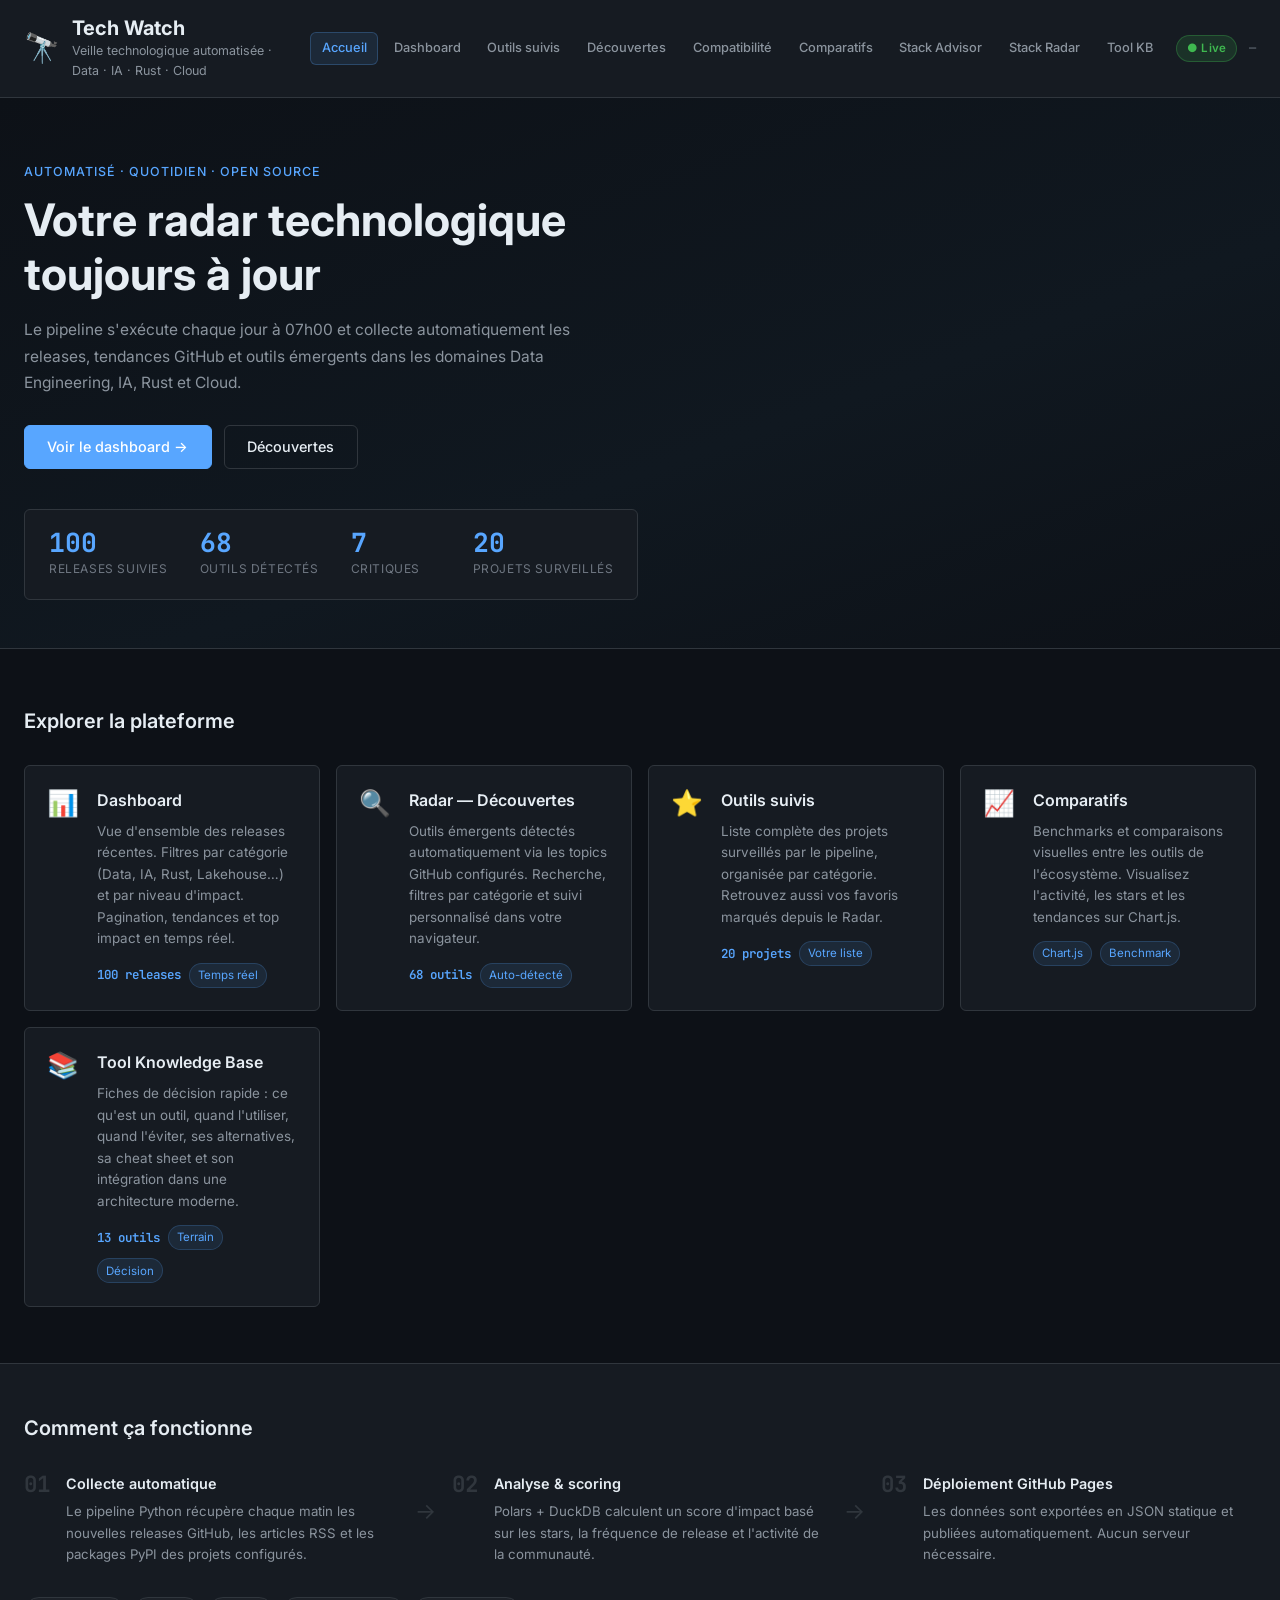
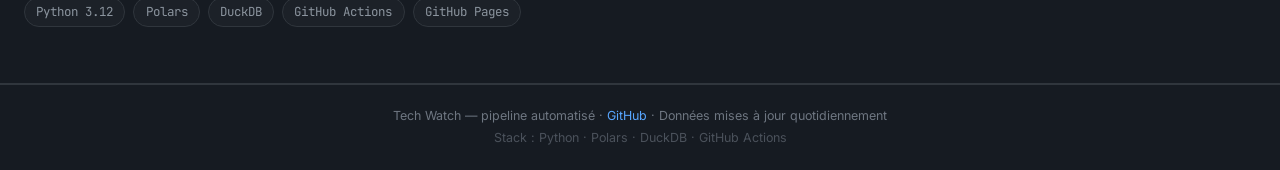
<file: web/index.html>
﻿<!DOCTYPE html>
<html lang="fr">
<head>
  <meta charset="UTF-8" />
  <meta name="viewport" content="width=device-width, initial-scale=1.0" />
  <link rel="icon" type="image/png" href="ico/01.png">
  <title>Tech Watch — Veille Technologique</title>
  <link rel="stylesheet" href="styles.css" />
  <link rel="preconnect" href="https://fonts.googleapis.com" />
  <link href="https://fonts.googleapis.com/css2?family=Inter:wght@300;400;500;600;700&family=JetBrains+Mono:wght@400;500&display=swap" rel="stylesheet" />
</head>
<body class="home-page">

  <!-- ─── HEADER ──────────────────────────────────────────────── -->
  <header class="site-header">
    <div class="container">
      <div class="header-brand">
        <span class="header-icon">🔭</span>
        <div>
          <h1 class="header-title">Tech Watch</h1>
          <p class="header-subtitle">Veille technologique automatisée · Data · IA · Rust · Cloud</p>
        </div>
      </div>
      <div class="header-meta">
        <nav class="header-nav">
          <a href="index.html" class="nav-link nav-link-active">Accueil</a>
          <a href="dashboard.html" class="nav-link">Dashboard</a>
          <a href="outils.html" class="nav-link">Outils suivis</a>
          <a href="radar.html" class="nav-link">Découvertes</a>
          <a href="compat.html"  class="nav-link">Compatibilité</a>
          <a href="compare.html" class="nav-link">Comparatifs</a>
          <a href="stack-advisor.html" class="nav-link">Stack Advisor</a>
          <a href="stack-advisor-radar.html" class="nav-link">Stack Radar</a>
          <a href="tools.html" class="nav-link">Tool KB</a>
        </nav>
        <span class="badge badge-live">● Live</span>
        <span id="home-updated" class="header-updated">—</span>
      </div>
    </div>
  </header>

  <!-- ─── HERO ─────────────────────────────────────────────────── -->
  <section class="home-hero">
    <div class="container">
      <div class="home-hero-content">
        <p class="home-hero-eyebrow">Automatisé · Quotidien · Open Source</p>
        <h2 class="home-hero-title">Votre radar technologique<br>toujours à jour</h2>
        <p class="home-hero-desc">
          Le pipeline s'exécute chaque jour à 07h00 et collecte automatiquement les releases,
          tendances GitHub et outils émergents dans les domaines Data Engineering, IA, Rust et Cloud.
        </p>
        <div class="home-hero-actions">
          <a href="dashboard.html" class="home-btn home-btn-primary">Voir le dashboard →</a>
          <a href="radar.html" class="home-btn home-btn-secondary">Découvertes</a>
        </div>
      </div>
      <div class="home-hero-stats" id="hero-stats">
        <div class="home-hero-stat">
          <strong id="hs-releases">—</strong>
          <span>Releases suivies</span>
        </div>
        <div class="home-hero-stat">
          <strong id="hs-discoveries">—</strong>
          <span>Outils détectés</span>
        </div>
        <div class="home-hero-stat">
          <strong id="hs-critical">—</strong>
          <span>Critiques</span>
        </div>
        <div class="home-hero-stat">
          <strong id="hs-projects">—</strong>
          <span>Projets surveillés</span>
        </div>
      </div>
    </div>
  </section>

  <!-- ─── PAGES GRID ───────────────────────────────────────────── -->
  <section class="home-pages">
    <div class="container">
      <h2 class="home-section-title">Explorer la plateforme</h2>
      <div class="home-pages-grid">

        <a href="dashboard.html" class="home-page-card">
          <span class="home-page-icon">📊</span>
          <div class="home-page-body">
            <h3 class="home-page-title">Dashboard</h3>
            <p class="home-page-desc">
              Vue d'ensemble des releases récentes. Filtres par catégorie (Data, IA, Rust, Lakehouse…)
              et par niveau d'impact. Pagination, tendances et top impact en temps réel.
            </p>
            <div class="home-page-meta">
              <span class="home-page-stat" id="ps-releases">— releases</span>
              <span class="home-page-tag">Temps réel</span>
            </div>
          </div>
        </a>

        <a href="radar.html" class="home-page-card">
          <span class="home-page-icon">🔍</span>
          <div class="home-page-body">
            <h3 class="home-page-title">Radar — Découvertes</h3>
            <p class="home-page-desc">
              Outils émergents détectés automatiquement via les topics GitHub configurés.
              Recherche, filtres par catégorie et suivi personnalisé dans votre navigateur.
            </p>
            <div class="home-page-meta">
              <span class="home-page-stat" id="ps-discoveries">— outils</span>
              <span class="home-page-tag">Auto-détecté</span>
            </div>
          </div>
        </a>

        <a href="outils.html" class="home-page-card">
          <span class="home-page-icon">⭐</span>
          <div class="home-page-body">
            <h3 class="home-page-title">Outils suivis</h3>
            <p class="home-page-desc">
              Liste complète des projets surveillés par le pipeline, organisée par catégorie.
              Retrouvez aussi vos favoris marqués depuis le Radar.
            </p>
            <div class="home-page-meta">
              <span class="home-page-stat" id="ps-tracked">— projets</span>
              <span class="home-page-tag">Votre liste</span>
            </div>
          </div>
        </a>

        <a href="compare.html" class="home-page-card">
          <span class="home-page-icon">📈</span>
          <div class="home-page-body">
            <h3 class="home-page-title">Comparatifs</h3>
            <p class="home-page-desc">
              Benchmarks et comparaisons visuelles entre les outils de l'écosystème.
              Visualisez l'activité, les stars et les tendances sur Chart.js.
            </p>
            <div class="home-page-meta">
              <span class="home-page-tag">Chart.js</span>
              <span class="home-page-tag">Benchmark</span>
            </div>
          </div>
        </a>

        <a href="tools.html" class="home-page-card">
          <span class="home-page-icon">📚</span>
          <div class="home-page-body">
            <h3 class="home-page-title">Tool Knowledge Base</h3>
            <p class="home-page-desc">
              Fiches de décision rapide : ce qu'est un outil, quand l'utiliser, quand l'éviter,
              ses alternatives, sa cheat sheet et son intégration dans une architecture moderne.
            </p>
            <div class="home-page-meta">
              <span class="home-page-stat" id="ps-tools">— outils</span>
              <span class="home-page-tag">Terrain</span>
              <span class="home-page-tag">Décision</span>
            </div>
          </div>
        </a>

      </div>
    </div>
  </section>

  <!-- ─── PIPELINE INFO ────────────────────────────────────────── -->
  <section class="home-pipeline">
    <div class="container">
      <h2 class="home-section-title">Comment ça fonctionne</h2>
      <div class="home-pipeline-steps">
        <div class="home-pipeline-step">
          <span class="home-pipeline-num">01</span>
          <div>
            <h4>Collecte automatique</h4>
            <p>Le pipeline Python récupère chaque matin les nouvelles releases GitHub, les articles RSS et les packages PyPI des projets configurés.</p>
          </div>
        </div>
        <div class="home-pipeline-arrow">→</div>
        <div class="home-pipeline-step">
          <span class="home-pipeline-num">02</span>
          <div>
            <h4>Analyse &amp; scoring</h4>
            <p>Polars + DuckDB calculent un score d'impact basé sur les stars, la fréquence de release et l'activité de la communauté.</p>
          </div>
        </div>
        <div class="home-pipeline-arrow">→</div>
        <div class="home-pipeline-step">
          <span class="home-pipeline-num">03</span>
          <div>
            <h4>Déploiement GitHub Pages</h4>
            <p>Les données sont exportées en JSON statique et publiées automatiquement. Aucun serveur nécessaire.</p>
          </div>
        </div>
      </div>
      <div class="home-pipeline-stack">
        <span class="home-stack-badge">Python 3.12</span>
        <span class="home-stack-badge">Polars</span>
        <span class="home-stack-badge">DuckDB</span>
        <span class="home-stack-badge">GitHub Actions</span>
        <span class="home-stack-badge">GitHub Pages</span>
      </div>
    </div>
  </section>

  <!-- ─── FOOTER ───────────────────────────────────────────────── -->
  <footer class="site-footer">
    <div class="container">
      <p>
        Tech Watch — pipeline automatisé ·
        <a href="https://github.com" target="_blank" rel="noopener">GitHub</a> ·
        Données mises à jour quotidiennement
      </p>
      <p class="footer-stack">Stack : Python · Polars · DuckDB · GitHub Actions</p>
    </div>
  </footer>

  <script src="tools-data.js"></script>
  <script>
    (async () => {
      try {
        const r = await fetch(`./data.json?t=${Date.now()}`);
        if (!r.ok) return;
        const d = await r.json();
        const releases    = d.releases    || [];
        const discoveries = d.discoveries || [];
        const critical    = releases.filter(x => x.impact_level === 'critical').length;
        const projects    = new Set(releases.map(x => x.name)).size;

        document.getElementById('hs-releases').textContent    = releases.length;
        document.getElementById('hs-discoveries').textContent = discoveries.length;
        document.getElementById('hs-critical').textContent    = critical;
        document.getElementById('hs-projects').textContent    = projects;

        document.getElementById('ps-releases').textContent    = `${releases.length} releases`;
        document.getElementById('ps-discoveries').textContent = `${discoveries.length} outils`;
        document.getElementById('ps-tracked').textContent     = `${projects} projets`;
        if (typeof TOOLS_KB !== 'undefined')
          document.getElementById('ps-tools').textContent     = `${TOOLS_KB.length} outils`;

        if (d.generated_at) {
          const dt = new Date(d.generated_at);
          document.getElementById('home-updated').textContent =
            `Mis à jour ${dt.toLocaleDateString('fr-FR', {day:'2-digit',month:'short'})} ${dt.toLocaleTimeString('fr-FR', {hour:'2-digit',minute:'2-digit'})}`;
        }
      } catch (e) {
        console.warn('home: data.json unavailable', e);
      }
    })();
  </script>
</body>
</html>
</file>
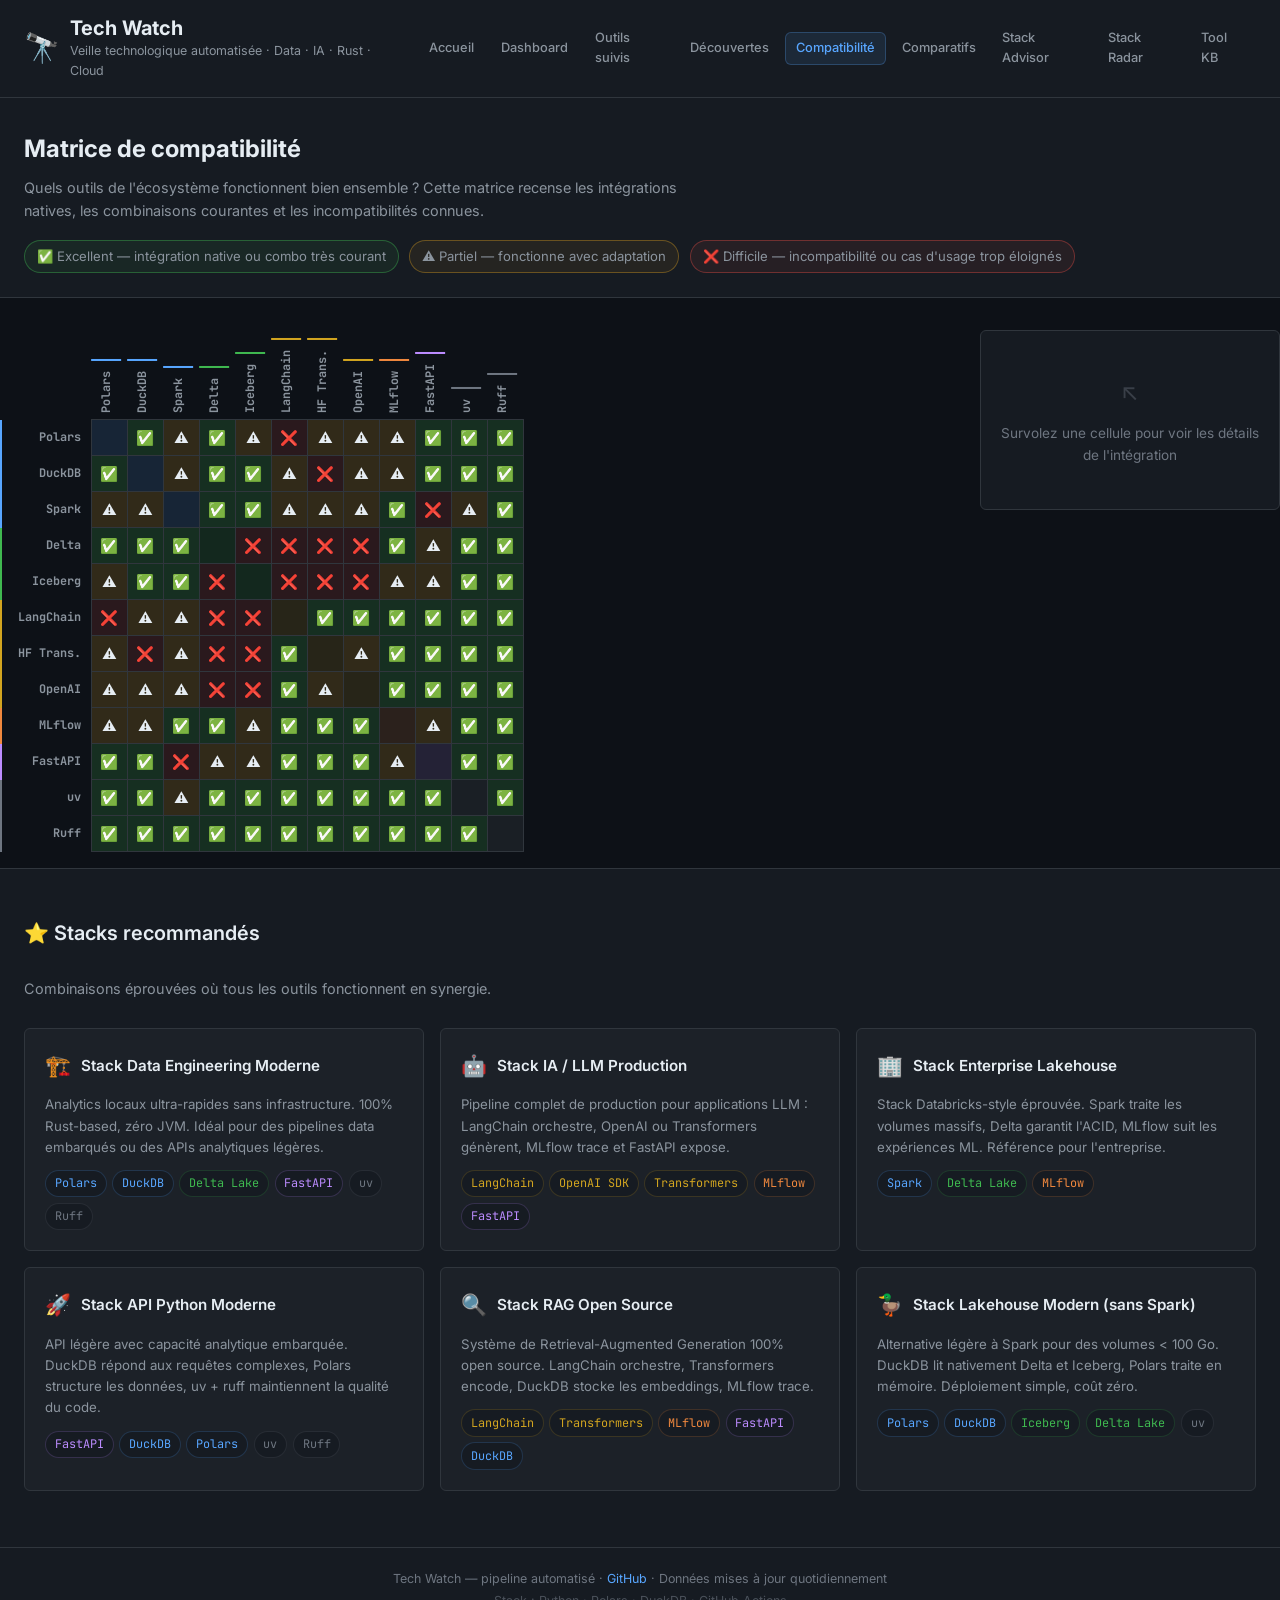
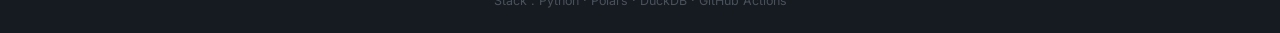
<file: web/compat.html>
<!DOCTYPE html>
<html lang="fr">
<head>
  <meta charset="UTF-8" />
  <meta name="viewport" content="width=device-width, initial-scale=1.0" />
  <link rel="icon" type="image/png" href="ico/01.png">
  <title>Compatibilité — Tech Watch</title>
  <link rel="stylesheet" href="styles.css" />
  <link rel="preconnect" href="https://fonts.googleapis.com" />
  <link href="https://fonts.googleapis.com/css2?family=Inter:wght@300;400;500;600;700&family=JetBrains+Mono:wght@400;500&display=swap" rel="stylesheet" />
</head>
<body>

  <!-- ─── HEADER ──────────────────────────────────────────────── -->
  <header class="site-header">
    <div class="container">
      <div class="header-brand">
        <a href="index.html" style="display:flex;align-items:center;gap:.6rem;text-decoration:none;color:inherit">
          <span class="header-icon">🔭</span>
          <div>
            <h1 class="header-title">Tech Watch</h1>
            <p class="header-subtitle">Veille technologique automatisée · Data · IA · Rust · Cloud</p>
          </div>
        </a>
      </div>
      <nav class="header-nav">
        <a href="index.html"     class="nav-link">Accueil</a>
        <a href="dashboard.html" class="nav-link">Dashboard</a>
        <a href="outils.html"    class="nav-link">Outils suivis</a>
        <a href="radar.html"     class="nav-link">Découvertes</a>
        <a href="compat.html"    class="nav-link nav-link-active">Compatibilité</a>
        <a href="compare.html"   class="nav-link">Comparatifs</a>
        <a href="stack-advisor.html" class="nav-link">Stack Advisor</a>
        <a href="stack-advisor-radar.html" class="nav-link">Stack Radar</a>
        <a href="tools.html" class="nav-link">Tool KB</a>
      </nav>
    </div>
  </header>

  <!-- ─── HERO ─────────────────────────────────────────────────── -->
  <section class="tools-intro">
    <div class="container">
      <h2 class="tools-intro-title">Matrice de compatibilité</h2>
      <p class="tools-intro-sub">
        Quels outils de l'écosystème fonctionnent bien ensemble ? Cette matrice recense
        les intégrations natives, les combinaisons courantes et les incompatibilités connues.
      </p>
      <div class="compat-legend">
        <span class="legend-item legend-great">✅ Excellent — intégration native ou combo très courant</span>
        <span class="legend-item legend-ok">⚠️ Partiel — fonctionne avec adaptation</span>
        <span class="legend-item legend-poor">❌ Difficile — incompatibilité ou cas d'usage trop éloignés</span>
      </div>
    </div>
  </section>

  <!-- ─── MATRIX ───────────────────────────────────────────────── -->
  <section class="container compat-section">
    <div class="compat-layout">

      <!-- Matrix -->
      <div class="compat-matrix-wrap">
        <table id="compat-table" class="compat-table" aria-label="Matrice de compatibilité des outils"></table>
      </div>

      <!-- Detail panel -->
      <div class="compat-detail" id="compat-detail">
        <div class="compat-detail-placeholder" id="detail-placeholder">
          <span>↖</span>
          <p>Survolez une cellule pour voir les détails de l'intégration</p>
        </div>
        <div class="compat-detail-content hidden" id="detail-content">
          <div class="detail-pair" id="detail-pair"></div>
          <div class="detail-badge-wrap" id="detail-badge"></div>
          <p class="detail-note" id="detail-note"></p>
          <div class="detail-tags" id="detail-tags"></div>
        </div>
      </div>

    </div>
  </section>

  <!-- ─── STACKS RECOMMANDÉS ──────────────────────────────────── -->
  <section class="compat-stacks-section">
    <div class="container">
      <h2 class="home-section-title">⭐ Stacks recommandés</h2>
      <p class="tools-intro-sub" style="margin-bottom:1.75rem">
        Combinaisons éprouvées où tous les outils fonctionnent en synergie.
      </p>
      <div class="stacks-grid" id="stacks-grid"></div>
    </div>
  </section>

  <!-- ─── FOOTER ───────────────────────────────────────────────── -->
  <footer class="site-footer">
    <div class="container">
      <p>
        Tech Watch — pipeline automatisé ·
        <a href="https://github.com" target="_blank" rel="noopener">GitHub</a> ·
        Données mises à jour quotidiennement
      </p>
      <p class="footer-stack">Stack : Python · Polars · DuckDB · GitHub Actions</p>
    </div>
  </footer>

  <script>
  // ── Données ──────────────────────────────────────────────────────
  const TOOLS = [
    { id: 'polars',       name: 'Polars',       cat: 'data',    catLabel: 'Data',    short: 'Polars'  },
    { id: 'duckdb',       name: 'DuckDB',       cat: 'data',    catLabel: 'Data',    short: 'DuckDB'  },
    { id: 'spark',        name: 'Spark',        cat: 'data',    catLabel: 'Data',    short: 'Spark'   },
    { id: 'delta',        name: 'Delta Lake',   cat: 'lake',    catLabel: 'Lakehouse', short: 'Delta' },
    { id: 'iceberg',      name: 'Iceberg',      cat: 'lake',    catLabel: 'Lakehouse', short: 'Iceberg'},
    { id: 'langchain',    name: 'LangChain',    cat: 'ai',      catLabel: 'AI',      short: 'LangChain'},
    { id: 'transformers', name: 'Transformers', cat: 'ai',      catLabel: 'AI',      short: 'HF Trans.'},
    { id: 'openai',       name: 'OpenAI SDK',   cat: 'ai',      catLabel: 'AI',      short: 'OpenAI'  },
    { id: 'mlflow',       name: 'MLflow',       cat: 'mlops',   catLabel: 'MLOps',   short: 'MLflow'  },
    { id: 'fastapi',      name: 'FastAPI',      cat: 'backend', catLabel: 'Backend', short: 'FastAPI' },
    { id: 'uv',           name: 'uv',           cat: 'tooling', catLabel: 'Tooling', short: 'uv'      },
    { id: 'ruff',         name: 'Ruff',         cat: 'tooling', catLabel: 'Tooling', short: 'Ruff'    },
  ];

  // Niveaux : great | ok | poor
  const COMPAT = {
    'polars:duckdb':         { level: 'great', note: 'Intégration native via Apache Arrow. DuckDB peut requêter un DataFrame Polars directement avec duckdb.sql(). Combinaison idéale pour analytics locaux.', tags: ['Arrow', 'natif'] },
    'polars:spark':          { level: 'ok',    note: 'Échange possible via Parquet ou Arrow Flight. APIs très différentes ; convertir un Polars DF en Spark DF demande un passage par fichier ou PyArrow.', tags: ['Parquet', 'conversion'] },
    'polars:delta':          { level: 'great', note: 'La librairie deltalake (delta-rs) expose une API Polars native : write_deltalake() et DeltaTable.to_pyarrow() → Polars. Très performant.', tags: ['delta-rs', 'natif'] },
    'polars:iceberg':        { level: 'ok',    note: 'PyIceberg ≥ 0.7 lit et écrit via PyArrow, compatible avec Polars. Pas de binding natif mais le flux fonctionne bien.', tags: ['PyArrow', 'pyiceberg'] },
    'polars:langchain':      { level: 'poor',  note: 'LangChain est conçu autour de Pandas pour ses Document loaders. Il faut convertir .to_pandas() avant chaque interaction. Pas recommandé en production lourde.', tags: ['Pandas requis'] },
    'polars:transformers':   { level: 'ok',    note: "Pas de binding direct, mais datasets HuggingFace supportent Arrow. On peut passer par polars → arrow → Dataset HF.", tags: ['PyArrow', 'HF Datasets'] },
    'polars:openai':         { level: 'ok',    note: 'Polars prépare les données textuelles (.to_series()), OpenAI les consomme via API. Pipeline découplé qui fonctionne bien.', tags: ['pipeline'] },
    'polars:mlflow':         { level: 'ok',    note: 'MLflow attend du Pandas pour mlflow.log_table(). Conversion légère depuis Polars. Pas bloquant.', tags: ['conversion Pandas'] },
    'polars:fastapi':        { level: 'great', note: 'Polars DataFrame → JSON via .to_dicts() dans les endpoints FastAPI. Pattern très courant et très propre.', tags: ['to_dicts()', 'REST'] },
    'polars:uv':             { level: 'great', note: 'uv installe Polars en quelques secondes (binaire Rust pré-compilé). Pas de dépendance runtime partagée mais stack très cohérente.', tags: ['Rust', 'rapide'] },
    'polars:ruff':           { level: 'great', note: 'Ruff lint et formate le code Python utilisant Polars. Aucun conflit, config partagée recommandée.', tags: ['lint', 'format'] },

    'duckdb:spark':          { level: 'ok',    note: 'Parquet ou Arrow Flight comme pont. DuckDB et Spark ciblent des échelles différentes (local vs cluster). On choisit l\'un ou l\'autre selon le volume.', tags: ['Parquet', 'échelles différentes'] },
    'duckdb:delta':          { level: 'great', note: 'Extension delta disponible dans DuckDB. LOAD delta; puis lecture directe de tables Delta via delta_scan(). Combo très puissant.', tags: ['extension delta', 'natif'] },
    'duckdb:iceberg':        { level: 'great', note: 'Support Iceberg natif dans DuckDB 0.10+. LOAD iceberg; puis iceberg_scan(). Lecture de métadonnées et données Iceberg sans Spark.', tags: ['natif', 'DuckDB 0.10+'] },
    'duckdb:langchain':      { level: 'ok',    note: 'LangChain a un SQLDatabaseChain qui supporte DuckDB. Permet de faire du text-to-SQL sur des données DuckDB.', tags: ['SQLChain', 'text-to-SQL'] },
    'duckdb:transformers':   { level: 'poor',  note: 'Flux très séparé : DuckDB extrait les features, Transformers modélise. Pas d\'intégration directe mais aucun conflit non plus.', tags: ['flux séparés'] },
    'duckdb:openai':         { level: 'ok',    note: 'Pattern : DuckDB prépare les données textuelles, OpenAI les enrichit. Fonctionne bien en pipeline ETL enrichi par LLM.', tags: ['pipeline LLM'] },
    'duckdb:mlflow':         { level: 'ok',    note: 'MLflow peut logger des DataFrames Pandas extraits de DuckDB. Pas de flavor DuckDB natif mais rien ne bloque.', tags: ['log Pandas'] },
    'duckdb:fastapi':        { level: 'great', note: 'DuckDB comme base analytique embarquée pour des endpoints FastAPI. Zéro infrastructure, performances excellentes pour des workloads read-heavy.', tags: ['embarqué', 'analytics'] },
    'duckdb:uv':             { level: 'great', note: 'uv installe duckdb (binaire Rust). Stack cohérente et très rapide à bootstrapper.', tags: ['Rust', 'rapide'] },
    'duckdb:ruff':           { level: 'great', note: 'Ruff lint le code Python DuckDB. Aucun conflit.', tags: ['lint'] },

    'spark:delta':           { level: 'great', note: 'Intégration de référence. Delta Lake a été créé par Databricks pour fonctionner avec Spark. Toutes les opérations ACID, time travel et schema evolution sont disponibles nativement.', tags: ['Databricks', 'ACID', 'natif'] },
    'spark:iceberg':         { level: 'great', note: 'Connecteur Spark-Iceberg officiel (org.apache.iceberg:iceberg-spark). Supporte toutes les opérations DML, merge-on-read, copy-on-write.', tags: ['officiel', 'DML'] },
    'spark:langchain':       { level: 'ok',    note: 'LangChain peut exécuter du SparkSQL via SQLDatabaseChain. Possible mais lourd à mettre en place — Spark doit être démarré en amont.', tags: ['SparkSQL', 'setup complexe'] },
    'spark:transformers':    { level: 'ok',    note: 'spark-nlp (John Snow Labs) est distinct de HF Transformers. Pour HF sur Spark, on peut utiliser petastorm ou simplement distribuer l\'inférence avec pandas_udf.', tags: ['pandas_udf', 'petastorm'] },
    'spark:openai':          { level: 'ok',    note: 'Intégration possible via pandas_udf qui appelle l\'API OpenAI depuis des workers Spark. Coûteux en latence mais fonctionne.', tags: ['pandas_udf', 'latence'] },
    'spark:mlflow':          { level: 'great', note: 'MLflow a une intégration Spark officielle. Logging automatique des métriques PySpark, saving de modèles MLlib, tracking des expériences.', tags: ['officiel', 'autolog'] },
    'spark:fastapi':         { level: 'poor',  note: 'Spark nécessite un cluster JVM. Le démarrer depuis un worker FastAPI est lourd et peu pratique. Pour ce cas, préférez DuckDB ou Polars.', tags: ['JVM', 'déconseillé'] },
    'spark:uv':              { level: 'ok',    note: 'uv peut gérer les dépendances Python du job PySpark. La JVM reste gérée séparément (JAVA_HOME). Cohabitation possible.', tags: ['JVM séparée'] },
    'spark:ruff':            { level: 'great', note: 'Ruff lint le code PySpark. Aucun conflit.', tags: ['lint'] },

    'delta:iceberg':         { level: 'poor',  note: 'Formats ouverts concurrents avec des specs différentes. Databricks UniForm permet d\'exposer une table Delta avec des métadonnées Iceberg. Autrement, migration via spark ou outils externes.', tags: ['UniForm', 'concurrent'] },
    'delta:langchain':       { level: 'poor',  note: 'Pas de connecteur LangChain pour Delta Lake. On peut accéder via SparkSQL ou DuckDB en intermédiaire.', tags: ['via intermédiaire'] },
    'delta:transformers':    { level: 'poor',  note: 'Delta est un format de stockage, Transformers un framework ML. Flux très séparés. Delta stocke les datasets d\'entraînement, Transformers les lit via Parquet.', tags: ['flux séparés'] },
    'delta:openai':          { level: 'poor',  note: 'Pas d\'intégration directe. Delta stocke les données textuelles, OpenAI les consomme. Pipeline manuel nécessaire.', tags: ['flux séparés'] },
    'delta:mlflow':          { level: 'great', note: 'MLflow peut utiliser Delta comme format de stockage pour les datasets. Unity Catalog (Databricks) gère Delta + MLflow nativement.', tags: ['Unity Catalog', 'Databricks'] },
    'delta:fastapi':         { level: 'ok',    note: 'FastAPI peut lire des tables Delta via delta-rs sans Spark. Temps de lecture acceptable pour des petites tables. Pour du volumétrique, préférez DuckDB en intermédiaire.', tags: ['delta-rs', 'petites tables'] },
    'delta:uv':              { level: 'great', note: 'uv installe deltalake (delta-rs, Rust). Stack Python Rust-based cohérente.', tags: ['delta-rs', 'Rust'] },
    'delta:ruff':            { level: 'great', note: 'Ruff lint. Aucun conflit.', tags: ['lint'] },

    'iceberg:langchain':     { level: 'poor',  note: 'Pas de connecteur LangChain pour Iceberg. Accès indirect via SQL (Spark, DuckDB, Trino).', tags: ['indirect'] },
    'iceberg:transformers':  { level: 'poor',  note: 'Flux séparés. Iceberg stocke, Transformers modélise. Aucune intégration directe.', tags: ['flux séparés'] },
    'iceberg:openai':        { level: 'poor',  note: 'Pas d\'intégration directe. Pipeline manuel : Iceberg → extraction → OpenAI.', tags: ['pipeline manuel'] },
    'iceberg:mlflow':        { level: 'ok',    note: 'MLflow peut logger des datasets Iceberg comme artifacts. Pas de flavor natif mais fonctionne via PyArrow.', tags: ['artifacts'] },
    'iceberg:fastapi':       { level: 'ok',    note: 'Possible via PyIceberg mais pas la combinaison la plus courante. DuckDB en intermédiaire est plus simple.', tags: ['via DuckDB'] },
    'iceberg:uv':            { level: 'great', note: 'uv installe pyiceberg. Stack cohérente.', tags: ['Rust', 'rapide'] },
    'iceberg:ruff':          { level: 'great', note: 'Ruff lint. Aucun conflit.', tags: ['lint'] },

    'langchain:transformers': { level: 'great', note: 'LangChain a une intégration HuggingFacePipeline native. Combo très populaire pour des applications RAG open-source. Les modèles HF s\'utilisent directement comme LLM dans les chains.', tags: ['HuggingFacePipeline', 'RAG', 'natif'] },
    'langchain:openai':      { level: 'great', note: 'OpenAI est le LLM de référence pour LangChain. Intégration first-class via langchain-openai. La quasi-totalité des exemples LangChain utilisent OpenAI.', tags: ['first-class', 'langchain-openai'] },
    'langchain:mlflow':      { level: 'great', note: 'MLflow trace automatiquement les runs LangChain via mlflow.langchain.autolog(). Logging des prompts, réponses, latence et coûts tokens.', tags: ['autolog', 'tracing'] },
    'langchain:fastapi':     { level: 'great', note: 'LangServe = LangChain + FastAPI. Librairie officielle pour exposer des chains LangChain comme API REST. Le combo de production recommandé.', tags: ['LangServe', 'officiel'] },
    'langchain:uv':          { level: 'great', note: 'uv installe langchain et ses dépendances rapidement. Pas de conflit.', tags: ['rapide'] },
    'langchain:ruff':        { level: 'great', note: 'Ruff lint le code LangChain. Aucun conflit.', tags: ['lint'] },

    'transformers:openai':   { level: 'ok',    note: 'HF Transformers (open-source) et OpenAI (propriétaire) ciblent le même but par des voies différentes. On peut les mixer dans une app mais ce n\'est pas une intégration directe.', tags: ['alternatives', 'coexistence'] },
    'transformers:mlflow':   { level: 'great', note: 'MLflow a un flavor HuggingFace officiel : mlflow.transformers.log_model() et load_model(). Gestion complète du cycle de vie des modèles HF.', tags: ['flavor officiel', 'lifecycle'] },
    'transformers:fastapi':  { level: 'great', note: 'Pattern de référence : modèle HF chargé au démarrage FastAPI, exposé via un endpoint /predict. Très répandu pour le serving de modèles NLP.', tags: ['serving', 'pattern courant'] },
    'transformers:uv':       { level: 'great', note: 'uv installe transformers et ses dépendances (torch, etc.). Plus rapide que pip pour les dépendances lourdes ML.', tags: ['rapide', 'ML heavy deps'] },
    'transformers:ruff':     { level: 'great', note: 'Ruff lint. Aucun conflit.', tags: ['lint'] },

    'openai:mlflow':         { level: 'great', note: 'MLflow a un flavor OpenAI officiel : log des appels, traçage des coûts, versioning de prompts. Essentiel pour contrôler les dépenses en production.', tags: ['flavor officiel', 'coûts', 'prompts'] },
    'openai:fastapi':        { level: 'great', note: 'Pattern classique et très répandu : wrapper FastAPI autour de l\'API OpenAI pour ajouter auth, rate limiting, cache, monitoring.', tags: ['wrapper', 'auth', 'cache'] },
    'openai:uv':             { level: 'great', note: 'uv installe openai très rapidement. Stack cohérente.', tags: ['rapide'] },
    'openai:ruff':           { level: 'great', note: 'Ruff lint. Aucun conflit.', tags: ['lint'] },

    'mlflow:fastapi':        { level: 'ok',    note: 'MLflow a son propre serveur mlflow serve. FastAPI est utile pour wrapping custom avec logique métier supplémentaire. Les deux peuvent coexister.', tags: ['mlflow serve', 'custom'] },
    'mlflow:uv':             { level: 'great', note: 'uv installe mlflow. Stack cohérente.', tags: ['rapide'] },
    'mlflow:ruff':           { level: 'great', note: 'Ruff lint. Aucun conflit.', tags: ['lint'] },

    'fastapi:uv':            { level: 'great', note: 'uv gère le venv et les dépendances du projet FastAPI. Combo de référence pour un nouveau projet Python backend moderne.', tags: ['venv', 'moderne'] },
    'fastapi:ruff':          { level: 'great', note: 'Ruff lint et formate le code FastAPI. Recommandé par l\'équipe FastAPI. Config pyproject.toml partagée.', tags: ['recommandé', 'pyproject'] },

    'uv:ruff':               { level: 'great', note: 'Tous les deux développés par Astral, en Rust. uv gère les dépendances et venvs, ruff lint et formate. Le combo parfait pour un projet Python moderne.', tags: ['Astral', 'Rust', 'combo parfait'] },
  };

  const STACKS = [
    {
      name: 'Stack Data Engineering Moderne',
      icon: '🏗️',
      tools: ['polars', 'duckdb', 'delta', 'fastapi', 'uv', 'ruff'],
      desc: 'Analytics locaux ultra-rapides sans infrastructure. 100% Rust-based, zéro JVM. Idéal pour des pipelines data embarqués ou des APIs analytiques légères.',
      level: 'great',
    },
    {
      name: 'Stack IA / LLM Production',
      icon: '🤖',
      tools: ['langchain', 'openai', 'transformers', 'mlflow', 'fastapi'],
      desc: 'Pipeline complet de production pour applications LLM : LangChain orchestre, OpenAI ou Transformers génèrent, MLflow trace et FastAPI expose.',
      level: 'great',
    },
    {
      name: 'Stack Enterprise Lakehouse',
      icon: '🏢',
      tools: ['spark', 'delta', 'mlflow'],
      desc: 'Stack Databricks-style éprouvée. Spark traite les volumes massifs, Delta garantit l\'ACID, MLflow suit les expériences ML. Référence pour l\'entreprise.',
      level: 'great',
    },
    {
      name: 'Stack API Python Moderne',
      icon: '🚀',
      tools: ['fastapi', 'duckdb', 'polars', 'uv', 'ruff'],
      desc: 'API légère avec capacité analytique embarquée. DuckDB répond aux requêtes complexes, Polars structure les données, uv + ruff maintiennent la qualité du code.',
      level: 'great',
    },
    {
      name: 'Stack RAG Open Source',
      icon: '🔍',
      tools: ['langchain', 'transformers', 'mlflow', 'fastapi', 'duckdb'],
      desc: 'Système de Retrieval-Augmented Generation 100% open source. LangChain orchestre, Transformers encode, DuckDB stocke les embeddings, MLflow trace.',
      level: 'great',
    },
    {
      name: 'Stack Lakehouse Modern (sans Spark)',
      icon: '🦆',
      tools: ['polars', 'duckdb', 'iceberg', 'delta', 'uv'],
      desc: 'Alternative légère à Spark pour des volumes < 100 Go. DuckDB lit nativement Delta et Iceberg, Polars traite en mémoire. Déploiement simple, coût zéro.',
      level: 'great',
    },
  ];

  // ── Utilitaires ──────────────────────────────────────────────────
  const toolById = Object.fromEntries(TOOLS.map(t => [t.id, t]));

  function getCompat(a, b) {
    return COMPAT[`${a}:${b}`] || COMPAT[`${b}:${a}`] || null;
  }

  const CAT_COLORS = {
    data:    '#58a6ff',
    lake:    '#3fb950',
    ai:      '#d2a520',
    mlops:   '#f0883e',
    backend: '#bc8cff',
    tooling: '#6e7681',
  };

  // ── Rendu de la matrice ──────────────────────────────────────────
  function renderMatrix() {
    const table = document.getElementById('compat-table');

    // Ligne de header (colonnes) avec texte rotaté
    let html = '<thead><tr><th class="mat-corner"></th>';
    for (const t of TOOLS) {
      html += `<th class="mat-col-head">
        <div class="mat-col-label" title="${t.name}" style="border-bottom-color:${CAT_COLORS[t.cat]}">
          ${t.short}
        </div>
      </th>`;
    }
    html += '</tr></thead><tbody>';

    for (const t1 of TOOLS) {
      const color1 = CAT_COLORS[t1.cat];
      html += `<tr>
        <th class="mat-row-head" title="${t1.name}" style="border-left-color:${color1}">
          <span>${t1.short}</span>
        </th>`;
      for (const t2 of TOOLS) {
        if (t1.id === t2.id) {
          html += `<td class="mat-self" style="background:${color1}22"></td>`;
        } else {
          const c = getCompat(t1.id, t2.id);
          if (!c) {
            html += `<td class="mat-cell mat-unknown" data-a="${t1.id}" data-b="${t2.id}">·</td>`;
          } else {
            const icon = c.level === 'great' ? '✅' : c.level === 'ok' ? '⚠️' : '❌';
            html += `<td class="mat-cell mat-${c.level}" data-a="${t1.id}" data-b="${t2.id}" tabindex="0">${icon}</td>`;
          }
        }
      }
      html += '</tr>';
    }
    html += '</tbody>';
    table.innerHTML = html;

    // Events hover
    table.querySelectorAll('.mat-cell[data-a]').forEach(cell => {
      cell.addEventListener('mouseenter', () => showDetail(cell.dataset.a, cell.dataset.b));
    });
    table.addEventListener('mouseleave', () => hideDetail());
  }

  function showDetail(aId, bId) {
    const a = toolById[aId];
    const b = toolById[bId];
    const c = getCompat(aId, bId);
    if (!c) return;

    const levelLabel = c.level === 'great' ? '✅ Excellent'
                     : c.level === 'ok'    ? '⚠️ Partiel'
                     :                       '❌ Difficile';
    const levelClass = `detail-level-${c.level}`;

    document.getElementById('detail-pair').innerHTML =
      `<span style="color:${CAT_COLORS[a.cat]}">${a.name}</span>
       <span class="detail-plus">+</span>
       <span style="color:${CAT_COLORS[b.cat]}">${b.name}</span>`;

    document.getElementById('detail-badge').innerHTML =
      `<span class="detail-level ${levelClass}">${levelLabel}</span>`;

    document.getElementById('detail-note').textContent = c.note;

    const tags = (c.tags || []).map(t => `<span class="detail-tag">${t}</span>`).join('');
    document.getElementById('detail-tags').innerHTML = tags;

    document.getElementById('detail-placeholder').classList.add('hidden');
    document.getElementById('detail-content').classList.remove('hidden');
  }

  function hideDetail() {
    document.getElementById('detail-placeholder').classList.remove('hidden');
    document.getElementById('detail-content').classList.add('hidden');
  }

  // ── Rendu des stacks ─────────────────────────────────────────────
  function renderStacks() {
    const grid = document.getElementById('stacks-grid');
    grid.innerHTML = STACKS.map(s => {
      const badges = s.tools.map(id => {
        const t = toolById[id];
        return `<span class="stack-tool-badge" style="border-color:${CAT_COLORS[t.cat]}30;color:${CAT_COLORS[t.cat]}">${t.name}</span>`;
      }).join('');
      return `<div class="stack-card">
        <div class="stack-card-header">
          <span class="stack-icon">${s.icon}</span>
          <h3 class="stack-name">${s.name}</h3>
        </div>
        <p class="stack-desc">${s.desc}</p>
        <div class="stack-tools">${badges}</div>
      </div>`;
    }).join('');
  }

  // ── Init ─────────────────────────────────────────────────────────
  renderMatrix();
  renderStacks();
  </script>
</body>
</html>
</file>
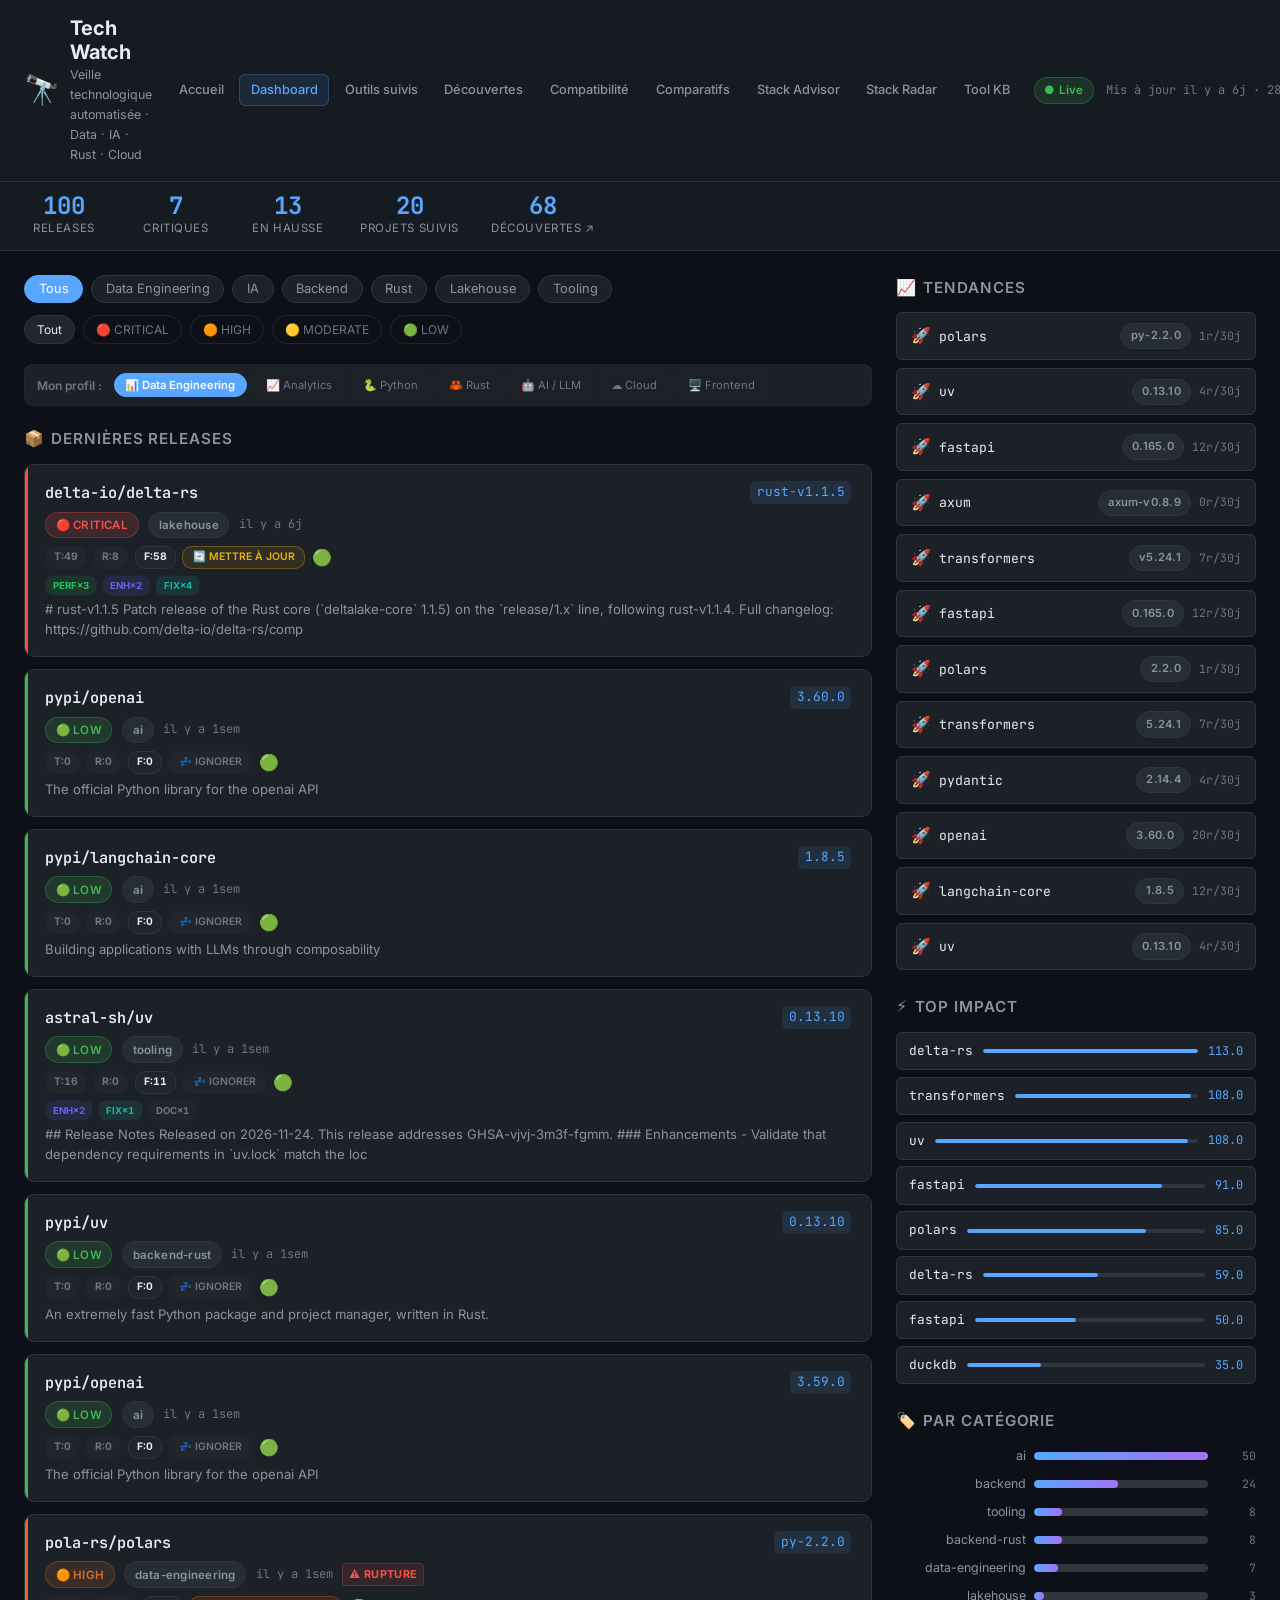
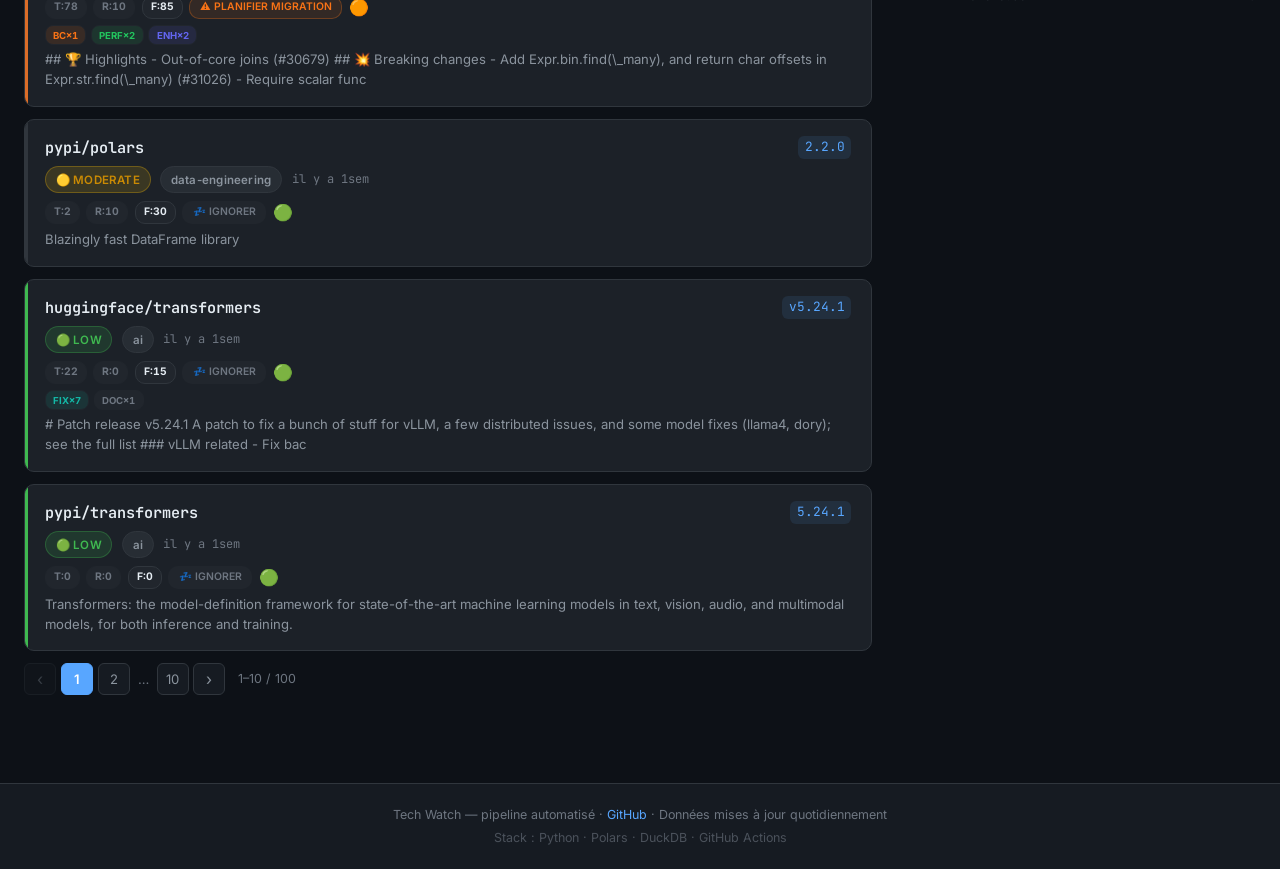
<file: web/dashboard.html>
<!DOCTYPE html>
<html lang="fr">
<head>
  <meta charset="UTF-8" />
  <meta name="viewport" content="width=device-width, initial-scale=1.0" />
  <link rel="icon" type="image/png" href="ico/01.png">
  <title>Dashboard — Tech Watch</title>
  <link rel="stylesheet" href="styles.css" />
  <link rel="preconnect" href="https://fonts.googleapis.com" />
  <link href="https://fonts.googleapis.com/css2?family=Inter:wght@300;400;500;600;700&family=JetBrains+Mono:wght@400;500&display=swap" rel="stylesheet" />
</head>
<body>

  <!-- ─── HEADER ──────────────────────────────────────────────── -->
  <header class="site-header">
    <div class="container">
      <div class="header-brand">
        <a href="index.html" style="display:flex;align-items:center;gap:.6rem;text-decoration:none;color:inherit">
          <span class="header-icon">🔭</span>
          <div>
            <h1 class="header-title">Tech Watch</h1>
            <p class="header-subtitle">Veille technologique automatisée · Data · IA · Rust · Cloud</p>
          </div>
        </a>
      </div>
      <div class="header-meta">
        <nav class="header-nav">
          <a href="index.html" class="nav-link">Accueil</a>
          <a href="dashboard.html" class="nav-link nav-link-active">Dashboard</a>
          <a href="outils.html" class="nav-link">Outils suivis</a>
          <a href="radar.html" class="nav-link">Découvertes</a>
          <a href="compat.html"  class="nav-link">Compatibilité</a>
          <a href="compare.html" class="nav-link">Comparatifs</a>
          <a href="stack-advisor.html" class="nav-link">Stack Advisor</a>
          <a href="stack-advisor-radar.html" class="nav-link">Stack Radar</a>
          <a href="tools.html" class="nav-link">Tool KB</a>
        </nav>
        <span class="badge badge-live">● Live</span>
        <span id="last-updated" class="header-updated">Chargement...</span>
      </div>
    </div>
  </header>

  <!-- ─── STATS BAR ────────────────────────────────────────────── -->
  <section class="stats-bar">
    <div class="container stats-grid">
      <div class="stat-card">
        <span class="stat-value" id="stat-releases">—</span>
        <span class="stat-label">Releases</span>
      </div>
      <div class="stat-card">
        <span class="stat-value" id="stat-critical">—</span>
        <span class="stat-label">Critiques</span>
      </div>
      <div class="stat-card">
        <span class="stat-value" id="stat-rising">—</span>
        <span class="stat-label">En hausse</span>
      </div>
      <div class="stat-card">
        <span class="stat-value" id="stat-projects">—</span>
        <span class="stat-label">Projets suivis</span>
      </div>
      <div class="stat-card" style="cursor:pointer" onclick="location.href='radar.html'">
        <span class="stat-value" id="stat-discoveries">—</span>
        <span class="stat-label">Découvertes ↗</span>
      </div>
    </div>
  </section>

  <!-- ─── MAIN ─────────────────────────────────────────────────── -->
  <main class="container main-grid">

    <!-- ─── COL GAUCHE ─── -->
    <div class="col-main">

      <!-- FILTRES -->
      <div class="filter-bar">
        <button class="filter-btn active" data-filter="all">Tous</button>
        <button class="filter-btn" data-filter="data-engineering">Data Engineering</button>
        <button class="filter-btn" data-filter="ai">IA</button>
        <button class="filter-btn" data-filter="backend">Backend</button>
        <button class="filter-btn" data-filter="backend-rust">Rust</button>
        <button class="filter-btn" data-filter="lakehouse">Lakehouse</button>
        <button class="filter-btn" data-filter="tooling">Tooling</button>
      </div>

      <!-- IMPACT FILTER -->
      <div class="impact-bar">
        <span class="impact-filter active" data-impact="all">Tout</span>
        <span class="impact-filter" data-impact="critical">🔴 CRITICAL</span>
        <span class="impact-filter" data-impact="high">🟠 HIGH</span>
        <span class="impact-filter" data-impact="moderate">🟡 MODERATE</span>
        <span class="impact-filter" data-impact="low">🟢 LOW</span>
      </div>

      <!-- PROFILE SELECTOR -->
      <div class="profile-bar" id="profile-bar">
        <span class="profile-label">Mon profil :</span>
        <button class="profile-btn active" data-profile="data_engineering">📊 Data Engineering</button>
        <button class="profile-btn" data-profile="analytics_engineering">📈 Analytics</button>
        <button class="profile-btn" data-profile="python">🐍 Python</button>
        <button class="profile-btn" data-profile="rust">🦀 Rust</button>
        <button class="profile-btn" data-profile="ai_llm">🤖 AI / LLM</button>
        <button class="profile-btn" data-profile="cloud">☁️ Cloud</button>
        <button class="profile-btn" data-profile="frontend">🖥️ Frontend</button>
      </div>

      <!-- RELEASES LIST -->
      <section class="section">
        <h2 class="section-title">
          <span class="section-icon">📦</span>
          Dernières Releases
        </h2>
        <div id="releases-list" class="releases-list">
          <div class="skeleton-list">
            <div class="skeleton-card"></div>
            <div class="skeleton-card"></div>
            <div class="skeleton-card"></div>
          </div>
        </div>
        <div id="releases-pagination"></div>
      </section>

    </div>

    <!-- ─── COL DROITE ─── -->
    <div class="col-side">

      <!-- TENDANCES -->
      <section class="section">
        <h2 class="section-title">
          <span class="section-icon">📈</span>
          Tendances
        </h2>
        <div id="trends-list" class="trends-list">
          <div class="loading">Chargement...</div>
        </div>
      </section>

      <!-- TOP IMPACT -->
      <section class="section">
        <h2 class="section-title">
          <span class="section-icon">⚡</span>
          Top Impact
        </h2>
        <div id="top-impact" class="top-impact-list">
          <div class="loading">Chargement...</div>
        </div>
      </section>

      <!-- CATÉGORIES -->
      <section class="section">
        <h2 class="section-title">
          <span class="section-icon">🏷️</span>
          Par Catégorie
        </h2>
        <div id="category-chart" class="category-chart">
          <div class="loading">Chargement...</div>
        </div>
      </section>

    </div>
  </main>

  <!-- ─── MODAL DÉTAIL ─────────────────────────────────────────── -->
  <div id="modal-overlay" class="modal-overlay hidden" role="dialog" aria-modal="true">
    <div class="modal">
      <button class="modal-close" id="modal-close" aria-label="Fermer">✕</button>
      <div id="modal-content"></div>
    </div>
  </div>

  <!-- ─── FOOTER ───────────────────────────────────────────────── -->
  <footer class="site-footer">
    <div class="container">
      <p>
        Tech Watch — pipeline automatisé ·
        <a href="https://github.com" target="_blank" rel="noopener">GitHub</a> ·
        Données mises à jour quotidiennement
      </p>
      <p class="footer-stack">Stack : Python · Polars · DuckDB · GitHub Actions</p>
    </div>
  </footer>

  <script src="app.js"></script>
</body>
</html>
</file>
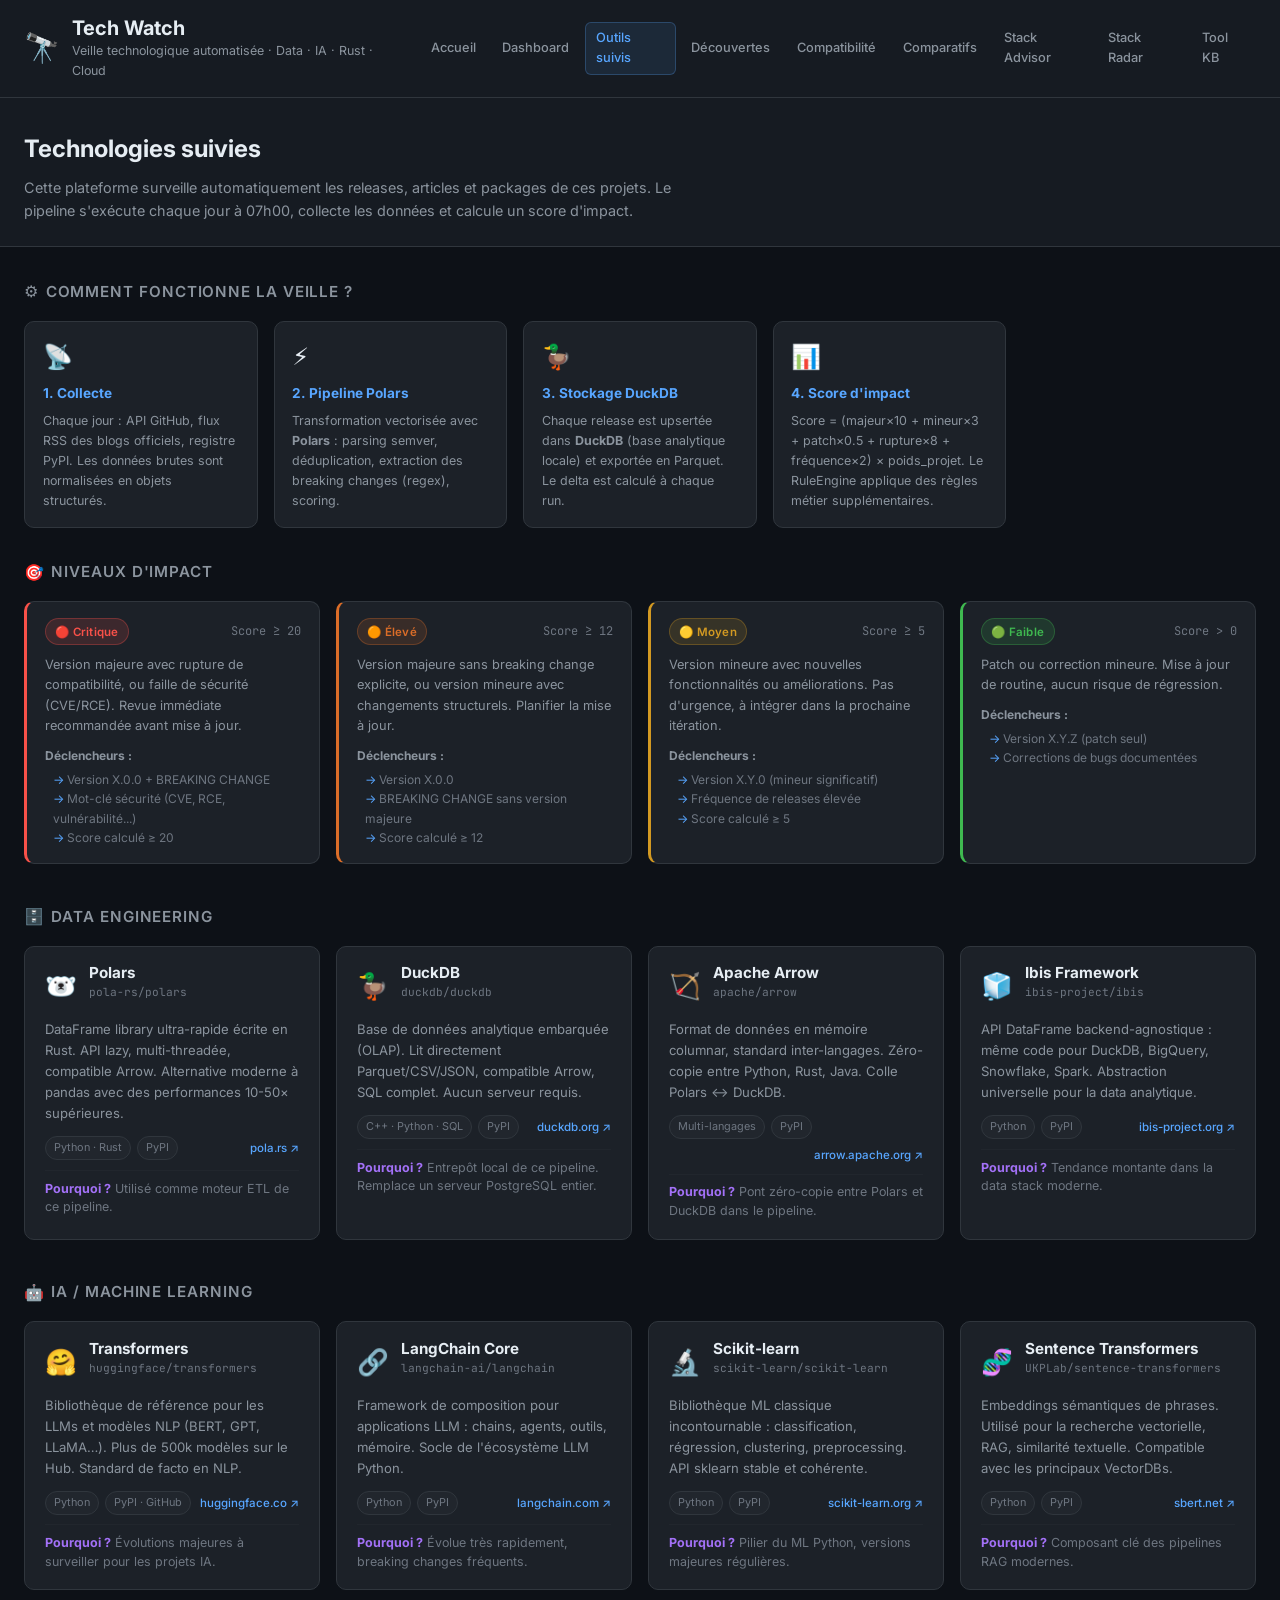
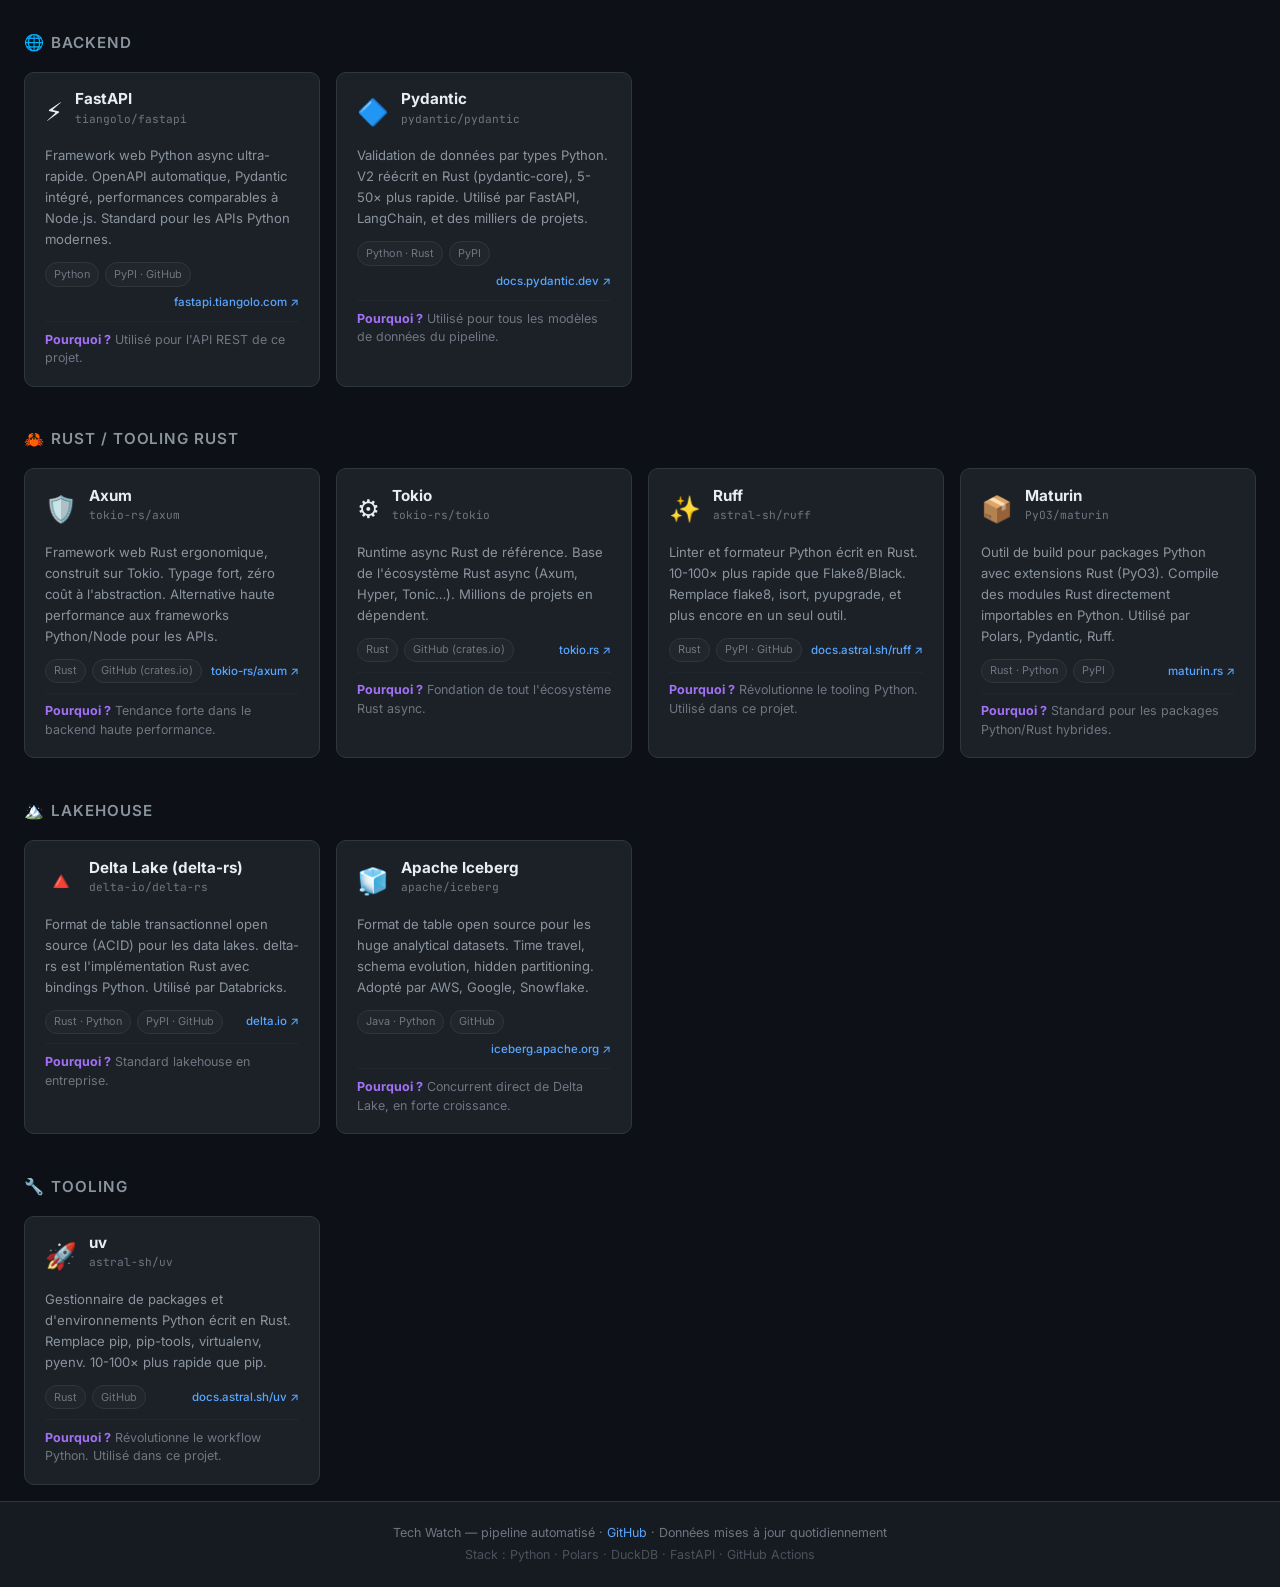
<file: web/outils.html>
<!DOCTYPE html>
<html lang="fr">
<head>
  <meta charset="UTF-8" />
  <meta name="viewport" content="width=device-width, initial-scale=1.0" />
  <link rel="icon" type="image/png" href="ico/01.png">
  <title>Outils suivis — Tech Watch</title>
  <link rel="stylesheet" href="styles.css" />
  <link rel="preconnect" href="https://fonts.googleapis.com" />
  <link href="https://fonts.googleapis.com/css2?family=Inter:wght@300;400;500;600;700&family=JetBrains+Mono:wght@400;500&display=swap" rel="stylesheet" />
</head>
<body>

  <!-- ─── HEADER ──────────────────────────────────────────────── -->
  <header class="site-header">
    <div class="container">
      <div class="header-brand">
        <span class="header-icon">🔭</span>
        <div>
          <h1 class="header-title">Tech Watch</h1>
          <p class="header-subtitle">Veille technologique automatisée · Data · IA · Rust · Cloud</p>
        </div>
      </div>
      <nav class="header-nav">
        <a href="index.html" class="nav-link">Accueil</a>
        <a href="dashboard.html" class="nav-link">Dashboard</a>
        <a href="outils.html" class="nav-link nav-link-active">Outils suivis</a>
        <a href="radar.html" class="nav-link">Découvertes</a>
        <a href="compat.html"  class="nav-link">Compatibilité</a>
        <a href="compare.html" class="nav-link">Comparatifs</a>
        <a href="stack-advisor.html" class="nav-link">Stack Advisor</a>
        <a href="stack-advisor-radar.html" class="nav-link">Stack Radar</a>
        <a href="tools.html" class="nav-link">Tool KB</a>
      </nav>
    </div>
  </header>

  <!-- ─── INTRO ────────────────────────────────────────────────── -->
  <section class="tools-intro">
    <div class="container">
      <h2 class="tools-intro-title">Technologies suivies</h2>
      <p class="tools-intro-sub">
        Cette plateforme surveille automatiquement les releases, articles et packages de ces projets.
        Le pipeline s'exécute chaque jour à 07h00, collecte les données et calcule un score d'impact.
      </p>
    </div>
  </section>

  <!-- ─── MES DÉCOUVERTES SUIVIES (localStorage) ───────────────── -->
  <section class="container" id="my-tracked-section" style="display:none">
    <h2 class="section-title"><span class="section-icon">⭐</span> Mes découvertes suivies</h2>
    <p class="tools-intro-sub" style="margin-bottom:1.25rem">
      Outils ajoutés depuis le <a href="radar.html">Radar</a>. Stockés dans votre navigateur.
      <a href="radar.html" style="margin-left:.5rem">Gérer →</a>
    </p>
    <div id="my-tracked-grid" class="discoveries-grid"></div>
    <hr class="radar-divider" style="margin-top:2rem" />
  </section>

  <!-- ─── COMMENT ÇA MARCHE ────────────────────────────────────── -->
  <section class="container tools-how">
    <h2 class="section-title"><span class="section-icon">⚙️</span> Comment fonctionne la veille ?</h2>
    <div class="how-grid">
      <div class="how-card">
        <div class="how-icon">📡</div>
        <div class="how-title">1. Collecte</div>
        <p>Chaque jour : API GitHub, flux RSS des blogs officiels, registre PyPI. Les données brutes sont normalisées en objets structurés.</p>
      </div>
      <div class="how-card">
        <div class="how-icon">⚡</div>
        <div class="how-title">2. Pipeline Polars</div>
        <p>Transformation vectorisée avec <strong>Polars</strong> : parsing semver, déduplication, extraction des breaking changes (regex), scoring.</p>
      </div>
      <div class="how-card">
        <div class="how-icon">🦆</div>
        <div class="how-title">3. Stockage DuckDB</div>
        <p>Chaque release est upsertée dans <strong>DuckDB</strong> (base analytique locale) et exportée en Parquet. Le delta est calculé à chaque run.</p>
      </div>
      <div class="how-card">
        <div class="how-icon">📊</div>
        <div class="how-title">4. Score d'impact</div>
        <p>Score = (majeur×10 + mineur×3 + patch×0.5 + rupture×8 + fréquence×2) × poids_projet. Le RuleEngine applique des règles métier supplémentaires.</p>
      </div>
    </div>
  </section>

  <!-- ─── SCORE EXPLICATION ────────────────────────────────────── -->
  <section class="container tools-score">
    <h2 class="section-title"><span class="section-icon">🎯</span> Niveaux d'impact</h2>
    <div class="score-grid">
      <div class="score-level-card level-critical">
        <div class="score-level-header">
          <span class="badge badge-critical">🔴 Critique</span>
          <span class="score-threshold">Score ≥ 20</span>
        </div>
        <p>Version majeure avec rupture de compatibilité, ou faille de sécurité (CVE/RCE). Revue immédiate recommandée avant mise à jour.</p>
        <div class="score-triggers">
          <strong>Déclencheurs :</strong>
          <ul>
            <li>Version X.0.0 + BREAKING CHANGE</li>
            <li>Mot-clé sécurité (CVE, RCE, vulnérabilité...)</li>
            <li>Score calculé ≥ 20</li>
          </ul>
        </div>
      </div>

      <div class="score-level-card level-high">
        <div class="score-level-header">
          <span class="badge badge-high">🟠 Élevé</span>
          <span class="score-threshold">Score ≥ 12</span>
        </div>
        <p>Version majeure sans breaking change explicite, ou version mineure avec changements structurels. Planifier la mise à jour.</p>
        <div class="score-triggers">
          <strong>Déclencheurs :</strong>
          <ul>
            <li>Version X.0.0</li>
            <li>BREAKING CHANGE sans version majeure</li>
            <li>Score calculé ≥ 12</li>
          </ul>
        </div>
      </div>

      <div class="score-level-card level-medium">
        <div class="score-level-header">
          <span class="badge badge-medium">🟡 Moyen</span>
          <span class="score-threshold">Score ≥ 5</span>
        </div>
        <p>Version mineure avec nouvelles fonctionnalités ou améliorations. Pas d'urgence, à intégrer dans la prochaine itération.</p>
        <div class="score-triggers">
          <strong>Déclencheurs :</strong>
          <ul>
            <li>Version X.Y.0 (mineur significatif)</li>
            <li>Fréquence de releases élevée</li>
            <li>Score calculé ≥ 5</li>
          </ul>
        </div>
      </div>

      <div class="score-level-card level-low">
        <div class="score-level-header">
          <span class="badge badge-low">🟢 Faible</span>
          <span class="score-threshold">Score > 0</span>
        </div>
        <p>Patch ou correction mineure. Mise à jour de routine, aucun risque de régression.</p>
        <div class="score-triggers">
          <strong>Déclencheurs :</strong>
          <ul>
            <li>Version X.Y.Z (patch seul)</li>
            <li>Corrections de bugs documentées</li>
          </ul>
        </div>
      </div>
    </div>
  </section>

  <!-- ─── OUTILS PAR CATÉGORIE ─────────────────────────────────── -->

  <!-- DATA ENGINEERING -->
  <section class="container tools-category">
    <h2 class="section-title"><span class="section-icon">🗄️</span> Data Engineering</h2>
    <div class="tools-grid">

      <article class="tool-card">
        <div class="tool-header">
          <span class="tool-icon">🐻‍❄️</span>
          <div>
            <div class="tool-name">Polars</div>
            <div class="tool-version-badge">pola-rs/polars</div>
          </div>
        </div>
        <p class="tool-desc">DataFrame library ultra-rapide écrite en Rust. API lazy, multi-threadée, compatible Arrow. Alternative moderne à pandas avec des performances 10-50× supérieures.</p>
        <div class="tool-meta">
          <span class="tool-tag">Python · Rust</span>
          <span class="tool-tag">PyPI</span>
          <a href="https://pola.rs" target="_blank" rel="noopener" class="tool-link">pola.rs ↗</a>
        </div>
        <div class="tool-why"><strong>Pourquoi ?</strong> Utilisé comme moteur ETL de ce pipeline.</div>
      </article>

      <article class="tool-card">
        <div class="tool-header">
          <span class="tool-icon">🦆</span>
          <div>
            <div class="tool-name">DuckDB</div>
            <div class="tool-version-badge">duckdb/duckdb</div>
          </div>
        </div>
        <p class="tool-desc">Base de données analytique embarquée (OLAP). Lit directement Parquet/CSV/JSON, compatible Arrow, SQL complet. Aucun serveur requis.</p>
        <div class="tool-meta">
          <span class="tool-tag">C++ · Python · SQL</span>
          <span class="tool-tag">PyPI</span>
          <a href="https://duckdb.org" target="_blank" rel="noopener" class="tool-link">duckdb.org ↗</a>
        </div>
        <div class="tool-why"><strong>Pourquoi ?</strong> Entrepôt local de ce pipeline. Remplace un serveur PostgreSQL entier.</div>
      </article>

      <article class="tool-card">
        <div class="tool-header">
          <span class="tool-icon">🏹</span>
          <div>
            <div class="tool-name">Apache Arrow</div>
            <div class="tool-version-badge">apache/arrow</div>
          </div>
        </div>
        <p class="tool-desc">Format de données en mémoire columnar, standard inter-langages. Zéro-copie entre Python, Rust, Java. Colle Polars ↔ DuckDB.</p>
        <div class="tool-meta">
          <span class="tool-tag">Multi-langages</span>
          <span class="tool-tag">PyPI</span>
          <a href="https://arrow.apache.org" target="_blank" rel="noopener" class="tool-link">arrow.apache.org ↗</a>
        </div>
        <div class="tool-why"><strong>Pourquoi ?</strong> Pont zéro-copie entre Polars et DuckDB dans le pipeline.</div>
      </article>

      <article class="tool-card">
        <div class="tool-header">
          <span class="tool-icon">🧊</span>
          <div>
            <div class="tool-name">Ibis Framework</div>
            <div class="tool-version-badge">ibis-project/ibis</div>
          </div>
        </div>
        <p class="tool-desc">API DataFrame backend-agnostique : même code pour DuckDB, BigQuery, Snowflake, Spark. Abstraction universelle pour la data analytique.</p>
        <div class="tool-meta">
          <span class="tool-tag">Python</span>
          <span class="tool-tag">PyPI</span>
          <a href="https://ibis-project.org" target="_blank" rel="noopener" class="tool-link">ibis-project.org ↗</a>
        </div>
        <div class="tool-why"><strong>Pourquoi ?</strong> Tendance montante dans la data stack moderne.</div>
      </article>

    </div>
  </section>

  <!-- IA / ML -->
  <section class="container tools-category">
    <h2 class="section-title"><span class="section-icon">🤖</span> IA / Machine Learning</h2>
    <div class="tools-grid">

      <article class="tool-card">
        <div class="tool-header">
          <span class="tool-icon">🤗</span>
          <div>
            <div class="tool-name">Transformers</div>
            <div class="tool-version-badge">huggingface/transformers</div>
          </div>
        </div>
        <p class="tool-desc">Bibliothèque de référence pour les LLMs et modèles NLP (BERT, GPT, LLaMA…). Plus de 500k modèles sur le Hub. Standard de facto en NLP.</p>
        <div class="tool-meta">
          <span class="tool-tag">Python</span>
          <span class="tool-tag">PyPI · GitHub</span>
          <a href="https://huggingface.co/transformers" target="_blank" rel="noopener" class="tool-link">huggingface.co ↗</a>
        </div>
        <div class="tool-why"><strong>Pourquoi ?</strong> Évolutions majeures à surveiller pour les projets IA.</div>
      </article>

      <article class="tool-card">
        <div class="tool-header">
          <span class="tool-icon">🔗</span>
          <div>
            <div class="tool-name">LangChain Core</div>
            <div class="tool-version-badge">langchain-ai/langchain</div>
          </div>
        </div>
        <p class="tool-desc">Framework de composition pour applications LLM : chains, agents, outils, mémoire. Socle de l'écosystème LLM Python.</p>
        <div class="tool-meta">
          <span class="tool-tag">Python</span>
          <span class="tool-tag">PyPI</span>
          <a href="https://langchain.com" target="_blank" rel="noopener" class="tool-link">langchain.com ↗</a>
        </div>
        <div class="tool-why"><strong>Pourquoi ?</strong> Évolue très rapidement, breaking changes fréquents.</div>
      </article>

      <article class="tool-card">
        <div class="tool-header">
          <span class="tool-icon">🔬</span>
          <div>
            <div class="tool-name">Scikit-learn</div>
            <div class="tool-version-badge">scikit-learn/scikit-learn</div>
          </div>
        </div>
        <p class="tool-desc">Bibliothèque ML classique incontournable : classification, régression, clustering, preprocessing. API sklearn stable et cohérente.</p>
        <div class="tool-meta">
          <span class="tool-tag">Python</span>
          <span class="tool-tag">PyPI</span>
          <a href="https://scikit-learn.org" target="_blank" rel="noopener" class="tool-link">scikit-learn.org ↗</a>
        </div>
        <div class="tool-why"><strong>Pourquoi ?</strong> Pilier du ML Python, versions majeures régulières.</div>
      </article>

      <article class="tool-card">
        <div class="tool-header">
          <span class="tool-icon">🧬</span>
          <div>
            <div class="tool-name">Sentence Transformers</div>
            <div class="tool-version-badge">UKPLab/sentence-transformers</div>
          </div>
        </div>
        <p class="tool-desc">Embeddings sémantiques de phrases. Utilisé pour la recherche vectorielle, RAG, similarité textuelle. Compatible avec les principaux VectorDBs.</p>
        <div class="tool-meta">
          <span class="tool-tag">Python</span>
          <span class="tool-tag">PyPI</span>
          <a href="https://sbert.net" target="_blank" rel="noopener" class="tool-link">sbert.net ↗</a>
        </div>
        <div class="tool-why"><strong>Pourquoi ?</strong> Composant clé des pipelines RAG modernes.</div>
      </article>

    </div>
  </section>

  <!-- BACKEND -->
  <section class="container tools-category">
    <h2 class="section-title"><span class="section-icon">🌐</span> Backend</h2>
    <div class="tools-grid">

      <article class="tool-card">
        <div class="tool-header">
          <span class="tool-icon">⚡</span>
          <div>
            <div class="tool-name">FastAPI</div>
            <div class="tool-version-badge">tiangolo/fastapi</div>
          </div>
        </div>
        <p class="tool-desc">Framework web Python async ultra-rapide. OpenAPI automatique, Pydantic intégré, performances comparables à Node.js. Standard pour les APIs Python modernes.</p>
        <div class="tool-meta">
          <span class="tool-tag">Python</span>
          <span class="tool-tag">PyPI · GitHub</span>
          <a href="https://fastapi.tiangolo.com" target="_blank" rel="noopener" class="tool-link">fastapi.tiangolo.com ↗</a>
        </div>
        <div class="tool-why"><strong>Pourquoi ?</strong> Utilisé pour l'API REST de ce projet.</div>
      </article>

      <article class="tool-card">
        <div class="tool-header">
          <span class="tool-icon">🔷</span>
          <div>
            <div class="tool-name">Pydantic</div>
            <div class="tool-version-badge">pydantic/pydantic</div>
          </div>
        </div>
        <p class="tool-desc">Validation de données par types Python. V2 réécrit en Rust (pydantic-core), 5-50× plus rapide. Utilisé par FastAPI, LangChain, et des milliers de projets.</p>
        <div class="tool-meta">
          <span class="tool-tag">Python · Rust</span>
          <span class="tool-tag">PyPI</span>
          <a href="https://docs.pydantic.dev" target="_blank" rel="noopener" class="tool-link">docs.pydantic.dev ↗</a>
        </div>
        <div class="tool-why"><strong>Pourquoi ?</strong> Utilisé pour tous les modèles de données du pipeline.</div>
      </article>

    </div>
  </section>

  <!-- RUST / BACKEND RUST -->
  <section class="container tools-category">
    <h2 class="section-title"><span class="section-icon">🦀</span> Rust / Tooling Rust</h2>
    <div class="tools-grid">

      <article class="tool-card">
        <div class="tool-header">
          <span class="tool-icon">🛡️</span>
          <div>
            <div class="tool-name">Axum</div>
            <div class="tool-version-badge">tokio-rs/axum</div>
          </div>
        </div>
        <p class="tool-desc">Framework web Rust ergonomique, construit sur Tokio. Typage fort, zéro coût à l'abstraction. Alternative haute performance aux frameworks Python/Node pour les APIs.</p>
        <div class="tool-meta">
          <span class="tool-tag">Rust</span>
          <span class="tool-tag">GitHub (crates.io)</span>
          <a href="https://github.com/tokio-rs/axum" target="_blank" rel="noopener" class="tool-link">tokio-rs/axum ↗</a>
        </div>
        <div class="tool-why"><strong>Pourquoi ?</strong> Tendance forte dans le backend haute performance.</div>
      </article>

      <article class="tool-card">
        <div class="tool-header">
          <span class="tool-icon">⚙️</span>
          <div>
            <div class="tool-name">Tokio</div>
            <div class="tool-version-badge">tokio-rs/tokio</div>
          </div>
        </div>
        <p class="tool-desc">Runtime async Rust de référence. Base de l'écosystème Rust async (Axum, Hyper, Tonic…). Millions de projets en dépendent.</p>
        <div class="tool-meta">
          <span class="tool-tag">Rust</span>
          <span class="tool-tag">GitHub (crates.io)</span>
          <a href="https://tokio.rs" target="_blank" rel="noopener" class="tool-link">tokio.rs ↗</a>
        </div>
        <div class="tool-why"><strong>Pourquoi ?</strong> Fondation de tout l'écosystème Rust async.</div>
      </article>

      <article class="tool-card">
        <div class="tool-header">
          <span class="tool-icon">✨</span>
          <div>
            <div class="tool-name">Ruff</div>
            <div class="tool-version-badge">astral-sh/ruff</div>
          </div>
        </div>
        <p class="tool-desc">Linter et formateur Python écrit en Rust. 10-100× plus rapide que Flake8/Black. Remplace flake8, isort, pyupgrade, et plus encore en un seul outil.</p>
        <div class="tool-meta">
          <span class="tool-tag">Rust</span>
          <span class="tool-tag">PyPI · GitHub</span>
          <a href="https://docs.astral.sh/ruff" target="_blank" rel="noopener" class="tool-link">docs.astral.sh/ruff ↗</a>
        </div>
        <div class="tool-why"><strong>Pourquoi ?</strong> Révolutionne le tooling Python. Utilisé dans ce projet.</div>
      </article>

      <article class="tool-card">
        <div class="tool-header">
          <span class="tool-icon">📦</span>
          <div>
            <div class="tool-name">Maturin</div>
            <div class="tool-version-badge">PyO3/maturin</div>
          </div>
        </div>
        <p class="tool-desc">Outil de build pour packages Python avec extensions Rust (PyO3). Compile des modules Rust directement importables en Python. Utilisé par Polars, Pydantic, Ruff.</p>
        <div class="tool-meta">
          <span class="tool-tag">Rust · Python</span>
          <span class="tool-tag">PyPI</span>
          <a href="https://maturin.rs" target="_blank" rel="noopener" class="tool-link">maturin.rs ↗</a>
        </div>
        <div class="tool-why"><strong>Pourquoi ?</strong> Standard pour les packages Python/Rust hybrides.</div>
      </article>

    </div>
  </section>

  <!-- LAKEHOUSE -->
  <section class="container tools-category">
    <h2 class="section-title"><span class="section-icon">🏔️</span> Lakehouse</h2>
    <div class="tools-grid">

      <article class="tool-card">
        <div class="tool-header">
          <span class="tool-icon">🔺</span>
          <div>
            <div class="tool-name">Delta Lake (delta-rs)</div>
            <div class="tool-version-badge">delta-io/delta-rs</div>
          </div>
        </div>
        <p class="tool-desc">Format de table transactionnel open source (ACID) pour les data lakes. delta-rs est l'implémentation Rust avec bindings Python. Utilisé par Databricks.</p>
        <div class="tool-meta">
          <span class="tool-tag">Rust · Python</span>
          <span class="tool-tag">PyPI · GitHub</span>
          <a href="https://delta.io" target="_blank" rel="noopener" class="tool-link">delta.io ↗</a>
        </div>
        <div class="tool-why"><strong>Pourquoi ?</strong> Standard lakehouse en entreprise.</div>
      </article>

      <article class="tool-card">
        <div class="tool-header">
          <span class="tool-icon">🧊</span>
          <div>
            <div class="tool-name">Apache Iceberg</div>
            <div class="tool-version-badge">apache/iceberg</div>
          </div>
        </div>
        <p class="tool-desc">Format de table open source pour les huge analytical datasets. Time travel, schema evolution, hidden partitioning. Adopté par AWS, Google, Snowflake.</p>
        <div class="tool-meta">
          <span class="tool-tag">Java · Python</span>
          <span class="tool-tag">GitHub</span>
          <a href="https://iceberg.apache.org" target="_blank" rel="noopener" class="tool-link">iceberg.apache.org ↗</a>
        </div>
        <div class="tool-why"><strong>Pourquoi ?</strong> Concurrent direct de Delta Lake, en forte croissance.</div>
      </article>

    </div>
  </section>

  <!-- TOOLING -->
  <section class="container tools-category">
    <h2 class="section-title"><span class="section-icon">🔧</span> Tooling</h2>
    <div class="tools-grid">

      <article class="tool-card">
        <div class="tool-header">
          <span class="tool-icon">🚀</span>
          <div>
            <div class="tool-name">uv</div>
            <div class="tool-version-badge">astral-sh/uv</div>
          </div>
        </div>
        <p class="tool-desc">Gestionnaire de packages et d'environnements Python écrit en Rust. Remplace pip, pip-tools, virtualenv, pyenv. 10-100× plus rapide que pip.</p>
        <div class="tool-meta">
          <span class="tool-tag">Rust</span>
          <span class="tool-tag">GitHub</span>
          <a href="https://docs.astral.sh/uv" target="_blank" rel="noopener" class="tool-link">docs.astral.sh/uv ↗</a>
        </div>
        <div class="tool-why"><strong>Pourquoi ?</strong> Révolutionne le workflow Python. Utilisé dans ce projet.</div>
      </article>

    </div>
  </section>

  <!-- ─── FOOTER ───────────────────────────────────────────────── -->
  <footer class="site-footer">
    <div class="container">
      <p>
        Tech Watch — pipeline automatisé ·
        <a href="https://github.com/sleipnir-ad-sys/tech-watch" target="_blank" rel="noopener">GitHub</a> ·
        Données mises à jour quotidiennement
      </p>
      <p class="footer-stack">Stack : Python · Polars · DuckDB · FastAPI · GitHub Actions</p>
    </div>
  </footer>

  <script>
  /* ── Outils suivis dynamiques (localStorage) ── */
  (function () {
    "use strict";
    var KEY = "tech-watch:tracked";

    function escHtml(s) {
      if (!s) return "";
      return String(s).replace(/&/g,"&amp;").replace(/</g,"&lt;")
                      .replace(/>/g,"&gt;").replace(/"/g,"&quot;");
    }
    function formatDate(iso) {
      if (!iso) return "";
      var d = new Date(iso), now = new Date();
      var days = Math.floor((now - d) / 86400000);
      if (days === 0) return "aujourd'hui";
      if (days === 1) return "hier";
      if (days < 7)   return "il y a " + days + "j";
      if (days < 30)  return "il y a " + Math.floor(days/7) + "sem";
      return "il y a " + Math.floor(days/30) + "mois";
    }
    function getTracked() {
      try { return JSON.parse(localStorage.getItem(KEY) || "[]"); }
      catch (e) { return []; }
    }
    function removeTracked(fullName) {
      localStorage.setItem(KEY, JSON.stringify(
        getTracked().filter(function(r){ return r.full_name !== fullName; })
      ));
      render();
    }
    function render() {
      var list = getTracked();
      var sec  = document.getElementById("my-tracked-section");
      var grid = document.getElementById("my-tracked-grid");
      if (!list.length) { sec.style.display = "none"; return; }
      sec.style.display = "";
      grid.innerHTML = list.map(function(r) {
        var url   = escHtml(r.url || "https://github.com/" + r.full_name);
        var stars = (r.stars || 0).toLocaleString("fr-FR");
        var date  = r.pushed_at ? "<span class=\"disc-date\">" + formatDate(r.pushed_at) + "</span>" : "";
        var lang  = r.language  ? "<span class=\"disc-lang\">"  + escHtml(r.language)  + "</span>" : "";
        var cat   = r.category  ? "<span class=\"disc-cat\">"   + escHtml(r.category)  + "</span>" : "";
        return [
          "<article class=\"discovery-card\">",
          "  <div class=\"disc-header\">",
          "    <a href=\"" + url + "\" target=\"_blank\" rel=\"noopener\" class=\"disc-name\">" + escHtml(r.full_name) + "</a>",
          "    <span class=\"disc-stars\">★ " + stars + "</span>",
          "  </div>",
          "  <p class=\"disc-desc\">" + escHtml(r.description || "") + "</p>",
          "  <div class=\"disc-meta\">" + cat + lang + date + "</div>",
          "  <div class=\"disc-actions\">",
          "    <button class=\"track-btn track-remove\" data-remove=\"" + escHtml(r.full_name) + "\">✕ Retirer</button>",
          "  </div>",
          "</article>"
        ].join("");
      }).join("");
      /* event delegation — pas d'onclick inline */
      grid.querySelectorAll("[data-remove]").forEach(function(btn) {
        btn.addEventListener("click", function() {
          removeTracked(btn.dataset.remove);
        });
      });
    }
    document.addEventListener("DOMContentLoaded", render);
  })();
  </script>

</body>
</html>
</file>
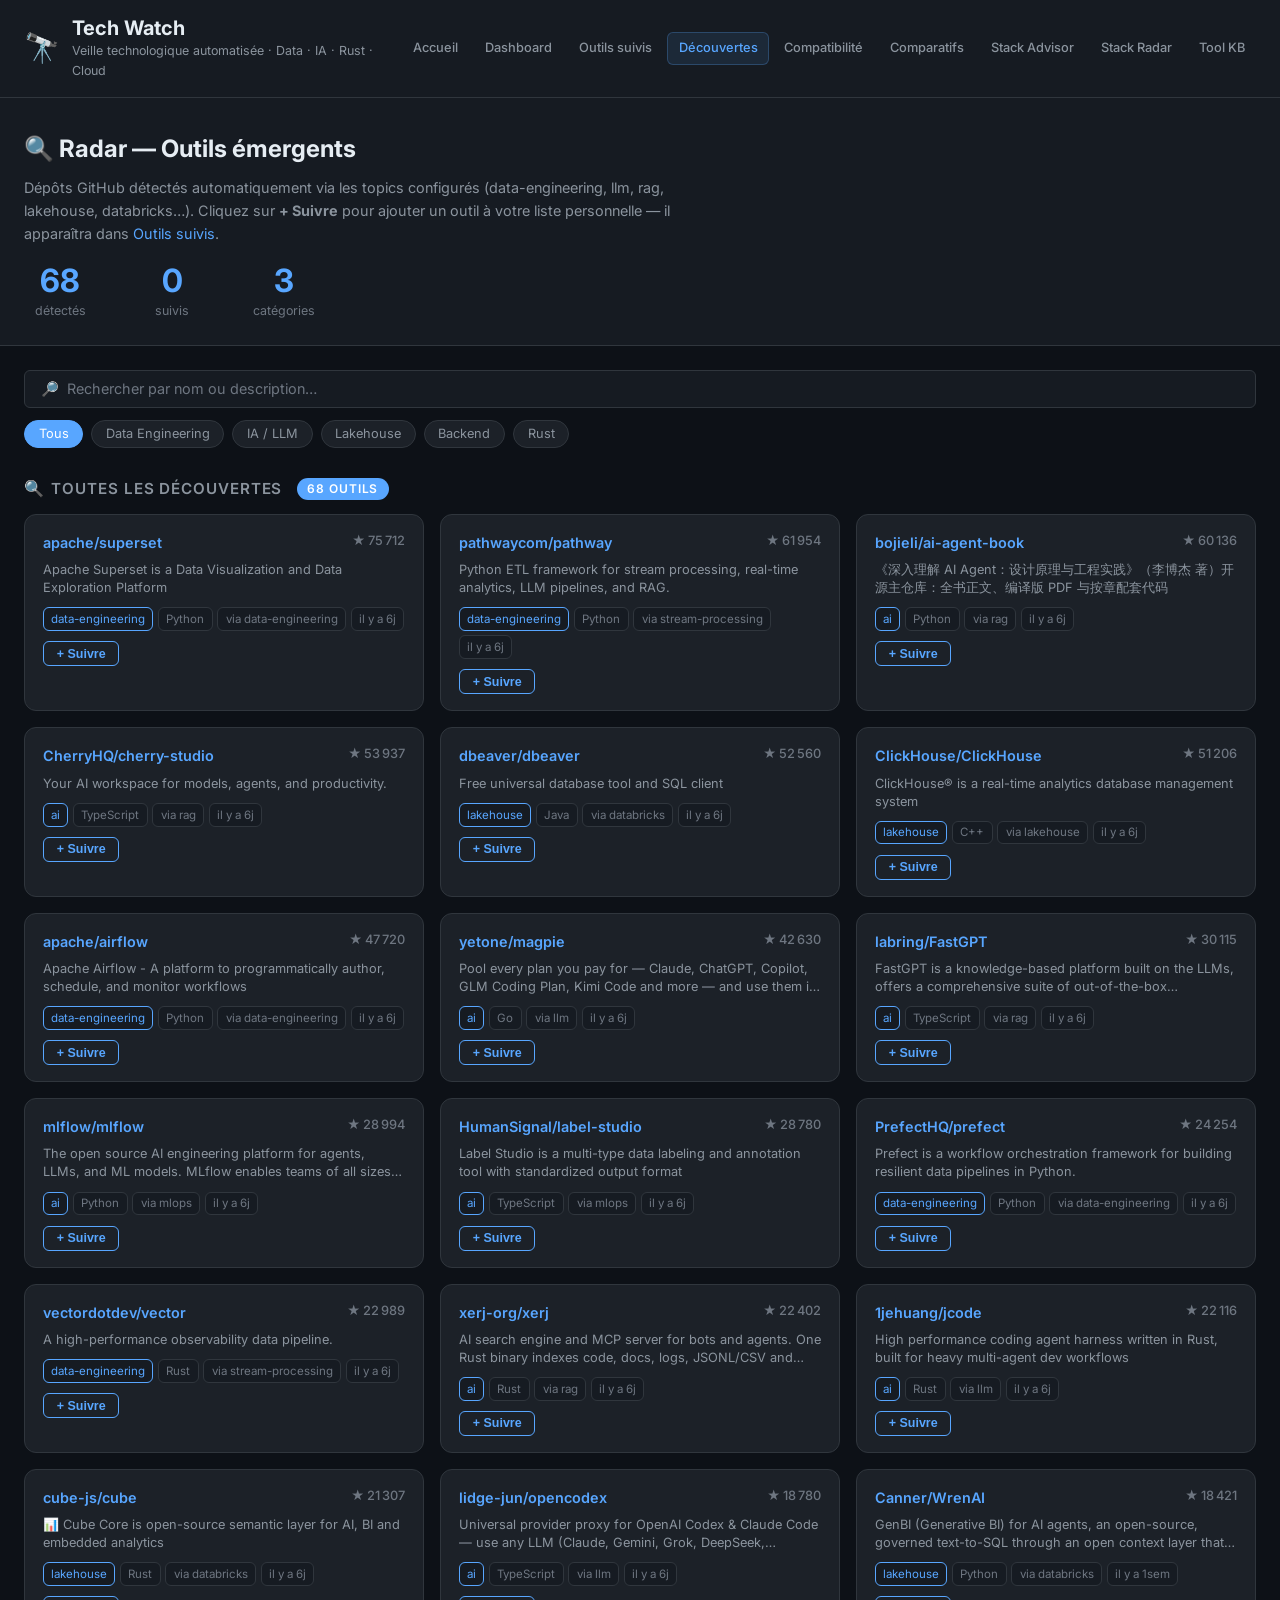
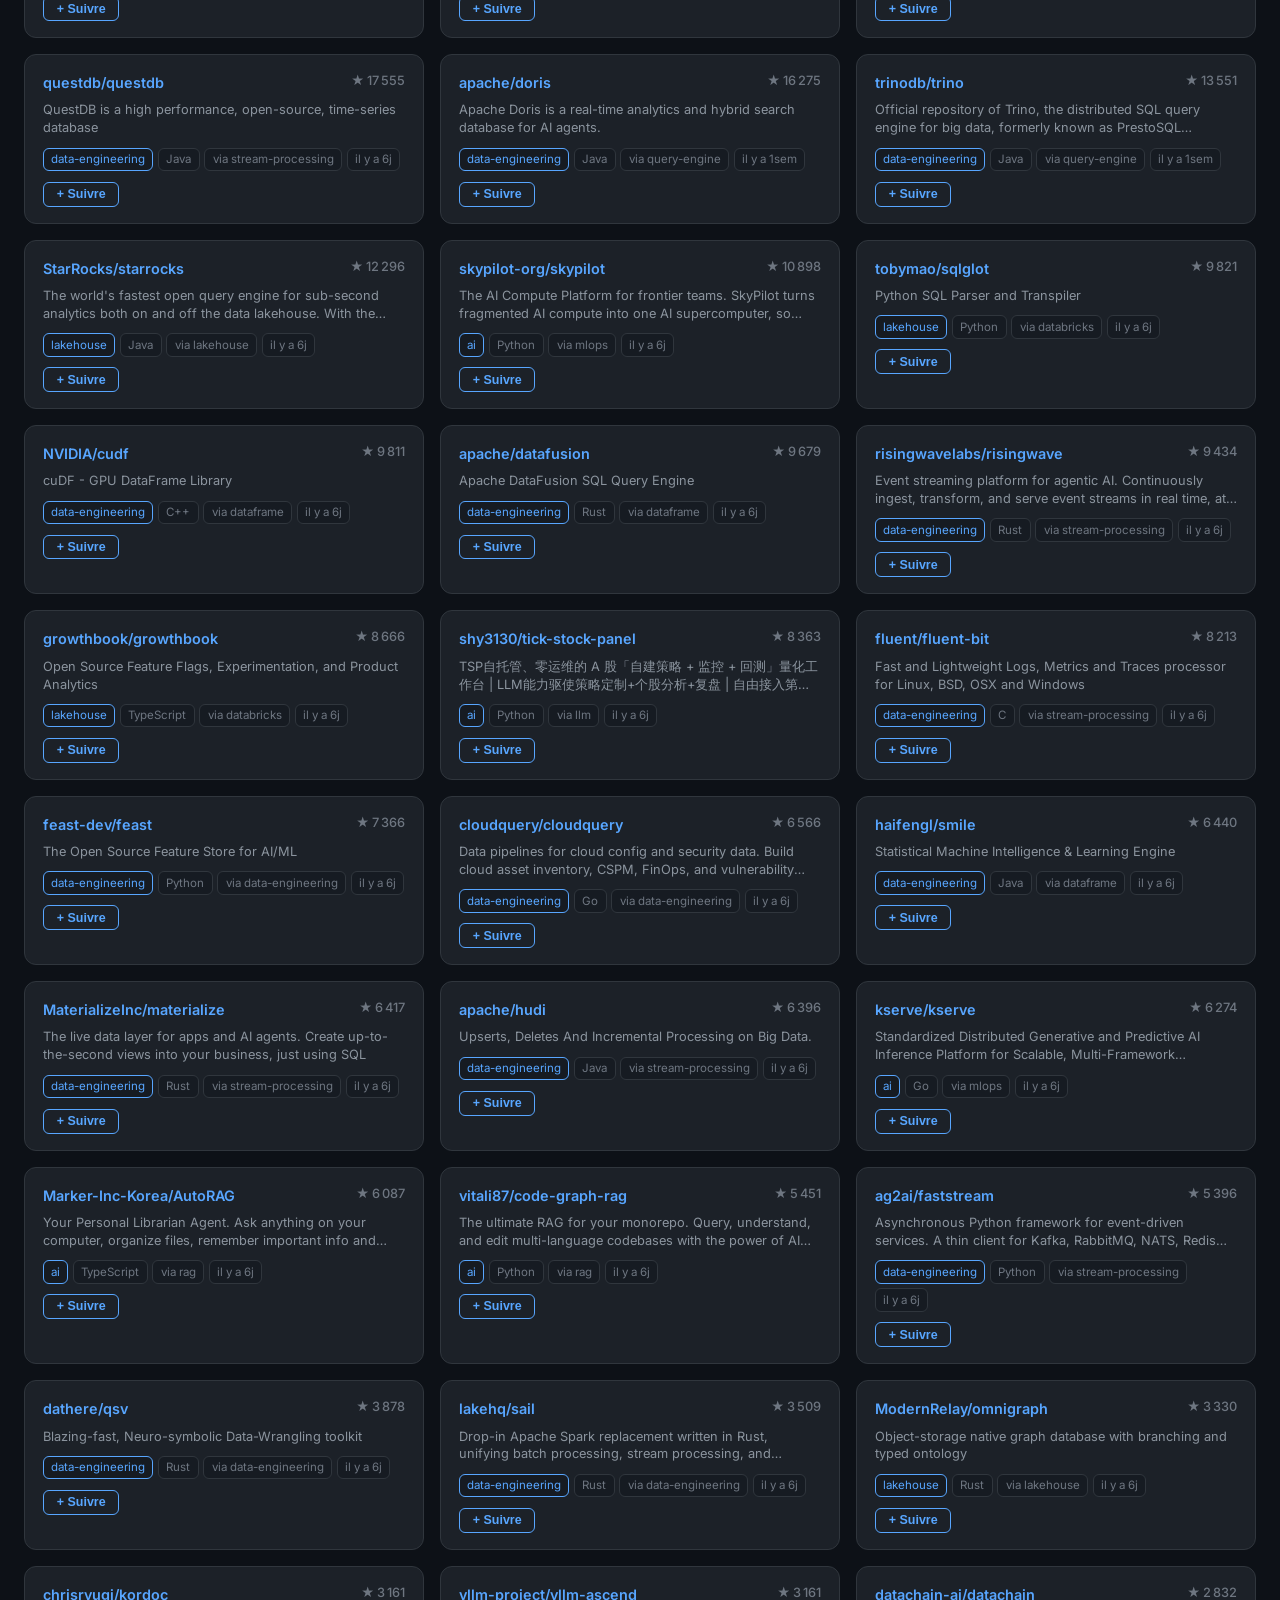
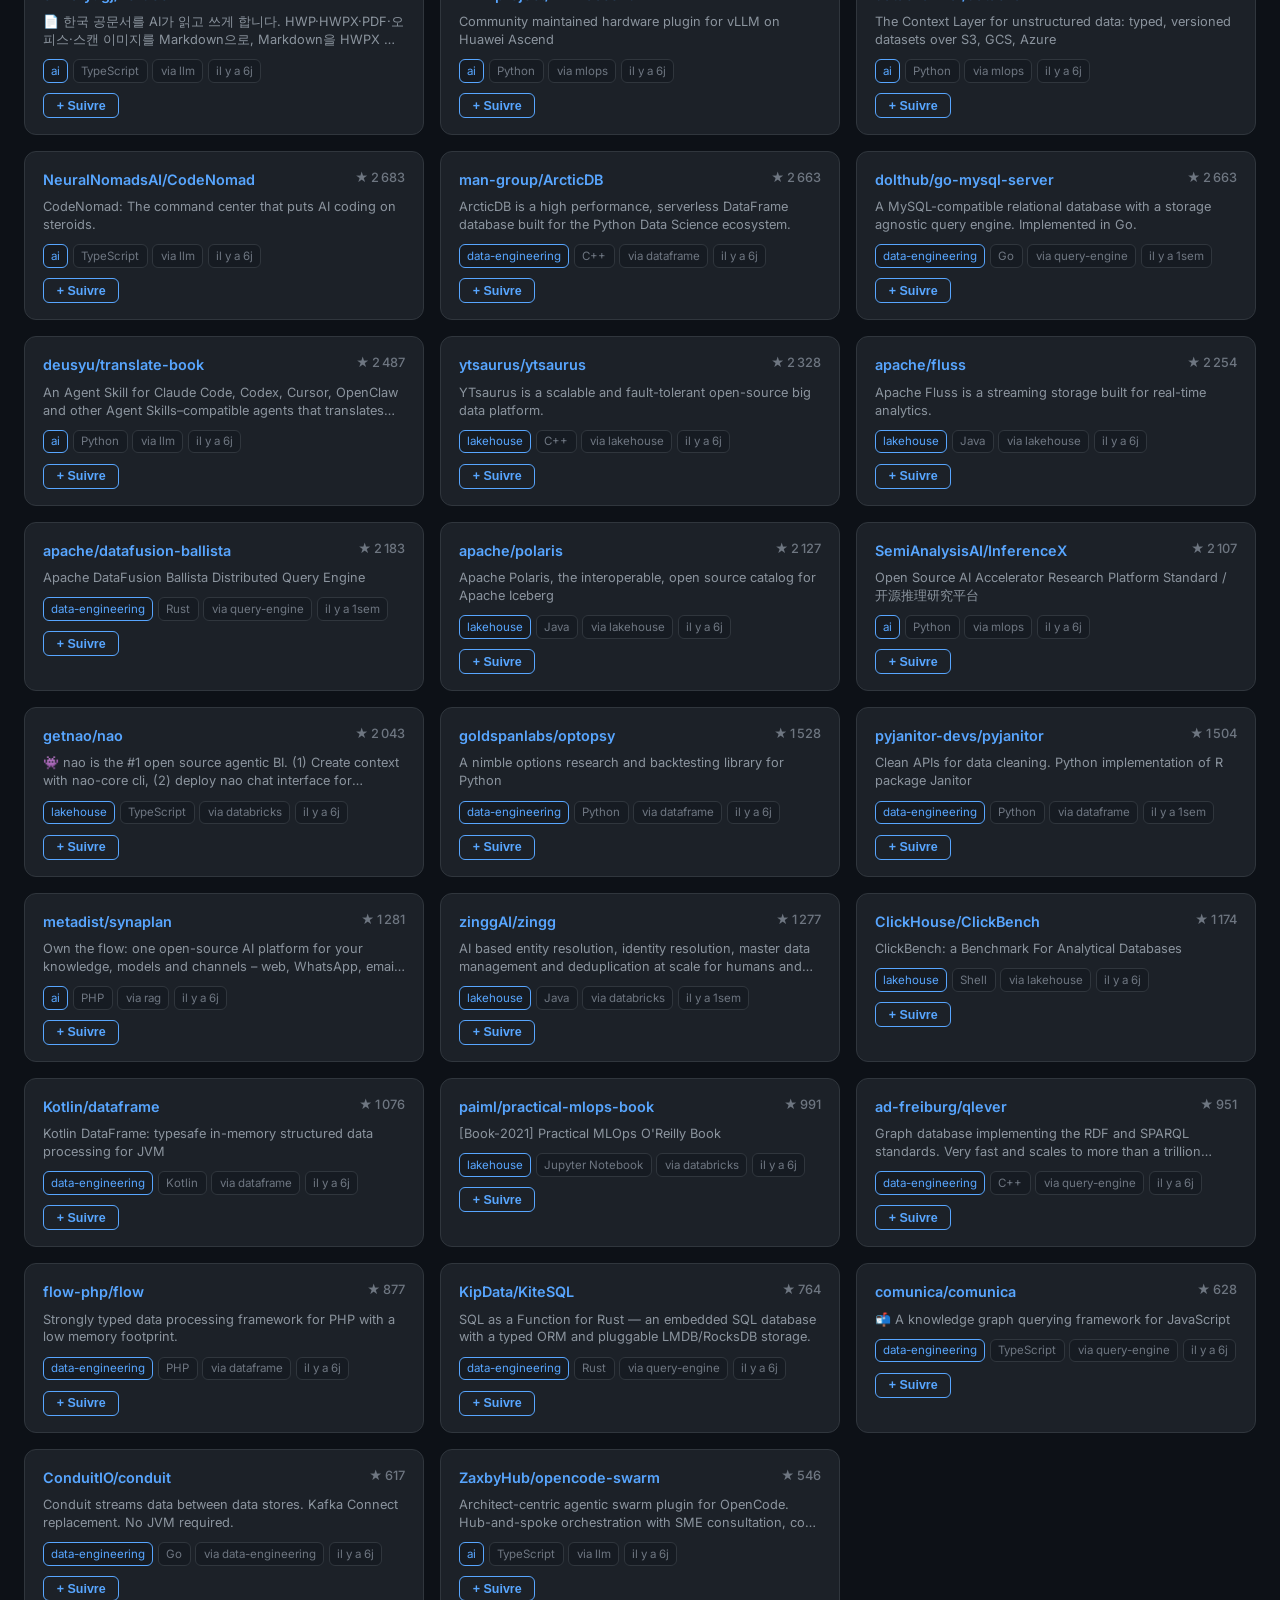
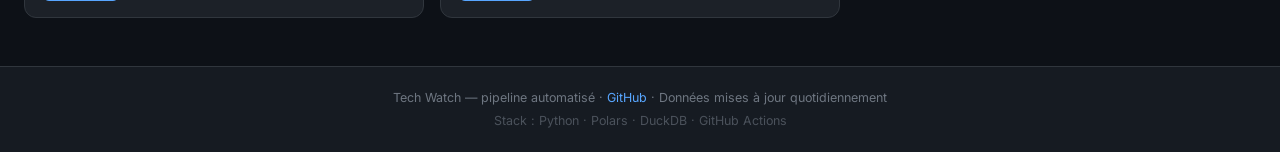
<file: web/radar.html>
<!DOCTYPE html>
<html lang="fr">
<head>
  <meta charset="UTF-8" />
  <meta name="viewport" content="width=device-width, initial-scale=1.0" />
  <link rel="icon" type="image/png" href="ico/01.png">
  <title>Radar Découvertes — Tech Watch</title>
  <link rel="stylesheet" href="styles.css" />
  <link rel="preconnect" href="https://fonts.googleapis.com" />
  <link href="https://fonts.googleapis.com/css2?family=Inter:wght@300;400;500;600;700&family=JetBrains+Mono:wght@400;500&display=swap" rel="stylesheet" />
</head>
<body>

  <!-- ─── HEADER ──────────────────────────────────────────────── -->
  <header class="site-header">
    <div class="container">
      <div class="header-brand">
        <span class="header-icon">🔭</span>
        <div>
          <h1 class="header-title">Tech Watch</h1>
          <p class="header-subtitle">Veille technologique automatisée · Data · IA · Rust · Cloud</p>
        </div>
      </div>
      <div class="header-meta">
        <nav class="header-nav">
          <a href="index.html" class="nav-link">Accueil</a>
          <a href="dashboard.html" class="nav-link">Dashboard</a>
          <a href="outils.html" class="nav-link">Outils suivis</a>
          <a href="radar.html" class="nav-link nav-link-active">Découvertes</a>
          <a href="compat.html"  class="nav-link">Compatibilité</a>
          <a href="compare.html" class="nav-link">Comparatifs</a>
          <a href="stack-advisor.html" class="nav-link">Stack Advisor</a>
          <a href="stack-advisor-radar.html" class="nav-link">Stack Radar</a>
          <a href="tools.html" class="nav-link">Tool KB</a>
        </nav>
      </div>
    </div>
  </header>

  <!-- ─── HERO ─────────────────────────────────────────────────── -->
  <section class="tools-intro">
    <div class="container">
      <h2 class="tools-intro-title">🔍 Radar — Outils émergents</h2>
      <p class="tools-intro-sub">
        Dépôts GitHub détectés automatiquement via les topics configurés (data-engineering, llm, rag,
        lakehouse, databricks…). Cliquez sur <strong>+ Suivre</strong> pour ajouter un outil à votre
        liste personnelle — il apparaîtra dans <a href="outils.html">Outils suivis</a>.
      </p>
      <div class="radar-hero-stats">
        <div class="radar-hero-stat">
          <strong id="stat-total">—</strong>
          <span>détectés</span>
        </div>
        <div class="radar-hero-stat">
          <strong id="stat-tracked-hero">—</strong>
          <span>suivis</span>
        </div>
        <div class="radar-hero-stat">
          <strong id="stat-cats">—</strong>
          <span>catégories</span>
        </div>
      </div>
    </div>
  </section>

  <!-- ─── CONTRÔLES ─────────────────────────────────────────────── -->
  <div class="container radar-controls">
    <input type="search" id="radar-search" class="radar-search"
           placeholder="🔎  Rechercher par nom ou description…" autocomplete="off" />
    <div class="filter-bar" id="cat-filters">
      <button class="filter-btn active" data-cat="all">Tous</button>
      <button class="filter-btn" data-cat="data-engineering">Data Engineering</button>
      <button class="filter-btn" data-cat="ai">IA / LLM</button>
      <button class="filter-btn" data-cat="lakehouse">Lakehouse</button>
      <button class="filter-btn" data-cat="backend">Backend</button>
      <button class="filter-btn" data-cat="backend-rust">Rust</button>
    </div>
  </div>

  <!-- ─── MES SUIVIS ────────────────────────────────────────────── -->
  <section class="container" id="tracked-section" style="display:none">
    <h2 class="section-title">
      <span class="section-icon">⭐</span>
      Mes outils suivis
      <span class="radar-count" id="tracked-count"></span>
    </h2>
    <div id="tracked-grid" class="discoveries-grid"></div>
    <hr class="radar-divider" />
  </section>

  <!-- ─── TOUTES LES DÉCOUVERTES ──────────────────────────────── -->
  <section class="container radar-all-section">
    <h2 class="section-title">
      <span class="section-icon">🔍</span>
      Toutes les découvertes
      <span class="radar-count" id="disc-count"></span>
    </h2>
    <div id="discoveries-grid" class="discoveries-grid">
      <div class="loading">Chargement…</div>
    </div>
  </section>

  <!-- ─── FOOTER ───────────────────────────────────────────────── -->
  <footer class="site-footer">
    <div class="container">
      <p>
        Tech Watch — pipeline automatisé ·
        <a href="https://github.com" target="_blank" rel="noopener">GitHub</a> ·
        Données mises à jour quotidiennement
      </p>
      <p class="footer-stack">Stack : Python · Polars · DuckDB · GitHub Actions</p>
    </div>
  </footer>

  <script src="radar.js"></script>
</body>
</html>
</file>
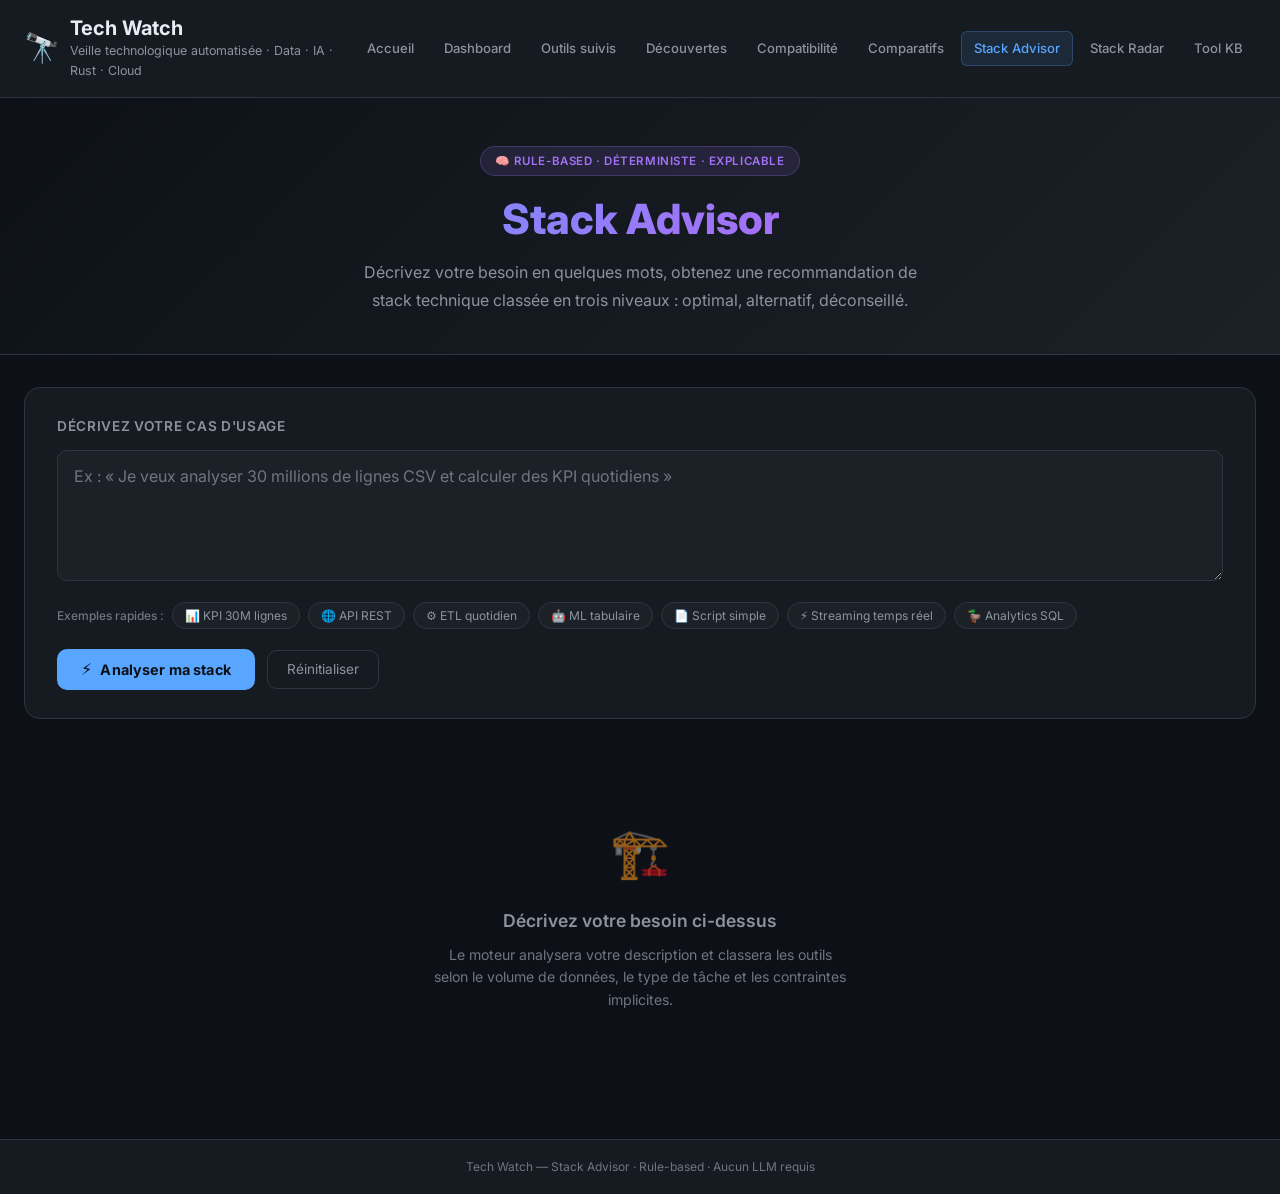
<file: web/stack-advisor.html>
<!DOCTYPE html>
<html lang="fr">
<head>
  <meta charset="UTF-8" />
  <meta name="viewport" content="width=device-width, initial-scale=1.0" />
  <link rel="icon" type="image/png" href="ico/01.png">
  <title>Stack Advisor — Tech Watch</title>
  <link rel="stylesheet" href="styles.css" />
  <link rel="stylesheet" href="stack-advisor.css" />
  <link rel="preconnect" href="https://fonts.googleapis.com" />
  <link href="https://fonts.googleapis.com/css2?family=Inter:wght@300;400;500;600;700&family=JetBrains+Mono:wght@400;500&display=swap" rel="stylesheet" />
</head>
<body>

  <!-- ─── HEADER ──────────────────────────────────────────────── -->
  <header class="site-header">
    <div class="container">
      <div class="header-brand">
        <a href="index.html" style="display:flex;align-items:center;gap:.6rem;text-decoration:none;color:inherit">
          <span class="header-icon">🔭</span>
          <div>
            <h1 class="header-title">Tech Watch</h1>
            <p class="header-subtitle">Veille technologique automatisée · Data · IA · Rust · Cloud</p>
          </div>
        </a>
      </div>
      <div class="header-meta">
        <nav class="header-nav">
          <a href="index.html"        class="nav-link">Accueil</a>
          <a href="dashboard.html"    class="nav-link">Dashboard</a>
          <a href="outils.html"       class="nav-link">Outils suivis</a>
          <a href="radar.html"        class="nav-link">Découvertes</a>
          <a href="compat.html"       class="nav-link">Compatibilité</a>
          <a href="compare.html"      class="nav-link">Comparatifs</a>
          <a href="stack-advisor.html" class="nav-link nav-link-active">Stack Advisor</a>
          <a href="stack-advisor-radar.html" class="nav-link">Stack Radar</a>
          <a href="tools.html" class="nav-link">Tool KB</a>
        </nav>
      </div>
    </div>
  </header>

  <!-- ─── HERO ─────────────────────────────────────────────────── -->
  <section class="sa-hero">
    <div class="container">
      <div class="sa-hero-badge">🧠 Rule-based · Déterministe · Explicable</div>
      <h2 class="sa-hero-title">Stack Advisor</h2>
      <p class="sa-hero-desc">
        Décrivez votre besoin en quelques mots, obtenez une recommandation de stack technique
        classée en trois niveaux : optimal, alternatif, déconseillé.
      </p>
    </div>
  </section>

  <!-- ─── MAIN ─────────────────────────────────────────────────── -->
  <main class="container sa-main">

    <!-- ─── INPUT PANEL ─────────────────────────────────────────── -->
    <section class="sa-input-panel">
      <label class="sa-input-label" for="sa-query">
        Décrivez votre cas d'usage
      </label>
      <textarea
        id="sa-query"
        class="sa-textarea"
        rows="4"
        placeholder="Ex : « Je veux analyser 30 millions de lignes CSV et calculer des KPI quotidiens »"
      ></textarea>

      <!-- Quick examples -->
      <div class="sa-examples">
        <span class="sa-examples-label">Exemples rapides :</span>
        <button class="sa-example-btn" data-q="analyser 30 millions de lignes CSV et calculer des KPI quotidiens">📊 KPI 30M lignes</button>
        <button class="sa-example-btn" data-q="créer une API REST pour exposer des données à une application mobile">🌐 API REST</button>
        <button class="sa-example-btn" data-q="pipeline ETL simple pour transformer des fichiers CSV en parquet chaque matin">⚙️ ETL quotidien</button>
        <button class="sa-example-btn" data-q="entraîner un modèle de machine learning sur 500 000 lignes de données tabulaires">🤖 ML tabulaire</button>
        <button class="sa-example-btn" data-q="script Python rapide pour lire un CSV de 10 000 lignes et générer un rapport Excel">📄 Script simple</button>
        <button class="sa-example-btn" data-q="traiter des données en streaming en temps réel depuis Kafka">⚡ Streaming temps réel</button>
        <button class="sa-example-btn" data-q="requêtes SQL analytiques complexes sur un fichier parquet de 5 Go">🦆 Analytics SQL</button>
      </div>

      <div class="sa-input-actions">
        <button id="sa-analyze-btn" class="sa-btn-primary">
          <span class="sa-btn-icon">⚡</span> Analyser ma stack
        </button>
        <button id="sa-reset-btn" class="sa-btn-ghost">Réinitialiser</button>
      </div>
    </section>

    <!-- ─── RESULTS ──────────────────────────────────────────────── -->
    <section id="sa-results" class="sa-results hidden">

      <!-- Context detected -->
      <div class="sa-context-bar" id="sa-context-bar"></div>

      <!-- Three columns -->
      <div class="sa-columns">
        <!-- OPTIMISÉ -->
        <div class="sa-column sa-col-optimized">
          <div class="sa-col-header">
            <span class="sa-col-medal">🥇</span>
            <div>
              <div class="sa-col-title">OPTIMISÉ</div>
              <div class="sa-col-subtitle">Meilleure solution pour ce cas</div>
            </div>
          </div>
          <div id="sa-optimized-list" class="sa-tool-list"></div>
          <div id="sa-optimized-reason" class="sa-col-reason"></div>
        </div>

        <!-- MÉDIUM -->
        <div class="sa-column sa-col-medium">
          <div class="sa-col-header">
            <span class="sa-col-medal">🥈</span>
            <div>
              <div class="sa-col-title">MÉDIUM</div>
              <div class="sa-col-subtitle">Alternative simple et connue</div>
            </div>
          </div>
          <div id="sa-medium-list" class="sa-tool-list"></div>
          <div id="sa-medium-reason" class="sa-col-reason"></div>
        </div>

        <!-- NE PAS UTILISER -->
        <div class="sa-column sa-col-avoid">
          <div class="sa-col-header">
            <span class="sa-col-medal">🚫</span>
            <div>
              <div class="sa-col-title">NE PAS UTILISER</div>
              <div class="sa-col-subtitle">Inadapté à ce cas d'usage</div>
            </div>
          </div>
          <div id="sa-avoid-list" class="sa-tool-list"></div>
          <div id="sa-avoid-reason" class="sa-col-reason"></div>
        </div>
      </div>

      <!-- Explanation -->
      <div class="sa-explanation" id="sa-explanation">
        <div class="sa-explanation-header">🧠 Explication de la recommandation</div>
        <div id="sa-explanation-body" class="sa-explanation-body"></div>
      </div>

      <!-- Score debug panel -->
      <details class="sa-debug">
        <summary class="sa-debug-summary">📐 Détail des scores (débogage)</summary>
        <div id="sa-debug-body" class="sa-debug-body"></div>
      </details>

    </section>

    <!-- ─── EMPTY STATE ──────────────────────────────────────────── -->
    <section id="sa-empty" class="sa-empty">
      <div class="sa-empty-icon">🏗️</div>
      <div class="sa-empty-title">Décrivez votre besoin ci-dessus</div>
      <div class="sa-empty-desc">
        Le moteur analysera votre description et classera les outils selon
        le volume de données, le type de tâche et les contraintes implicites.
      </div>
    </section>

  </main>

  <!-- ─── FOOTER ──────────────────────────────────────────────── -->
  <footer class="site-footer">
    <div class="container footer-content">
      <span>Tech Watch — Stack Advisor · Rule-based · Aucun LLM requis</span>
    </div>
  </footer>

  <script src="stack-advisor.js"></script>
</body>
</html>
</file>
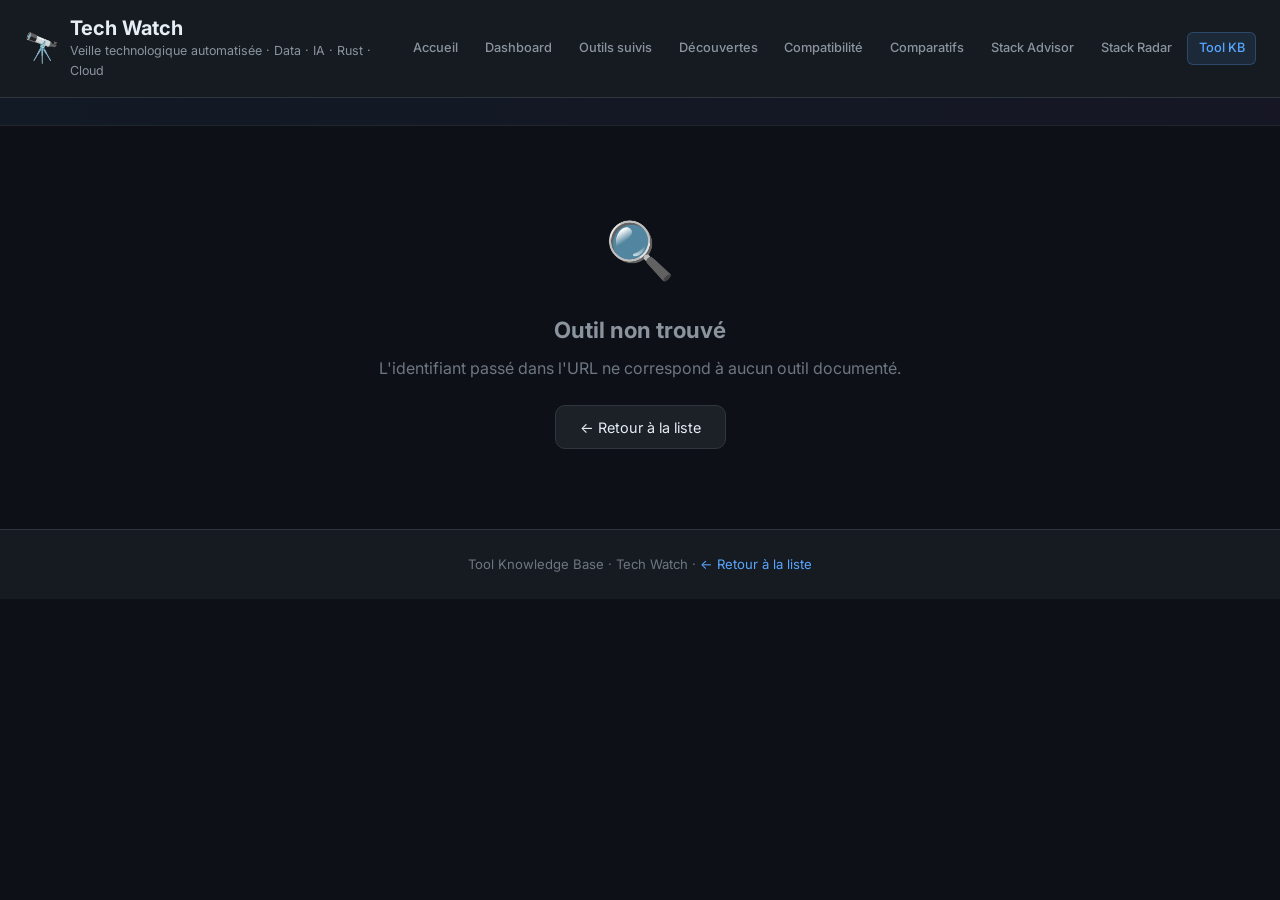
<file: web/tool.html>
<!DOCTYPE html>
<html lang="fr">
<head>
  <meta charset="UTF-8" />
  <meta name="viewport" content="width=device-width, initial-scale=1.0" />
  <link rel="icon" type="image/png" href="ico/01.png">
  <title id="page-title">Fiche outil — Tech Watch</title>
  <link rel="stylesheet" href="styles.css" />
  <link rel="stylesheet" href="tools.css" />
  <link rel="preconnect" href="https://fonts.googleapis.com" />
  <link href="https://fonts.googleapis.com/css2?family=Inter:wght@300;400;500;600;700&family=JetBrains+Mono:wght@400;500&display=swap" rel="stylesheet" />
</head>
<body>

  <!-- ─── HEADER ──────────────────────────────────────────────── -->
  <header class="site-header">
    <div class="container">
      <div class="header-brand">
        <a href="index.html" style="display:flex;align-items:center;gap:.6rem;text-decoration:none;color:inherit">
          <span class="header-icon">🔭</span>
          <div>
            <h1 class="header-title">Tech Watch</h1>
            <p class="header-subtitle">Veille technologique automatisée · Data · IA · Rust · Cloud</p>
          </div>
        </a>
      </div>
      <div class="header-meta">
        <nav class="header-nav">
          <a href="index.html"              class="nav-link">Accueil</a>
          <a href="dashboard.html"          class="nav-link">Dashboard</a>
          <a href="outils.html"             class="nav-link">Outils suivis</a>
          <a href="radar.html"              class="nav-link">Découvertes</a>
          <a href="compat.html"             class="nav-link">Compatibilité</a>
          <a href="compare.html"            class="nav-link">Comparatifs</a>
          <a href="stack-advisor.html"      class="nav-link">Stack Advisor</a>
          <a href="stack-advisor-radar.html" class="nav-link">Stack Radar</a>
          <a href="tools.html"              class="nav-link nav-link-active">Tool KB</a>
        </nav>
      </div>
    </div>
  </header>

  <!-- ─── BREADCRUMB ───────────────────────────────────────────── -->
  <div class="tkb-breadcrumb">
    <div class="container">
      <a href="tools.html" class="tkb-bc-link">← Tool KB</a>
      <span class="tkb-bc-sep">/</span>
      <span id="bc-name" class="tkb-bc-current">Chargement…</span>
    </div>
  </div>

  <!-- ─── TOOL HERO ────────────────────────────────────────────── -->
  <section class="tkb-tool-hero" id="tool-hero">
    <div class="container">
      <div class="tkb-tool-hero-top">
        <span class="tkb-tool-hero-icon" id="tool-icon">⏳</span>
        <div class="tkb-tool-hero-info">
          <div class="tkb-tool-hero-badges" id="tool-badges"></div>
          <h2 class="tkb-tool-hero-name" id="tool-name">Chargement…</h2>
          <p class="tkb-tool-hero-sub" id="tool-sub"></p>
          <div class="tkb-tool-hero-tags" id="tool-tags"></div>
        </div>
        <div class="tkb-tool-hero-actions">
          <a href="#" class="tkb-btn-github" id="tool-github-link" target="_blank" rel="noopener noreferrer">
            <svg width="16" height="16" fill="currentColor" viewBox="0 0 16 16" style="vertical-align:middle;margin-right:.3rem">
              <path d="M8 0C3.58 0 0 3.58 0 8c0 3.54 2.29 6.53 5.47 7.59.4.07.55-.17.55-.38
              0-.19-.01-.82-.01-1.49-2.01.37-2.53-.49-2.69-.94-.09-.23-.48-.94-.82-1.13-.28-.15-.68-.52
              -.01-.53.63-.01 1.08.58 1.23.82.72 1.21 1.87.87 2.33.66.07-.52.28-.87.51-1.07-1.78-.2
              -3.64-.89-3.64-3.95 0-.87.31-1.59.82-2.15-.08-.2-.36-1.02.08-2.12 0 0 .67-.21 2.2.82
              .64-.18 1.32-.27 2-.27.68 0 1.36.09 2 .27 1.53-1.04 2.2-.82 2.2-.82.44 1.1.16 1.92.08
              2.12.51.56.82 1.27.82 2.15 0 3.07-1.87 3.75-3.65 3.95.29.25.54.73.54 1.48 0 1.07-.01
              1.93-.01 2.2 0 .21.15.46.55.38A8.013 8.013 0 0016 8c0-4.42-3.58-8-8-8z"/>
            </svg>
            GitHub
          </a>
          <button class="tkb-btn-avis" id="btn-edit-avis" title="Éditer mon avis terrain">✏️ Mon avis</button>
        </div>
      </div>
      <p class="tkb-tool-summary" id="tool-summary"></p>
    </div>
  </section>

  <!-- ─── QUICK METADATA ───────────────────────────────────────── -->
  <section class="tkb-meta-bar">
    <div class="container">
      <div class="tkb-meta-grid" id="tool-meta-grid"></div>
    </div>
  </section>

  <!-- ─── RECOMMENDATION BANNER ───────────────────────────────── -->
  <section class="tkb-reco-bar" id="sec-recommendation">
    <div class="container">
      <div class="tkb-reco-inner" id="tool-recommendation"></div>
    </div>
  </section>

  <!-- ─── MAIN CONTENT ─────────────────────────────────────────── -->
  <main class="container tkb-detail-main" id="tool-main">

    <!-- ROW 1 : Use cases + Ratings -->
    <div class="tkb-detail-row tkb-row-2col">

      <!-- Use cases -->
      <section class="tkb-section" id="sec-usecases">
        <h3 class="tkb-section-title">🎯 Cas d'usage recommandés</h3>
        <div class="tkb-usecase-list" id="tool-usecases"></div>
      </section>

      <!-- Quick ratings -->
      <section class="tkb-section" id="sec-ratings">
        <h3 class="tkb-section-title">⭐ Indice d'adéquation</h3>
        <p class="tkb-ratings-note">Evaluation architecturale selon cas d'usage — non une mesure scientifique.</p>
        <div class="tkb-ratings-list" id="tool-ratings"></div>
      </section>

    </div>

    <!-- ROW 2 : Choose if / Don't choose if -->
    <div class="tkb-detail-row tkb-row-2col">

      <section class="tkb-section tkb-section-green" id="sec-when-use">
        <h3 class="tkb-section-title">✔️ Choisir cet outil si…</h3>
        <ul class="tkb-checklist" id="tool-when-use"></ul>
      </section>

      <section class="tkb-section tkb-section-red" id="sec-when-avoid">
        <h3 class="tkb-section-title">❌ Ne pas choisir si…</h3>
        <ul class="tkb-checklist tkb-checklist-avoid" id="tool-when-avoid"></ul>
      </section>

    </div>

    <!-- ROW 2b : Limitations -->
    <section class="tkb-section tkb-section-full tkb-section-limitations" id="sec-limitations">
      <h3 class="tkb-section-title">⚠️ Limitations réelles</h3>
      <ul class="tkb-checklist tkb-checklist-limitations" id="tool-limitations"></ul>
    </section>

    <!-- ROW 2c : Tradeoffs -->
    <section class="tkb-section tkb-section-full tkb-section-tradeoffs" id="sec-tradeoffs">
      <h3 class="tkb-section-title">⚖️ Forces, Faiblesses &amp; Compromis</h3>
      <div class="tkb-tradeoffs-grid" id="tool-tradeoffs"></div>
    </section>

    <!-- ROW 3 : Cheatsheet -->
    <section class="tkb-section tkb-section-full" id="sec-cheatsheet">
      <h3 class="tkb-section-title">💻 Cheat Sheet</h3>
      <div class="tkb-cheatsheet" id="tool-cheatsheet"></div>
    </section>

    <!-- ROW 3b : Migration -->
    <section class="tkb-section tkb-section-full tkb-section-migration" id="sec-migration">
      <h3 class="tkb-section-title" id="migration-title">🔄 Guide de migration</h3>
      <div class="tkb-migration-grid" id="tool-migration"></div>
    </section>

    <!-- ROW 4 : Alternatives -->
    <section class="tkb-section tkb-section-full" id="sec-alternatives">
      <h3 class="tkb-section-title">🔄 Alternatives</h3>
      <div class="tkb-alt-grid" id="tool-alternatives"></div>
    </section>

    <!-- ROW 4b : Competitors -->
    <section class="tkb-section tkb-section-full" id="sec-competitors">
      <h3 class="tkb-section-title">⚔️ Outils concurrents</h3>
      <div class="tkb-competitors-grid" id="tool-competitors"></div>
    </section>

    <!-- ROW 4c : Architecture recommandée -->
    <section class="tkb-section tkb-section-full tkb-section-arch-reco" id="sec-arch-reco">
      <h3 class="tkb-section-title">🏗️ Architecture recommandée</h3>
      <p class="tkb-arch-reco-intro">Exemples d'assemblages architecturaux selon le contexte projet</p>
      <div class="tkb-arch-reco-grid" id="tool-arch-reco"></div>
    </section>

    <!-- ROW 4d : Stacks recommandées -->
    <section class="tkb-section tkb-section-full tkb-section-stacks" id="sec-stacks">
      <h3 class="tkb-section-title">🧩 Stacks recommandées</h3>
      <p class="tkb-stacks-intro">Assemblages technologiques cohérents — à adapter à votre contexte</p>
      <div class="tkb-stacks-grid" id="tool-stacks"></div>
    </section>

    <!-- ROW 4e : Quand passer à autre chose -->
    <section class="tkb-section tkb-section-full tkb-section-move-on" id="sec-move-on">
      <h3 class="tkb-section-title">📈 Quand passer à autre chose ?</h3>
      <p class="tkb-move-on-intro">Signaux d'alerte indiquant qu'un autre outil serait plus adapté</p>
      <div class="tkb-move-on-grid" id="tool-move-on"></div>
    </section>

    <!-- ROW 5 : Compatibilities + Architecture -->
    <div class="tkb-detail-row tkb-row-2col">

      <section class="tkb-section" id="sec-compat">
        <h3 class="tkb-section-title">🔗 Compatibilités</h3>
        <div class="tkb-compat-cats" id="tool-compat"></div>
      </section>

      <section class="tkb-section" id="sec-arch">
        <h3 class="tkb-section-title">🏗️ Intégration architecture</h3>
        <div class="tkb-arch-diagram" id="tool-arch"></div>
      </section>

    </div>

    <!-- ROW 6 : Profile scores -->
    <section class="tkb-section tkb-section-full" id="sec-profiles">
      <h3 class="tkb-section-title">👤 Pertinence par profil</h3>
      <div class="tkb-profiles-grid" id="tool-profiles"></div>
    </section>

    <!-- ROW 6b : Erreurs fréquentes -->
    <section class="tkb-section tkb-section-full tkb-section-mistakes" id="sec-mistakes">
      <h3 class="tkb-section-title">⚠️ Erreurs fréquentes</h3>
      <ul class="tkb-mistakes-list" id="tool-mistakes"></ul>
    </section>

    <!-- ROW 6c : Utilisation en entreprise -->
    <section class="tkb-section tkb-section-full tkb-section-enterprise" id="sec-enterprise">
      <h3 class="tkb-section-title">🏢 Utilisation en entreprise</h3>
      <p class="tkb-enterprise-intro">Indice d'adoption estimé selon le contexte organisationnel</p>
      <div class="tkb-enterprise-grid" id="tool-enterprise"></div>
    </section>

    <!-- ROW 7 : Releases from data.json -->
    <section class="tkb-section tkb-section-full" id="sec-releases">
      <h3 class="tkb-section-title">🚀 Releases récentes <span class="tkb-live-badge">● Live</span></h3>
      <div id="tool-releases-content">
        <div class="tkb-releases-loading" id="releases-loading">Chargement des releases…</div>
        <div class="tkb-releases-list" id="tool-releases-list"></div>
        <p class="tkb-releases-none hidden" id="releases-none">Aucune release récente trouvée dans la veille.</p>
      </div>
    </section>

    <!-- ROW 8 : Related tools -->
    <section class="tkb-section tkb-section-full" id="sec-related">
      <h3 class="tkb-section-title">🔗 Voir aussi</h3>
      <div class="tkb-related-grid" id="tool-related"></div>
    </section>

    <!-- ROW 9 : Learning paths (multi-profil) -->
    <section class="tkb-section tkb-section-full tkb-section-paths" id="sec-learning">
      <h3 class="tkb-section-title">📈 Parcours d'apprentissage</h3>
      <p class="tkb-paths-intro">Plusieurs trajectoires selon votre profil et objectif</p>
      <div class="tkb-paths-grid" id="tool-learning"></div>
    </section>

    <!-- ROW 9b : Context Switch Rules -->
    <section class="tkb-section tkb-section-full tkb-section-csr" id="sec-csr">
      <h3 class="tkb-section-title">🧠 Context Switch Rules</h3>
      <p class="tkb-csr-desc">Guide d'arbitrage rapide — choisir ou exclure cet outil selon votre contexte.</p>
      <div class="tkb-csr-grid" id="tool-csr"></div>
    </section>

    <!-- ROW 10 : Mon avis terrain -->
    <section class="tkb-section tkb-section-full tkb-section-avis" id="sec-avis">
      <h3 class="tkb-section-title">💬 Mon avis terrain</h3>
      <div id="avis-view-mode">
        <blockquote class="tkb-avis-quote" id="tool-avis"></blockquote>
        <button class="tkb-avis-edit-btn" id="avis-edit-btn">✏️ Modifier</button>
      </div>
      <div id="avis-edit-mode" class="hidden">
        <textarea class="tkb-avis-textarea" id="avis-textarea" rows="4" placeholder="Votre retour d'expérience personnel…"></textarea>
        <div class="tkb-avis-actions">
          <button class="tkb-btn-save" id="avis-save-btn">💾 Enregistrer</button>
          <button class="tkb-btn-cancel" id="avis-cancel-btn">Annuler</button>
          <button class="tkb-btn-reset" id="avis-reset-btn">↺ Réinitialiser</button>
        </div>
      </div>
    </section>

  </main>

  <!-- ─── NOT FOUND ────────────────────────────────────────────── -->
  <div id="tool-not-found" class="tkb-not-found hidden">
    <div class="container">
      <span>🔍</span>
      <h3>Outil non trouvé</h3>
      <p>L'identifiant passé dans l'URL ne correspond à aucun outil documenté.</p>
      <a href="tools.html" class="tkb-reset-btn">← Retour à la liste</a>
    </div>
  </div>

  <!-- ─── FOOTER ───────────────────────────────────────────────── -->
  <footer class="tkb-footer">
    <div class="container">
      <p>Tool Knowledge Base · Tech Watch · <a href="tools.html">← Retour à la liste</a></p>
    </div>
  </footer>

  <script src="tools-data.js"></script>
  <script>
  "use strict";

  // ── URL param ──────────────────────────────────────────────────
  const params = new URLSearchParams(location.search);
  const toolId = params.get('id') || '';
  const tool   = getToolById(toolId);

  const LS_KEY = id => `tkb-avis-${id}`;
  const DATA_URL = './data.json';

  if (!tool) {
    document.getElementById('tool-not-found').classList.remove('hidden');
    document.getElementById('tool-main').style.display = 'none';
    document.getElementById('tool-hero').style.display = 'none';
    document.querySelector('.tkb-meta-bar').style.display = 'none';
    document.querySelector('.tkb-breadcrumb').style.display = 'none';
  } else {
    renderTool(tool);
  }

  // ── Render ─────────────────────────────────────────────────────
  function renderTool(t) {
    // Title
    document.getElementById('page-title').textContent = `${t.name} — Tool KB`;
    document.getElementById('bc-name').textContent = t.name;

    // Hero
    document.getElementById('tool-icon').textContent   = t.icon;
    document.getElementById('tool-name').textContent   = t.name;
    document.getElementById('tool-sub').textContent    = `${t.category} · ${t.language} · depuis ${t.created}`;
    document.getElementById('tool-summary').textContent= t.summary;

    document.getElementById('tool-badges').innerHTML =
      maturityBadge(t.maturity) + ' ' + popularityBadge(t.popularity);

    document.getElementById('tool-tags').innerHTML =
      t.tags.map(tag => `<a href="tools.html" class="tkb-inline-tag" onclick="event.preventDefault();
        window.location='tools.html?tag=${encodeURIComponent(tag)}'">#${tag}</a>`).join('');

    // GitHub link
    const ghLink = document.getElementById('tool-github-link');
    if (t.github_repo) {
      ghLink.href = `https://github.com/${t.github_repo}`;
    } else {
      ghLink.style.display = 'none';
    }

    // Meta bar
    renderMetaBar(t);

    // Use cases
    document.getElementById('tool-usecases').innerHTML =
      t.use_cases.map(uc => `<div class="tkb-uc-chip">${esc(uc)}</div>`).join('');

    // Ratings
    renderRatings(t.ratings);

    // When to use / avoid
    document.getElementById('tool-when-use').innerHTML =
      t.when_to_use.map(s => `<li><span class="check-icon">✅</span> ${esc(s)}</li>`).join('');
    document.getElementById('tool-when-avoid').innerHTML =
      t.when_to_avoid.map(s => `<li><span class="check-icon">❌</span> ${esc(s)}</li>`).join('');

    // Cheatsheet
    renderCheatsheet(t.cheatsheet);

    // Alternatives
    renderAlternatives(t.alternatives);

    // Competitors
    renderCompetitors(t.competitors);

    // Architecture recommandée
    renderArchitectureReco(t.architecture_recommandee);

    // Stacks recommandées
    renderRecommendedStacks(t.recommended_stacks);

    // Quand passer à autre chose
    renderWhenToMoveOn(t.when_to_move_on);

    // Limitations
    renderLimitations(t.limitations);

    // Tradeoffs
    renderTradeoffs(t.tradeoffs);

    // Migration
    renderMigration(t.migration);

    // Recommendation
    renderRecommendation(t.recommendation);

    // Compatibilities
    renderCompatibilities(t.compatibilities);

    // Architecture
    renderArchDiagram(t.architecture);

    // Profiles
    renderProfiles(t.profile_scores);

    // Erreurs fréquentes
    renderCommonMistakes(t.common_mistakes);

    // Utilisation entreprise
    renderEnterpriseUsage(t.enterprise_usage);

    // Related
    renderRelated(t.related);

    // Learning paths
    renderLearningPaths(t.learning_paths);

    // Avis terrain
    renderAvis(t);

    // Context Switch Rules
    renderContextSwitchRules(t.context_switch_rules);

    // Releases (async)
    loadReleases(t);
  }

  // ── Meta bar ───────────────────────────────────────────────────
  function renderMetaBar(t) {
    const items = [
      { label: 'Version',    value: t.version },
      { label: 'Langage',    value: t.language },
      { label: 'Catégorie',  value: t.category },
      { label: 'Créé en',    value: t.created },
      { label: 'Maturité',   value: maturityBadge(t.maturity), raw: true },
      { label: 'Popularité', value: popularityBadge(t.popularity), raw: true }
    ];
    document.getElementById('tool-meta-grid').innerHTML = items.map(item => `
      <div class="tkb-meta-item">
        <span class="tkb-meta-label">${item.label}</span>
        ${item.raw
          ? `<span class="tkb-meta-value">${item.value}</span>`
          : `<span class="tkb-meta-value tkb-meta-text">${esc(item.value)}</span>`
        }
      </div>`).join('');
  }
  // ── Recommendation banner ───────────────────────────────────────
  function renderRecommendation(reco) {
    const el = document.getElementById('sec-recommendation');
    if (!reco) { el.style.display = 'none'; return; }
    const starsHTML = Array.from({length: 5}, (_, i) =>
      `<span class="reco-star ${i < reco.stars ? 'reco-star-filled' : 'reco-star-empty'}">★</span>`
    ).join('');
    const cls = reco.stars >= 4 ? 'reco-high' : reco.stars === 3 ? 'reco-mid' : 'reco-low';
    document.getElementById('tool-recommendation').innerHTML = `
      <div class="tkb-reco-stars ${cls}">${starsHTML}</div>
      <div class="tkb-reco-label ${cls}">${esc(reco.label)}</div>
      <div class="tkb-reco-context">${esc(reco.context)}</div>`;
  }

  // ── Limitations ──────────────────────────────────────────────────
  function renderLimitations(limitations) {
    const sec = document.getElementById('sec-limitations');
    if (!limitations || !limitations.length) { sec.style.display = 'none'; return; }
    document.getElementById('tool-limitations').innerHTML =
      limitations.map(s => `<li><span class="check-icon">⚠️</span> ${esc(s)}</li>`).join('');
  }

  // ── Migration ────────────────────────────────────────────────────
  function renderMigration(migration) {
    const sec = document.getElementById('sec-migration');
    if (!migration || !migration.mappings || !migration.mappings.length) { sec.style.display = 'none'; return; }
    document.getElementById('migration-title').textContent = `🔄 ${migration.title || 'Guide de migration'}`;
    const disclaimerHTML = migration.disclaimer
      ? `<div class="tkb-migration-disclaimer">⚠️ ${esc(migration.disclaimer)}</div>`
      : '';
    document.getElementById('tool-migration').innerHTML = disclaimerHTML + migration.mappings.map(m => `
      <div class="tkb-migration-card">
        <div class="tkb-migration-before">
          <span class="tkb-migration-badge tkb-migration-from">Avant</span>
          <pre class="tkb-migration-code"><code>${esc(m.before)}</code></pre>
        </div>
        <div class="tkb-migration-arrow">→</div>
        <div class="tkb-migration-after">
          <span class="tkb-migration-badge tkb-migration-to">Après</span>
          <pre class="tkb-migration-code"><code>${esc(m.after)}</code></pre>
        </div>
      </div>`).join('');
  }

  // ── Context Switch Rules ─────────────────────────────────────────
  function renderContextSwitchRules(rules) {
    const sec = document.getElementById('sec-csr');
    if (!rules || !rules.length) { sec.style.display = 'none'; return; }
    const iconMap = { use: '🟢', avoid: '🔴', evaluate: '🟡' };
    const clsMap  = { use: 'csr-use', avoid: 'csr-avoid', evaluate: 'csr-eval' };
    document.getElementById('tool-csr').innerHTML = rules.map(r => `
      <div class="tkb-csr-card ${clsMap[r.action] || 'csr-eval'}">
        <div class="tkb-csr-icon">${iconMap[r.action] || '🟡'}</div>
        <div class="tkb-csr-body">
          <div class="tkb-csr-condition">Si : ${esc(r.condition)}</div>
          <div class="tkb-csr-reco">${esc(r.recommendation)}</div>
        </div>
      </div>`).join('');
  }

  // ── Competitors ───────────────────────────────────────────────────
  function renderCompetitors(competitors) {
    const sec = document.getElementById('sec-competitors');
    if (!competitors) { sec.style.display = 'none'; return; }
    const renderGroup = (list, type) => {
      if (!list || !list.length) return '';
      const typeLabel = type === 'direct' ? '⚔️ Concurrents directs' : '🔵 Concurrents indirects';
      const typeCls   = type === 'direct' ? 'tkb-comp-direct' : 'tkb-comp-indirect';
      return `
        <div class="tkb-comp-group">
          <h4 class="tkb-comp-group-title ${typeCls}">${typeLabel}</h4>
          <div class="tkb-comp-cards">
            ${list.map(c => {
              const linked = TOOLS_KB.find(x => x.id === c.id);
              return `
              <div class="tkb-comp-card ${type} ${linked ? 'tkb-comp-linked' : ''}"
                   ${linked ? `onclick="location.href='tool.html?id=${c.id}'" style="cursor:pointer"` : ''}>
                <div class="tkb-comp-header">
                  <span class="tkb-comp-icon">${linked ? linked.icon : '🔧'}</span>
                  <div>
                    <div class="tkb-comp-name">${esc(c.name)}${linked ? ' <span class="tkb-fiche-badge">Fiche →</span>' : ''}</div>
                  </div>
                </div>
                <p class="tkb-comp-reason">${esc(c.reason)}</p>
              </div>`;
            }).join('')}
          </div>
        </div>`;
    };
    const html = renderGroup(competitors.direct, 'direct') + renderGroup(competitors.indirect, 'indirect');
    if (!html.trim()) { sec.style.display = 'none'; return; }
    document.getElementById('tool-competitors').innerHTML = html;
  }
  // ── Ratings ────────────────────────────────────────────────────
  function renderRatings(ratings) {
    const labels = {
      performance: '🚀 Performance',
      simplicity:  '🎯 Simplicité',
      scalability: '📈 Scalabilité',
      memory:      '💾 Mémoire',
      ecosystem:   '🌐 Écosystème'
    };
    const tooltips = {
      performance: 'Vitesse de traitement observée sur les cas d’usage typiques',
      simplicity:  'Courbe d’apprentissage et ergonomie API',
      scalability: 'Capacité à monter en volume et en complexité',
      memory:      'Empreinte mémoire relative pour les opérations courantes',
      ecosystem:   'Richesse de l’écosystème (librairies, intégrations, communauté)'
    };
    document.getElementById('tool-ratings').innerHTML = Object.entries(ratings).map(([k, v]) => `
      <div class="tkb-rating-row">
        <span class="tkb-rating-label" title="${tooltips[k] || ''}">${labels[k] || k} <span class="tkb-rating-tip">?</span></span>
        <span class="tkb-rating-bars">${renderBars(v)}</span>
        <span class="tkb-rating-num">${v}/5</span>
      </div>`).join('');
  }

  function renderBars(v) {
    return Array.from({length: 5}, (_, i) =>
      `<span class="tkb-bar ${i < v ? 'tkb-bar-filled' : ''}"></span>`
    ).join('');
  }

  // ── Cheatsheet ─────────────────────────────────────────────────
  function renderCheatsheet(cs) {
    const labelMap = {
      install: '📦 Installation', read_csv: '📖 Lecture CSV', read_parquet: '📖 Lecture Parquet',
      write_parquet: '💾 Écriture Parquet', write: '💾 Écriture', read: '📖 Lecture',
      filter: '🔍 Filtre', select: '📋 Sélection', groupby: '📊 Group By',
      join: '🔗 Jointure', lazy: '⚡ Lazy eval', with_columns: '➕ Nouvelles colonnes',
      sort: '⬆ Tri', sample: '🎲 Échantillon', connect: '🔌 Connexion',
      query_csv: '🔍 Requête CSV', query_parquet: '🔍 Requête Parquet',
      create_table: '📋 Créer table', aggregation: '📊 Agrégation',
      to_polars: '↔ Vers Polars', to_pandas: '↔ Vers pandas', from_arrow: '↔ Depuis Arrow',
      start: '▶ Démarrer', get_route: '📥 GET route', post_route: '📤 POST route',
      pydantic: '🔒 Schéma', query_param: '❓ Query params', dependency: '🔗 Dépendance',
      background: '⚙ Background task', middleware: '🛡 Middleware', openapi: '📖 OpenAPI',
      model: '📐 Modèle', validation: '✅ Validation', to_dict: '📦 → dict',
      to_json: '📦 → JSON', from_json: '📦 → depuis JSON', optional: '❓ Champ optionnel',
      validator: '✔ Validateur', settings: '⚙ Settings', nested: '🪆 Imbriqué',
      alias: '🏷 Alias', session: '🔌 Session', create_tables: '🏗 Créer tables',
      insert: '➕ Insertion', select_all: '📋 Tous', select_where: '🔍 Filtre',
      update: '🔄 Mise à jour', fastapi_dep: '🔗 FastAPI dep',
      init: '🏗 Init', run: '▶ Run', test: '✔ Tests', docs_gen: '📖 Docs',
      sources: '📂 Sources', schema_test: '🔒 Tests schema', snapshot: '📸 Snapshot',
      seed: '🌱 Seed', webserver: '🌐 Serveur web', scheduler: '⏰ Scheduler',
      dag: '🗺 DAG', task: '⚙ Task', bash_op: '💻 BashOperator',
      python_op: '🐍 PythonOperator', xcom: '📨 XCom', trigger: '▶ Trigger',
      flow: '🌊 Flow', run_local: '▶ Run local', schedule: '📅 Schedule',
      deploy: '🚀 Deploy', work_pool: '🏊 Work Pool', logging: '📋 Logging', state: '🔘 State',
      llm: '🤖 LLM', chain: '⛓ Chain', rag_vectorstore: '🗃 Vector Store',
      rag_retriever: '🔍 Retriever', rag_chain: '⛓ RAG Chain', prompt: '💬 Prompt',
      memory: '🧠 Memory', agent: '🤖 Agent', stream: '📡 Stream',
      history: '📜 Historique', time_travel: '⏰ Time Travel', vacuum: '🧹 Vacuum',
      merge_upsert: '🔄 Merge/Upsert', optimize: '⚡ Optimiser',
      read_parquet_arrow: '📖 Lecture Parquet', schema: '📐 Schéma',
      filter_push: '🔍 Filtre push-down', partitioned: '📁 Partitionné', column_select: '📋 Colonnes'
    };
    const entries = Object.entries(cs);
    document.getElementById('tool-cheatsheet').innerHTML =
      `<div class="tkb-cheatsheet-grid">` +
      entries.map(([k, v]) => `
        <div class="tkb-cheat-item">
          <div class="tkb-cheat-label">${labelMap[k] || k}</div>
          <pre class="tkb-cheat-code"><code>${esc(v)}</code></pre>
          <button class="tkb-copy-btn" title="Copier" onclick="copyCode(this, ${JSON.stringify(v)})">📋</button>
        </div>`).join('') +
      `</div>`;
  }

  // ── Alternatives ───────────────────────────────────────────────
  function renderAlternatives(alts) {
    document.getElementById('tool-alternatives').innerHTML = alts.map(alt => {
      const linked = TOOLS_KB.find(x => x.id === alt.id);
      return `
      <div class="tkb-alt-card ${linked ? 'tkb-alt-linked' : ''}"
           ${linked ? `onclick="location.href='tool.html?id=${alt.id}'" style="cursor:pointer"` : ''}>
        <div class="tkb-alt-header">
          <span class="tkb-alt-icon">${linked ? linked.icon : '🔧'}</span>
          <div>
            <div class="tkb-alt-name">${esc(alt.name)}${linked ? ' <span class="tkb-fiche-badge">Fiche →</span>' : ''}</div>
            <div class="tkb-alt-cat">${esc(alt.category)}</div>
          </div>
        </div>
        <p class="tkb-alt-reason">${esc(alt.reason)}</p>
      </div>`;
    }).join('');
  }

  // ── Architecture diagram ───────────────────────────────────────
  function renderArchDiagram(arch) {
    if (!arch) return;
    const steps = arch.diagram || [];
    document.getElementById('tool-arch').innerHTML =
      `<p class="tkb-arch-position">Position : <strong>${esc(arch.position)}</strong></p>` +
      `<div class="tkb-arch-steps">` +
      steps.map((step, i) => `
        <div class="tkb-arch-step ${step.step.includes('↓') ? 'tkb-arch-step-active' : ''}">
          <div class="tkb-arch-step-label">${esc(step.step)}</div>
          <div class="tkb-arch-step-items">
            ${step.items.map(it => `<span class="tkb-arch-item">${esc(it)}</span>`).join('')}
          </div>
        </div>
        ${i < steps.length - 1 ? '<div class="tkb-arch-arrow">↓</div>' : ''}`
      ).join('') +
      `</div>`;
  }

  // ── Profile scores ─────────────────────────────────────────────
  function renderProfiles(scores) {
    const labels = {
      data_analyst:   { icon: '📊', label: 'Data Analyst' },
      data_engineer:  { icon: '⚙️',  label: 'Data Engineer' },
      data_scientist: { icon: '🧪', label: 'Data Scientist' },
      backend:        { icon: '🖥️',  label: 'Backend Dev' },
      ml_engineer:    { icon: '🤖', label: 'ML Engineer' }
    };
    document.getElementById('tool-profiles').innerHTML = Object.entries(scores).map(([k, v]) => {
      const meta = labels[k] || { icon: '👤', label: k };
      const cls = v >= 8 ? 'profile-score-high' : v >= 5 ? 'profile-score-mid' : 'profile-score-low';
      return `
      <div class="tkb-profile-card">
        <div class="tkb-profile-header">
          <span class="tkb-profile-icon">${meta.icon}</span>
          <span class="tkb-profile-name">${meta.label}</span>
          <span class="tkb-profile-num ${cls}">${v}/10</span>
        </div>
        ${profileBar(v)}
      </div>`;
    }).join('');
  }

  // ── Related tools ──────────────────────────────────────────────
  function renderRelated(related) {
    if (!related || !related.length) {
      document.getElementById('sec-related').style.display = 'none';
      return;
    }
    document.getElementById('tool-related').innerHTML = related.map(id => {
      const t = getToolById(id);
      if (!t) return '';
      return `
      <a href="tool.html?id=${t.id}" class="tkb-related-card">
        <span class="tkb-related-icon">${t.icon}</span>
        <div>
          <div class="tkb-related-name">${esc(t.name)}</div>
          <div class="tkb-related-cat">${esc(t.category)}</div>
        </div>
      </a>`;
    }).join('');
  }

  // ── Tradeoffs ──────────────────────────────────────────────────
  function renderTradeoffs(tradeoffs) {
    const sec = document.getElementById('sec-tradeoffs');
    if (!tradeoffs) { sec.style.display = 'none'; return; }
    const sections = [
      { key: 'forces',    icon: '✅', label: 'Forces',    cls: 'to-forces' },
      { key: 'faiblesses',icon: '⚠️', label: 'Faiblesses', cls: 'to-faiblesses' },
      { key: 'compromis', icon: '⚖️', label: 'Compromis', cls: 'to-compromis' }
    ];
    document.getElementById('tool-tradeoffs').innerHTML = sections.map(s => {
      const items = tradeoffs[s.key] || [];
      if (!items.length) return '';
      return `
        <div class="tkb-to-col ${s.cls}">
          <h4 class="tkb-to-title">${s.icon} ${s.label}</h4>
          <ul class="tkb-to-list">${items.map(x => `<li>${esc(x)}</li>`).join('')}</ul>
        </div>`;
    }).join('');
  }

  // ── Architecture recommandée ────────────────────────────────────
  function renderArchitectureReco(arcs) {
    const sec = document.getElementById('sec-arch-reco');
    if (!arcs || !arcs.length) { sec.style.display = 'none'; return; }
    document.getElementById('tool-arch-reco').innerHTML = arcs.map(arc => `
      <div class="tkb-arc-card">
        <div class="tkb-arc-cas">${esc(arc.cas)}</div>
        <div class="tkb-arc-stack">${arc.stack.map((step, i) => `
          <span class="tkb-arc-step">${esc(step)}</span>${i < arc.stack.length - 1 ? '<span class="tkb-arc-arrow">→</span>' : ''}
        `).join('')}</div>
      </div>`).join('');
  }

  // ── Stacks recommandées ───────────────────────────────────────────
  function renderRecommendedStacks(stacks) {
    const sec = document.getElementById('sec-stacks');
    if (!stacks || !stacks.length) { sec.style.display = 'none'; return; }
    document.getElementById('tool-stacks').innerHTML = stacks.map(s => `
      <div class="tkb-stack-card">
        <div class="tkb-stack-name">${esc(s.name)}</div>
        <div class="tkb-stack-items">${s.stack.map((item, i) => `
          <span class="tkb-stack-step">${esc(item)}</span>${i < s.stack.length - 1 ? '<span class="tkb-stack-sep">+</span>' : ''}
        `).join('')}</div>
      </div>`).join('');
  }

  // ── Quand passer à autre chose ────────────────────────────────────
  function renderWhenToMoveOn(items) {
    const sec = document.getElementById('sec-move-on');
    if (!items || !items.length) { sec.style.display = 'none'; return; }
    document.getElementById('tool-move-on').innerHTML = items.map(item => {
      const linked = TOOLS_KB.find(t => t.name === item.alternative || t.id === item.alternative.toLowerCase().replace(/\s+/g, '-'));
      return `
      <div class="tkb-move-on-card">
        <div class="tkb-move-on-trigger">
          <span class="tkb-move-on-icon">⚡</span>
          <span>${esc(item.trigger)}</span>
        </div>
        <div class="tkb-move-on-alt">
          <span class="tkb-move-on-label">→</span>
          ${linked
            ? `<a href="tool.html?id=${linked.id}" class="tkb-move-on-link">${esc(item.alternative)} <span class="tkb-fiche-badge">Fiche</span></a>`
            : `<span class="tkb-move-on-name">${esc(item.alternative)}</span>`
          }
        </div>
      </div>`;
    }).join('');
  }

  // ── Erreurs fréquentes ─────────────────────────────────────────────
  function renderCommonMistakes(mistakes) {
    const sec = document.getElementById('sec-mistakes');
    if (!mistakes || !mistakes.length) { sec.style.display = 'none'; return; }
    document.getElementById('tool-mistakes').innerHTML = mistakes.map(m => `
      <li class="tkb-mistake-item">
        <span class="tkb-mistake-icon">⚠️</span>
        <span>${esc(m)}</span>
      </li>`).join('');
  }

  // ── Utilisation en entreprise ──────────────────────────────────────
  function renderEnterpriseUsage(eu) {
    const sec = document.getElementById('sec-enterprise');
    if (!eu) { sec.style.display = 'none'; return; }
    const labels = {
      startup:       { icon: '🚀', label: 'Startup' },
      pme:           { icon: '🏢', label: 'PME' },
      grand_groupe:  { icon: '🏦', label: 'Grand groupe' },
      cloud:         { icon: '☁️',  label: 'Cloud-first' },
      on_prem:       { icon: '🖥️',  label: 'On-Prem' }
    };
    document.getElementById('tool-enterprise').innerHTML = Object.entries(labels).map(([k, meta]) => {
      const v = eu[k] || 0;
      const bars = Array.from({length: 5}, (_, i) => `<span class="tkb-eu-dot ${i < v ? 'tkb-eu-dot-on' : ''}"></span>`).join('');
      return `
      <div class="tkb-eu-row">
        <span class="tkb-eu-icon">${meta.icon}</span>
        <span class="tkb-eu-label">${meta.label}</span>
        <span class="tkb-eu-bars">${bars}</span>
        <span class="tkb-eu-num">${v}/5</span>
      </div>`;
    }).join('');
  }

  // ── Compatibilities (catégorisées) ────────────────────────────────
  function renderCompatibilities(compat) {
    const el = document.getElementById('tool-compat');
    if (!compat) { el.innerHTML = ''; return; }
    const cats = [
      { key: 'formats',       label: '📄 Formats',       cls: 'cat-formats' },
      { key: 'engines',       label: '⚙️ Moteurs',       cls: 'cat-engines' },
      { key: 'frameworks',    label: '🛠️ Frameworks',   cls: 'cat-frameworks' },
      { key: 'visualization', label: '📈 Visualisation', cls: 'cat-viz' }
    ];
    el.innerHTML = cats.map(cat => {
      const items = compat[cat.key] || [];
      if (!items.length) return '';
      return `
        <div class="tkb-compat-cat">
          <span class="tkb-compat-cat-label ${cat.cls}">${cat.label}</span>
          <div class="tkb-compat-chips">${items.map(c => {
            const linked = TOOLS_KB.find(x => x.name === c.split(' (')[0] || x.id === c.toLowerCase().split(' (')[0].replace(/\s+/g, '-'));
            return linked
              ? `<a href="tool.html?id=${linked.id}" class="tkb-compat-chip tkb-compat-linked">${esc(c)} →</a>`
              : `<span class="tkb-compat-chip">${esc(c)}</span>`;
          }).join('')}</div>
        </div>`;
    }).join('');
  }

  // ── Learning paths (multi-profil) ───────────────────────────────
  function renderLearningPaths(paths) {
    const sec = document.getElementById('sec-learning');
    if (!paths || !paths.length) { sec.style.display = 'none'; return; }
    const currentId = tool ? tool.id : '';
    document.getElementById('tool-learning').innerHTML = paths.map(path => `
      <div class="tkb-path-col">
        <div class="tkb-path-label">${esc(path.label)}</div>
        <div class="tkb-path-steps">${path.steps.map((step, i) => {
          const linked  = TOOLS_KB.find(t => t.id === step.id);
          const isCur   = linked && linked.id === currentId;
          return `
            <div class="tkb-path-step ${isCur ? 'tkb-path-current' : ''}" 
                 ${linked && !isCur ? `onclick="location.href='tool.html?id=${step.id}'" style="cursor:pointer"` : ''}>
              <span class="tkb-path-icon">${linked ? linked.icon : '🔧'}</span>
              <span class="tkb-path-name">${esc(step.name)}</span>
              ${isCur ? '<span class="tkb-path-here">←</span>' : ''}
            </div>
            ${i < path.steps.length - 1 ? '<div class="tkb-path-arrow">↓</div>' : ''}`;
        }).join('')}</div>
      </div>`).join('');
  }

  // ── Learning path (legacy flat — kept for compat) ───────────────────
  function renderLearningPath(path) {
    if (!path || !path.length) {
      document.getElementById('sec-learning').style.display = 'none';
      return;
    }
    const currentTool = tool ? tool.id : '';
    document.getElementById('tool-learning').innerHTML = path.map((step, i) => {
      const linked = TOOLS_KB.find(t => t.id === step || t.name.toLowerCase() === step.toLowerCase());
      const isCurrent = linked && linked.id === currentTool;
      const name = linked ? linked.name : step;
      const icon = linked ? linked.icon : '🔧';
      const levelLabels = ['Débutant', 'Intermédiaire', 'Avancé', 'Expert'];
      const level = levelLabels[Math.min(i, levelLabels.length - 1)];
      return `
        <div class="tkb-lp-item ${isCurrent ? 'tkb-lp-current' : ''}"
             ${linked && !isCurrent ? `onclick="location.href='tool.html?id=${linked.id}'" style="cursor:pointer"` : ''}>
          <span class="tkb-lp-icon">${icon}</span>
          <div class="tkb-lp-body">
            <div class="tkb-lp-name">${esc(name)}</div>
            <div class="tkb-lp-level">${level}</div>
          </div>
          ${isCurrent ? '<span class="tkb-lp-you">← Vous êtes ici</span>' : ''}
        </div>
        ${i < path.length - 1 ? '<div class="tkb-lp-arrow">↓</div>' : ''}`;
    }).join('');
  }

  // ── Mon avis terrain ───────────────────────────────────────────
  function renderAvis(t) {
    const saved = localStorage.getItem(LS_KEY(t.id));
    const avis  = saved || t.avis_terrain || '';
    document.getElementById('tool-avis').textContent = avis;
    document.getElementById('avis-textarea').value   = avis;

    document.getElementById('avis-edit-btn').onclick = () => toggleAvisEdit(true);
    document.getElementById('btn-edit-avis').onclick  = () => { toggleAvisEdit(true); document.getElementById('sec-avis').scrollIntoView({behavior:'smooth'}); };
    document.getElementById('avis-save-btn').onclick  = () => saveAvis(t);
    document.getElementById('avis-cancel-btn').onclick= () => toggleAvisEdit(false);
    document.getElementById('avis-reset-btn').onclick = () => resetAvis(t);
  }

  function toggleAvisEdit(editing) {
    document.getElementById('avis-view-mode').classList.toggle('hidden', editing);
    document.getElementById('avis-edit-mode').classList.toggle('hidden', !editing);
    if (editing) document.getElementById('avis-textarea').focus();
  }

  function saveAvis(t) {
    const text = document.getElementById('avis-textarea').value.trim();
    localStorage.setItem(LS_KEY(t.id), text);
    document.getElementById('tool-avis').textContent = text;
    toggleAvisEdit(false);
  }

  function resetAvis(t) {
    localStorage.removeItem(LS_KEY(t.id));
    document.getElementById('tool-avis').textContent   = t.avis_terrain || '';
    document.getElementById('avis-textarea').value      = t.avis_terrain || '';
    toggleAvisEdit(false);
  }

  // ── Releases from data.json ────────────────────────────────────
  async function loadReleases(t) {
    if (!t.github_repo) {
      document.getElementById('releases-loading').classList.add('hidden');
      document.getElementById('releases-none').classList.remove('hidden');
      return;
    }
    try {
      const resp = await fetch(DATA_URL);
      if (!resp.ok) throw new Error('Erreur réseau');
      const data = await resp.json();
      const releases = (data.releases || []).filter(r => {
        const name = (r.name || '').toLowerCase();
        const repo = t.github_repo.toLowerCase();
        return name === repo || name.includes(repo.split('/')[1]);
      });

      document.getElementById('releases-loading').classList.add('hidden');

      if (releases.length === 0) {
        document.getElementById('releases-none').classList.remove('hidden');
        return;
      }

      const top = releases.slice(0, 5);
      document.getElementById('tool-releases-list').innerHTML = top.map(r => {
        // ── Recalibration: CRITICAL → HIGH sans sécurité/breaking change ──
        let impactLevel = (r.impact_level || '').toLowerCase();
        const factors = (() => { try { return JSON.parse(r.detected_factors || '[]'); } catch { return []; } })();
        const hasSecurityFactor  = factors.some(f => f.category === 'security');
        const hasBreakingFactor  = factors.some(f => f.category === 'breaking_change');
        if (impactLevel === 'critical' && !r.has_breaking_change && !hasSecurityFactor && !hasBreakingFactor) {
          impactLevel = 'high';
        }

        // Action recommandée lisible
        const actionLabels = {
          upgrade_immediately: { icon: '🔴', label: 'MISE À JOUR CRITIQUE' },
          plan_migration:      { icon: '🟠', label: 'PLANIFIER MIGRATION' },
          monitor_update:      { icon: '🟡', label: 'METTRE À JOUR' },
          monitor:             { icon: '🟢', label: 'SURVEILLER' },
          ignore:              { icon: '⚪', label: 'FACULTATIF' },
        };
        const actionKey = (r.action_recommended || '').toLowerCase().replace(/ /g, '_');
        const actionMeta = actionLabels[actionKey] || { icon: '⚪', label: r.action_recommended || 'SURVEILLER' };

        const impactMap = {
          critical: { icon: '🔴', cls: 'badge-critical', label: 'CRITICAL' },
          high:     { icon: '🟠', cls: 'badge-high',     label: 'HIGH' },
          moderate: { icon: '🟡', cls: 'badge-moderate', label: 'MODERATE' },
          medium:   { icon: '🟡', cls: 'badge-moderate', label: 'MODERATE' },
          low:      { icon: '🟢', cls: 'badge-low',      label: 'LOW' }
        };
        const imp = impactMap[impactLevel] || { icon: '⚪', cls: 'badge-muted', label: '?' };
        const date = r.published_at ? new Date(r.published_at).toLocaleDateString('fr-FR') : '—';
        const score = r.final_score ? Math.round(r.final_score) : '—';

        return `
        <div class="tkb-release-item">
          <div class="tkb-release-header">
            <a href="${r.html_url || '#'}" class="tkb-release-tag" target="_blank" rel="noopener noreferrer">
              ${esc(r.tag || r.version_major + '.' + r.version_minor + '.' + r.version_patch)}
            </a>
            <span class="badge ${imp.cls}">${imp.icon} ${imp.label}</span>
            <span class="tkb-release-action">${actionMeta.icon} ${actionMeta.label}</span>
            <span class="tkb-release-date">${date}</span>
            <span class="tkb-release-score">Score : ${score}</span>
          </div>
          ${r.body_excerpt
            ? `<p class="tkb-release-body">${esc(r.body_excerpt.substring(0, 200))}…</p>`
            : ''}
        </div>`;
      }).join('');

    } catch(e) {
      document.getElementById('releases-loading').classList.add('hidden');
      document.getElementById('releases-none').textContent = 'Impossible de charger les releases.';
      document.getElementById('releases-none').classList.remove('hidden');
    }
  }

  // ── Copy to clipboard ──────────────────────────────────────────
  function copyCode(btn, text) {
    navigator.clipboard.writeText(text).then(() => {
      btn.textContent = '✅';
      setTimeout(() => btn.textContent = '📋', 1500);
    }).catch(() => {
      btn.textContent = '❌';
      setTimeout(() => btn.textContent = '📋', 1500);
    });
  }

  // ── Escape HTML ────────────────────────────────────────────────
  function esc(str) {
    if (!str) return '';
    return String(str)
      .replace(/&/g,'&amp;').replace(/</g,'&lt;').replace(/>/g,'&gt;')
      .replace(/"/g,'&quot;').replace(/'/g,'&#039;');
  }
  </script>

</body>
</html>
</file>
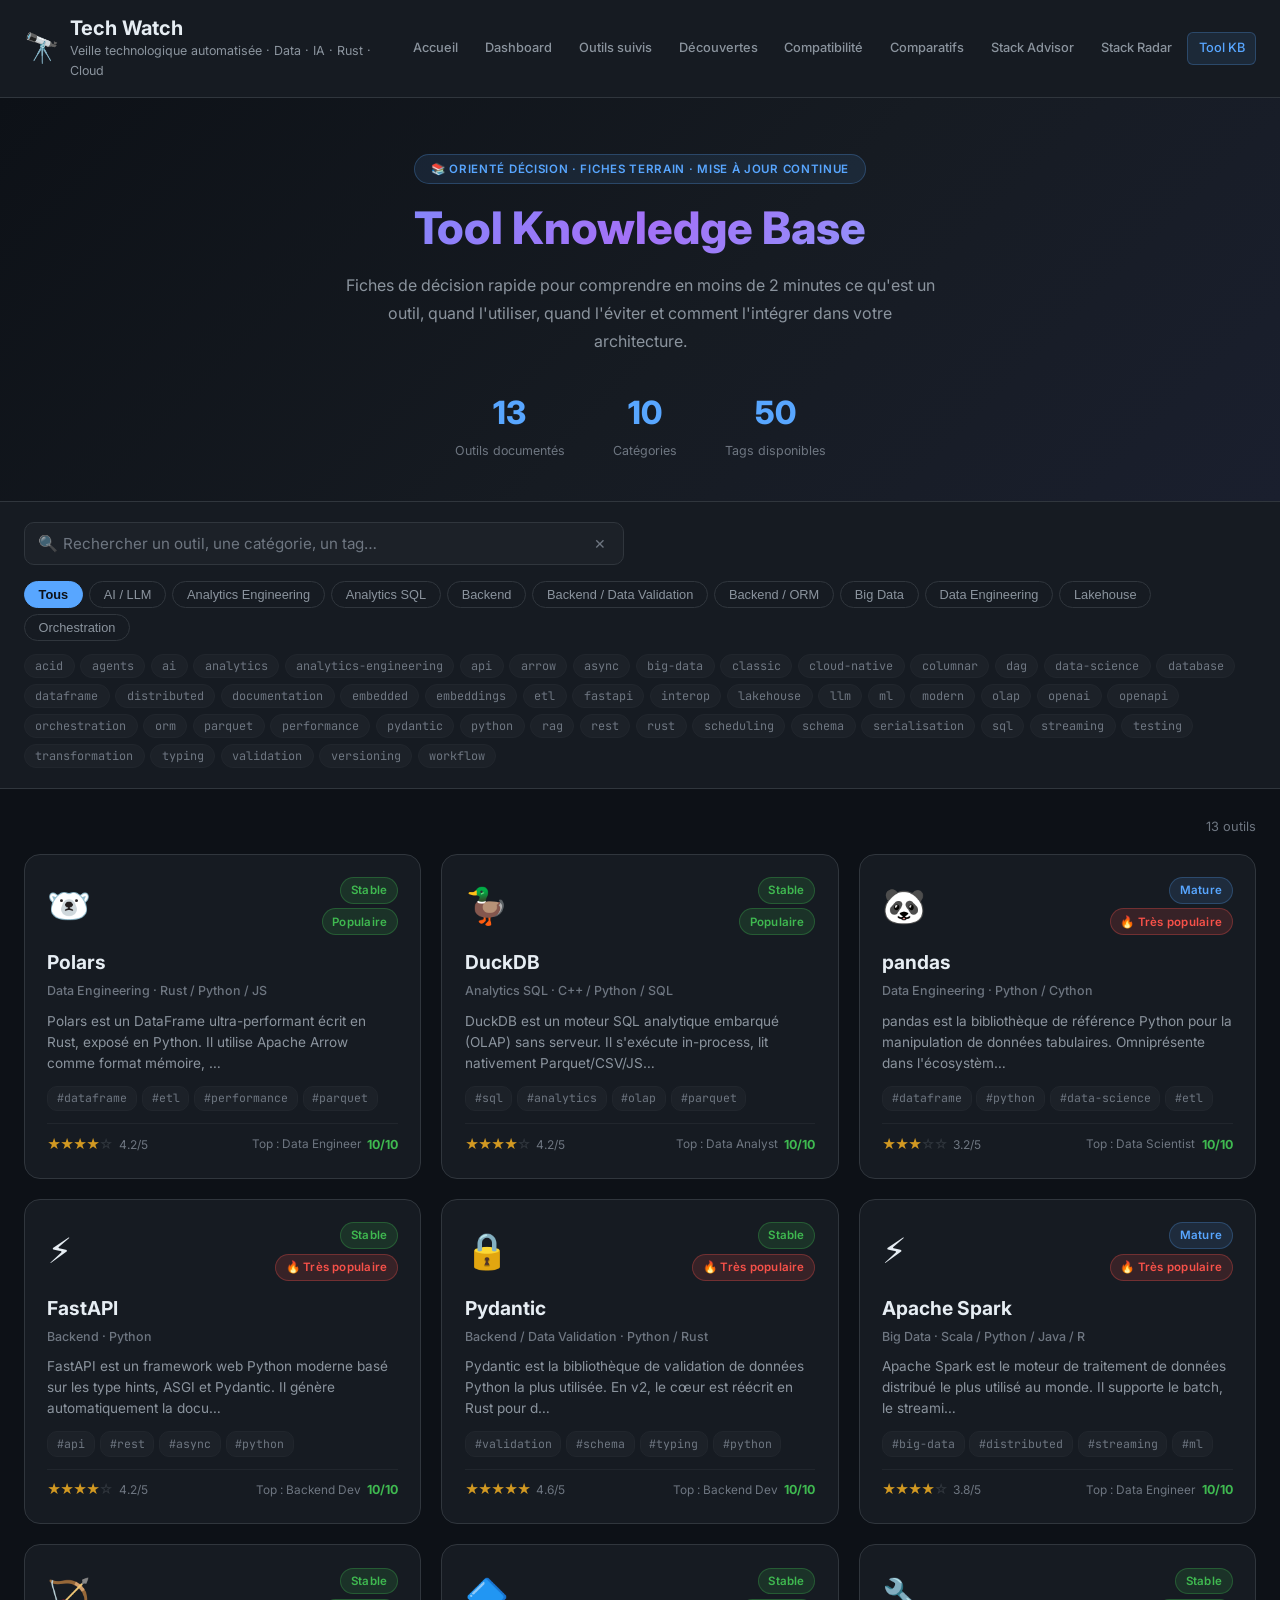
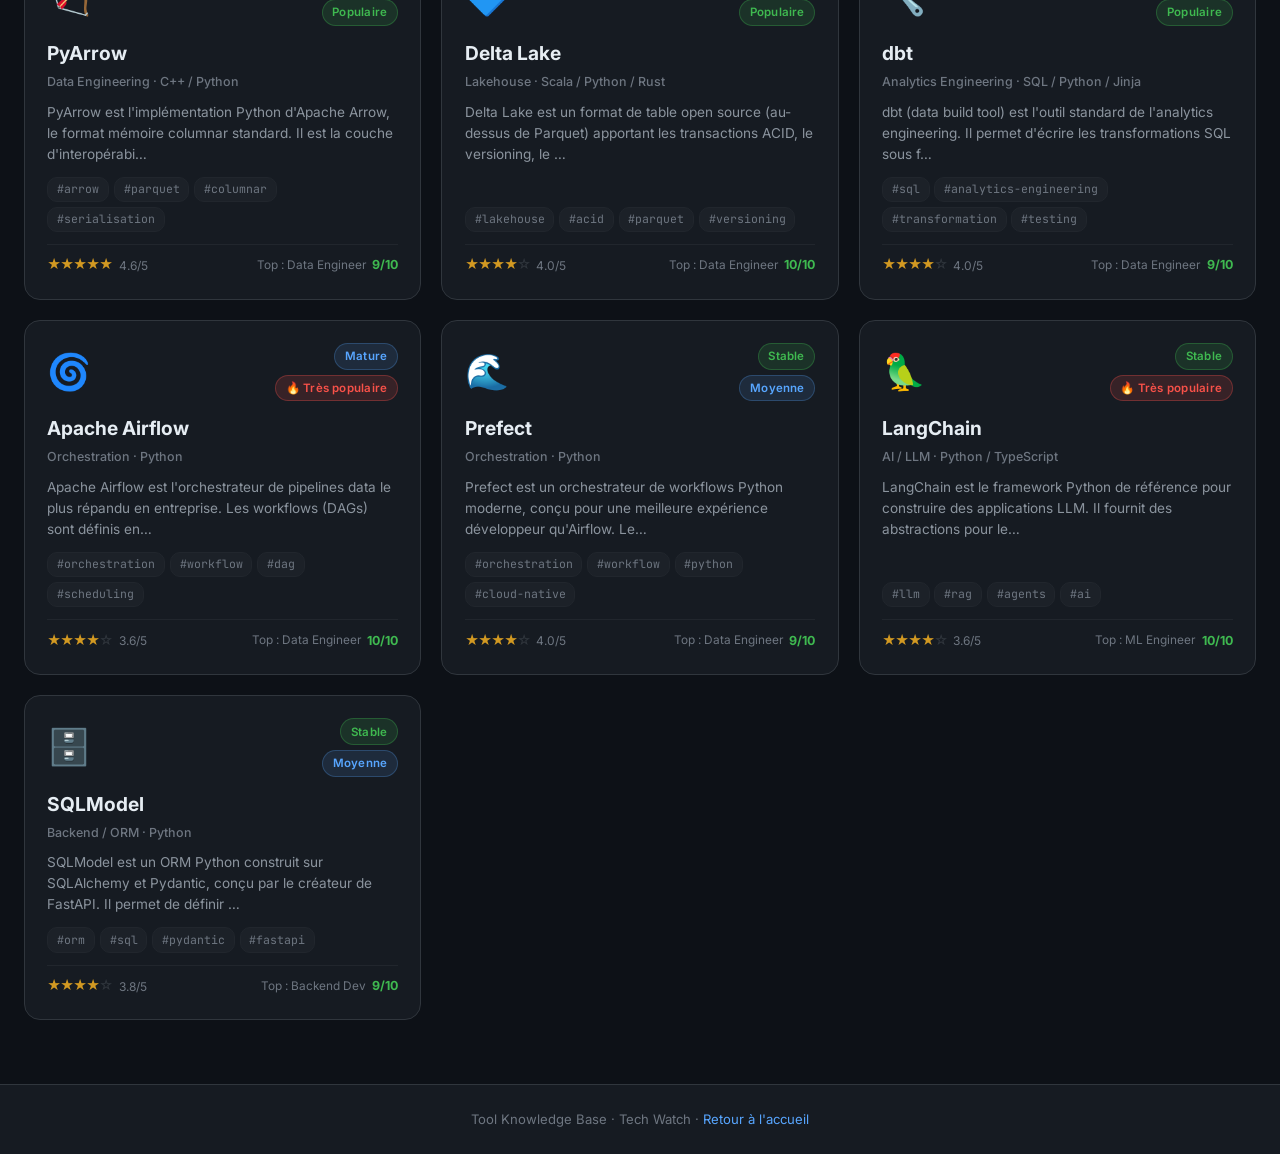
<file: web/tools.html>
<!DOCTYPE html>
<html lang="fr">
<head>
  <meta charset="UTF-8" />
  <meta name="viewport" content="width=device-width, initial-scale=1.0" />
  <link rel="icon" type="image/png" href="ico/01.png">
  <title>Tool Knowledge Base — Tech Watch</title>
  <link rel="stylesheet" href="styles.css" />
  <link rel="stylesheet" href="tools.css" />
  <link rel="preconnect" href="https://fonts.googleapis.com" />
  <link href="https://fonts.googleapis.com/css2?family=Inter:wght@300;400;500;600;700&family=JetBrains+Mono:wght@400;500&display=swap" rel="stylesheet" />
</head>
<body>

  <!-- ─── HEADER ──────────────────────────────────────────────── -->
  <header class="site-header">
    <div class="container">
      <div class="header-brand">
        <a href="index.html" style="display:flex;align-items:center;gap:.6rem;text-decoration:none;color:inherit">
          <span class="header-icon">🔭</span>
          <div>
            <h1 class="header-title">Tech Watch</h1>
            <p class="header-subtitle">Veille technologique automatisée · Data · IA · Rust · Cloud</p>
          </div>
        </a>
      </div>
      <div class="header-meta">
        <nav class="header-nav">
          <a href="index.html"              class="nav-link">Accueil</a>
          <a href="dashboard.html"          class="nav-link">Dashboard</a>
          <a href="outils.html"             class="nav-link">Outils suivis</a>
          <a href="radar.html"              class="nav-link">Découvertes</a>
          <a href="compat.html"             class="nav-link">Compatibilité</a>
          <a href="compare.html"            class="nav-link">Comparatifs</a>
          <a href="stack-advisor.html"      class="nav-link">Stack Advisor</a>
          <a href="stack-advisor-radar.html" class="nav-link">Stack Radar</a>
          <a href="tools.html"              class="nav-link nav-link-active">Tool KB</a>
        </nav>
      </div>
    </div>
  </header>

  <!-- ─── HERO ─────────────────────────────────────────────────── -->
  <section class="tkb-hero">
    <div class="container">
      <div class="tkb-hero-badge">📚 Orienté décision · Fiches terrain · Mise à jour continue</div>
      <h2 class="tkb-hero-title">Tool Knowledge Base</h2>
      <p class="tkb-hero-desc">
        Fiches de décision rapide pour comprendre en moins de 2 minutes ce qu'est un outil,
        quand l'utiliser, quand l'éviter et comment l'intégrer dans votre architecture.
      </p>
      <div class="tkb-hero-stats">
        <div class="tkb-hero-stat">
          <strong id="hs-tools">—</strong>
          <span>Outils documentés</span>
        </div>
        <div class="tkb-hero-stat">
          <strong id="hs-categories">—</strong>
          <span>Catégories</span>
        </div>
        <div class="tkb-hero-stat">
          <strong id="hs-tags">—</strong>
          <span>Tags disponibles</span>
        </div>
      </div>
    </div>
  </section>

  <!-- ─── SEARCH & FILTERS ─────────────────────────────────────── -->
  <section class="tkb-filters-section">
    <div class="container">

      <!-- Search bar -->
      <div class="tkb-search-wrap">
        <span class="tkb-search-icon">🔍</span>
        <input
          type="text"
          id="tkb-search"
          class="tkb-search-input"
          placeholder="Rechercher un outil, une catégorie, un tag…"
          autocomplete="off"
        />
        <button class="tkb-search-clear" id="tkb-clear" title="Effacer">✕</button>
      </div>

      <!-- Category tabs -->
      <div class="tkb-tabs" id="tkb-cat-tabs">
        <button class="tkb-tab active" data-cat="">Tous</button>
      </div>

      <!-- Tag cloud -->
      <div class="tkb-tags-wrap" id="tkb-tag-cloud"></div>

    </div>
  </section>

  <!-- ─── GRID ─────────────────────────────────────────────────── -->
  <main class="container tkb-main">
    <div id="tkb-results-info" class="tkb-results-info"></div>
    <div class="tkb-grid" id="tkb-grid"></div>
    <div id="tkb-empty" class="tkb-empty hidden">
      <span>🔍</span>
      <p>Aucun outil trouvé pour cette recherche.</p>
      <button class="tkb-reset-btn" id="tkb-reset">Réinitialiser les filtres</button>
    </div>
  </main>

  <!-- ─── FOOTER ───────────────────────────────────────────────── -->
  <footer class="tkb-footer">
    <div class="container">
      <p>Tool Knowledge Base · Tech Watch · <a href="index.html">Retour à l'accueil</a></p>
    </div>
  </footer>

  <script src="tools-data.js"></script>
  <script>
  "use strict";

  // ── State ──────────────────────────────────────────────────────
  let state = {
    query:    '',
    category: '',
    tags:     new Set(),
    filtered: [...TOOLS_KB]
  };

  // ── DOM refs ───────────────────────────────────────────────────
  const grid       = document.getElementById('tkb-grid');
  const empty      = document.getElementById('tkb-empty');
  const searchInput= document.getElementById('tkb-search');
  const clearBtn   = document.getElementById('tkb-clear');
  const resetBtn   = document.getElementById('tkb-reset');
  const catTabs    = document.getElementById('tkb-cat-tabs');
  const tagCloud   = document.getElementById('tkb-tag-cloud');
  const resultsInfo= document.getElementById('tkb-results-info');

  // ── Init ───────────────────────────────────────────────────────
  function init() {
    // Stats
    document.getElementById('hs-tools').textContent      = TOOLS_KB.length;
    document.getElementById('hs-categories').textContent = getAllCategories().length;
    document.getElementById('hs-tags').textContent       = getAllTags().length;

    // Category tabs
    getAllCategories().forEach(cat => {
      const btn = document.createElement('button');
      btn.className = 'tkb-tab';
      btn.dataset.cat = cat;
      btn.textContent = cat;
      catTabs.appendChild(btn);
    });

    // Tag cloud
    getAllTags().forEach(tag => {
      const btn = document.createElement('button');
      btn.className = 'tkb-tag-btn';
      btn.dataset.tag = tag;
      btn.textContent = tag;
      tagCloud.appendChild(btn);
    });

    // Events
    searchInput.addEventListener('input', () => {
      state.query = searchInput.value;
      applyFilters();
    });
    clearBtn.addEventListener('click', () => {
      searchInput.value = '';
      state.query = '';
      applyFilters();
    });
    catTabs.addEventListener('click', e => {
      const btn = e.target.closest('.tkb-tab');
      if (!btn) return;
      document.querySelectorAll('.tkb-tab').forEach(b => b.classList.remove('active'));
      btn.classList.add('active');
      state.category = btn.dataset.cat;
      applyFilters();
    });
    tagCloud.addEventListener('click', e => {
      const btn = e.target.closest('.tkb-tag-btn');
      if (!btn) return;
      const tag = btn.dataset.tag;
      if (state.tags.has(tag)) { state.tags.delete(tag); btn.classList.remove('active'); }
      else                     { state.tags.add(tag);    btn.classList.add('active'); }
      applyFilters();
    });
    resetBtn.addEventListener('click', resetFilters);

    applyFilters();
  }

  // ── Filter logic ───────────────────────────────────────────────
  function applyFilters() {
    let results = [...TOOLS_KB];

    if (state.query.trim()) {
      const q = state.query.toLowerCase();
      results = results.filter(t =>
        t.name.toLowerCase().includes(q) ||
        t.summary.toLowerCase().includes(q) ||
        t.tags.some(tag => tag.includes(q)) ||
        t.category.toLowerCase().includes(q) ||
        t.use_cases.some(uc => uc.toLowerCase().includes(q))
      );
    }
    if (state.category) {
      results = results.filter(t => t.category === state.category);
    }
    if (state.tags.size > 0) {
      results = results.filter(t => [...state.tags].every(tag => t.tags.includes(tag)));
    }

    state.filtered = results;
    renderGrid();
  }

  function resetFilters() {
    searchInput.value = '';
    state.query    = '';
    state.category = '';
    state.tags     = new Set();
    document.querySelectorAll('.tkb-tab').forEach(b => b.classList.remove('active'));
    document.querySelector('.tkb-tab[data-cat=""]').classList.add('active');
    document.querySelectorAll('.tkb-tag-btn').forEach(b => b.classList.remove('active'));
    applyFilters();
  }

  // ── Render ─────────────────────────────────────────────────────
  function renderGrid() {
    const tools = state.filtered;
    grid.innerHTML = '';

    if (tools.length === 0) {
      empty.classList.remove('hidden');
      resultsInfo.textContent = '';
      return;
    }
    empty.classList.add('hidden');
    resultsInfo.textContent = tools.length === TOOLS_KB.length
      ? `${TOOLS_KB.length} outils`
      : `${tools.length} résultat${tools.length > 1 ? 's' : ''} sur ${TOOLS_KB.length}`;

    tools.forEach(tool => {
      grid.insertAdjacentHTML('beforeend', renderCard(tool));
    });
  }

  function renderCard(t) {
    const profileTopScore = Math.max(...Object.values(t.profile_scores));
    const topProfile = Object.entries(t.profile_scores)
      .filter(([,v]) => v === profileTopScore)
      .map(([k]) => profileLabel(k))[0];

    const avgRating = (Object.values(t.ratings).reduce((a,b) => a+b, 0) / Object.values(t.ratings).length).toFixed(1);

    return `
    <article class="tkb-card" onclick="location.href='tool.html?id=${t.id}'" tabindex="0"
             onkeydown="if(event.key==='Enter') location.href='tool.html?id=${t.id}'">
      <div class="tkb-card-header">
        <span class="tkb-card-icon" aria-hidden="true">${t.icon}</span>
        <div class="tkb-card-meta">
          ${maturityBadge(t.maturity)}
          ${popularityBadge(t.popularity)}
        </div>
      </div>

      <div class="tkb-card-body">
        <h3 class="tkb-card-name">${escapeHtml(t.name)}</h3>
        <p class="tkb-card-category">${escapeHtml(t.category)} · ${escapeHtml(t.language)}</p>
        <p class="tkb-card-summary">${escapeHtml(t.summary.substring(0, 120))}…</p>
      </div>

      <div class="tkb-card-tags">
        ${t.tags.slice(0, 4).map(tag => `<span class="tkb-inline-tag">#${tag}</span>`).join('')}
      </div>

      <div class="tkb-card-footer">
        <div class="tkb-card-score">
          <span class="tkb-score-stars">${renderStars(Math.round(parseFloat(avgRating)))}</span>
          <span class="tkb-score-avg">${avgRating}/5</span>
        </div>
        <div class="tkb-card-profile">
          <span class="tkb-profile-label">Top : ${topProfile}</span>
          <span class="tkb-profile-score">${profileTopScore}/10</span>
        </div>
      </div>

      <div class="tkb-card-cta">Voir la fiche →</div>
    </article>`;
  }

  function profileLabel(key) {
    const map = {
      data_analyst:    'Data Analyst',
      data_engineer:   'Data Engineer',
      data_scientist:  'Data Scientist',
      backend:         'Backend Dev',
      ml_engineer:     'ML Engineer'
    };
    return map[key] || key;
  }

  function escapeHtml(str) {
    if (!str) return '';
    return String(str)
      .replace(/&/g, '&amp;').replace(/</g, '&lt;').replace(/>/g, '&gt;')
      .replace(/"/g, '&quot;').replace(/'/g, '&#039;');
  }

  init();
  </script>

</body>
</html>
</file>
<file: web/styles.css>
/* ================================================================
   Tech Watch — Stylesheet
   Design system : dark mode, accent bleu/violet, Inter + JetBrains Mono
   ================================================================ */

/* ── Reset & Variables ─────────────────────────────────────────── */
*, *::before, *::after { box-sizing: border-box; margin: 0; padding: 0; }

:root {
  --bg-base:        #0d1117;
  --bg-surface:     #161b22;
  --bg-card:        #1c2128;
  --bg-hover:       #21262d;
  --border:         #30363d;
  --border-subtle:  #21262d;

  --text-primary:   #e6edf3;
  --text-secondary: #8b949e;
  --text-muted:     #6e7681;

  --accent:         #58a6ff;
  --accent-purple:  #a371f7;
  --accent-green:   #3fb950;
  --accent-yellow:  #d29922;
  --accent-orange:  #db6d28;
  --accent-red:     #f85149;

  --font-sans:      'Inter', system-ui, -apple-system, sans-serif;
  --font-mono:      'JetBrains Mono', 'Fira Code', monospace;

  --radius-sm:      6px;
  --radius-md:      10px;
  --radius-lg:      16px;

  --shadow-card:    0 1px 3px rgba(0,0,0,.4), 0 4px 12px rgba(0,0,0,.2);
  --shadow-modal:   0 8px 48px rgba(0,0,0,.6);

  --transition:     0.18s ease;
}

html { scroll-behavior: smooth; }

body {
  font-family: var(--font-sans);
  background: var(--bg-base);
  color: var(--text-primary);
  line-height: 1.6;
  min-height: 100vh;
}

a { color: var(--accent); text-decoration: none; }
a:hover { text-decoration: underline; }

/* ── Layout ─────────────────────────────────────────────────────── */
.container {
  max-width: 1280px;
  margin: 0 auto;
  padding: 0 1.5rem;
}

.main-grid {
  display: grid;
  grid-template-columns: 1fr 360px;
  gap: 1.5rem;
  padding-top: 1.5rem;
  padding-bottom: 4rem;
}

@media (max-width: 900px) {
  .main-grid { grid-template-columns: 1fr; }
}

/* ── Header ─────────────────────────────────────────────────────── */
.site-header {
  background: var(--bg-surface);
  border-bottom: 1px solid var(--border);
  padding: 1rem 0;
  position: sticky;
  top: 0;
  z-index: 100;
  backdrop-filter: blur(8px);
}

.site-header .container {
  display: flex;
  align-items: center;
  justify-content: space-between;
  gap: 1rem;
}

.header-brand {
  display: flex;
  align-items: center;
  gap: 0.75rem;
}

.header-icon { font-size: 1.8rem; }

.header-title {
  font-size: 1.25rem;
  font-weight: 700;
  color: var(--text-primary);
  line-height: 1.2;
}

.header-subtitle {
  font-size: 0.78rem;
  color: var(--text-secondary);
  margin-top: 1px;
}

.header-meta {
  display: flex;
  align-items: center;
  gap: 0.75rem;
  flex-shrink: 0;
}

.header-updated {
  font-size: 0.75rem;
  color: var(--text-muted);
  font-family: var(--font-mono);
}

/* ── Badges ─────────────────────────────────────────────────────── */
.badge {
  display: inline-flex;
  align-items: center;
  gap: 0.3rem;
  padding: 0.2rem 0.6rem;
  border-radius: 20px;
  font-size: 0.72rem;
  font-weight: 600;
  letter-spacing: 0.02em;
}

.badge-live {
  background: rgba(63, 185, 80, 0.15);
  color: var(--accent-green);
  border: 1px solid rgba(63, 185, 80, 0.3);
}

.badge-critical { background: rgba(248,81,73,.15); color: var(--accent-red); border: 1px solid rgba(248,81,73,.3); }
.badge-high     { background: rgba(219,109,40,.15); color: var(--accent-orange); border: 1px solid rgba(219,109,40,.3); }
.badge-medium   { background: rgba(210,153,34,.15); color: var(--accent-yellow); border: 1px solid rgba(210,153,34,.3); }
.badge-low      { background: rgba(63,185,80,.15); color: var(--accent-green); border: 1px solid rgba(63,185,80,.3); }
.badge-unknown  { background: rgba(139,148,158,.1); color: var(--text-secondary); border: 1px solid var(--border); }

/* ── Stats Bar ──────────────────────────────────────────────────── */
.stats-bar {
  background: var(--bg-surface);
  border-bottom: 1px solid var(--border);
  padding: 0.75rem 0;
}

.stats-grid {
  display: flex;
  gap: 2rem;
  flex-wrap: wrap;
}

.stat-card {
  display: flex;
  flex-direction: column;
  align-items: center;
  gap: 0.1rem;
  min-width: 80px;
}

.stat-value {
  font-size: 1.5rem;
  font-weight: 700;
  color: var(--accent);
  font-family: var(--font-mono);
  line-height: 1;
}

.stat-label {
  font-size: 0.72rem;
  color: var(--text-secondary);
  text-transform: uppercase;
  letter-spacing: 0.05em;
}

/* ── Filter Bar ─────────────────────────────────────────────────── */
.filter-bar {
  display: flex;
  gap: 0.5rem;
  flex-wrap: wrap;
  margin-bottom: 0.75rem;
}

.filter-btn {
  padding: 0.35rem 0.85rem;
  border-radius: 20px;
  border: 1px solid var(--border);
  background: var(--bg-card);
  color: var(--text-secondary);
  font-size: 0.8rem;
  font-family: var(--font-sans);
  cursor: pointer;
  transition: all var(--transition);
}

.filter-btn:hover, .filter-btn.active {
  background: var(--accent);
  color: #fff;
  border-color: var(--accent);
}

.impact-bar {
  display: flex;
  gap: 0.5rem;
  flex-wrap: wrap;
  margin-bottom: 1.25rem;
}

.impact-filter {
  padding: 0.25rem 0.75rem;
  border-radius: 20px;
  border: 1px solid var(--border-subtle);
  background: transparent;
  color: var(--text-muted);
  font-size: 0.75rem;
  cursor: pointer;
  transition: all var(--transition);
  user-select: none;
}

.impact-filter:hover, .impact-filter.active {
  background: var(--bg-hover);
  color: var(--text-primary);
  border-color: var(--border);
}

/* ── Profile selector ───────────────────────────────────────────── */
.profile-bar {
  display: flex;
  align-items: center;
  gap: 0.5rem;
  flex-wrap: wrap;
  margin-bottom: 1.25rem;
  padding: 0.5rem 0.75rem;
  background: var(--bg-card);
  border: 1px solid var(--border-subtle);
  border-radius: 8px;
}

.profile-label {
  font-size: 0.75rem;
  color: var(--text-muted);
  font-weight: 600;
  white-space: nowrap;
  margin-right: 0.25rem;
}

.profile-btn {
  padding: 0.25rem 0.65rem;
  border-radius: 20px;
  border: 1px solid var(--border-subtle);
  background: transparent;
  color: var(--text-muted);
  font-size: 0.7rem;
  cursor: pointer;
  transition: all var(--transition);
  user-select: none;
  font-family: inherit;
}

.profile-btn:hover {
  background: var(--bg-hover);
  color: var(--text-primary);
  border-color: var(--border);
}

.profile-btn.active {
  background: var(--accent);
  color: #fff;
  border-color: var(--accent);
  font-weight: 600;
}

/* ── Release card scores ─────────────────────────────────────────── */
.release-scores {
  display: flex;
  gap: 0.4rem;
  flex-wrap: wrap;
  margin: 0.4rem 0 0.3rem;
  align-items: center;
}

.score-pill {
  padding: 0.15rem 0.5rem;
  border-radius: 10px;
  font-size: 0.65rem;
  font-weight: 700;
  background: var(--bg-hover);
  color: var(--text-muted);
  border: 1px solid var(--border-subtle);
  font-variant-numeric: tabular-nums;
}

.score-pill.score-final { color: var(--text-primary); border-color: var(--border); }

.action-pill {
  padding: 0.15rem 0.6rem;
  border-radius: 10px;
  font-size: 0.65rem;
  font-weight: 600;
  border: 1px solid transparent;
}

.action-critical { background: rgba(239,68,68,0.1); color: #ef4444; border-color: rgba(239,68,68,0.3); }
.action-high     { background: rgba(249,115,22,0.1); color: #f97316; border-color: rgba(249,115,22,0.3); }
.action-moderate { background: rgba(234,179,8,0.1); color: #eab308; border-color: rgba(234,179,8,0.3); }
.action-low      { background: rgba(99,102,241,0.1); color: #6366f1; border-color: rgba(99,102,241,0.3); }
.action-ignore   { background: var(--bg-hover); color: var(--text-muted); }

.factor-tags {
  display: flex;
  gap: 0.3rem;
  flex-wrap: wrap;
  margin-bottom: 0.3rem;
}

.factor-tag {
  padding: 0.1rem 0.45rem;
  border-radius: 8px;
  font-size: 0.6rem;
  font-weight: 700;
  background: var(--bg-hover);
  color: var(--text-muted);
  border: 1px solid var(--border-subtle);
  font-variant-numeric: tabular-nums;
}

.factor-tag.factor-security        { background: rgba(239,68,68,0.12); color: #ef4444; }
.factor-tag.factor-breaking_change { background: rgba(249,115,22,0.12); color: #f97316; }
.factor-tag.factor-deprecated      { background: rgba(234,179,8,0.12); color: #eab308; }
.factor-tag.factor-removed         { background: rgba(234,179,8,0.12); color: #ca8a04; }
.factor-tag.factor-migration       { background: rgba(168,85,247,0.12); color: #a855f7; }
.factor-tag.factor-performance     { background: rgba(34,197,94,0.12); color: #22c55e; }
.factor-tag.factor-enhancement     { background: rgba(99,102,241,0.12); color: #6366f1; }
.factor-tag.factor-bug_fix         { background: rgba(20,184,166,0.12); color: #14b8a6; }
.factor-tag.factor-documentation   { background: var(--bg-hover); color: var(--text-muted); }

/* ── Impact badge — moderate ─────────────────────────────────────── */
.badge-moderate { background: rgba(234,179,8,0.15); color: #ca8a04; border: 1px solid rgba(234,179,8,0.3); }

/* ── Modal scores ────────────────────────────────────────────────── */
.modal-scores-grid {
  display: grid;
  grid-template-columns: repeat(3, 1fr);
  gap: 0.75rem;
  margin: 0.75rem 0;
}

.modal-score-box {
  display: flex;
  flex-direction: column;
  align-items: center;
  gap: 0.2rem;
  background: var(--bg-hover);
  border: 1px solid var(--border-subtle);
  border-radius: 8px;
  padding: 0.5rem;
}

.modal-score-label {
  font-size: 0.65rem;
  color: var(--text-muted);
  text-transform: uppercase;
  letter-spacing: 0.05em;
  text-align: center;
}

.modal-score-value {
  font-size: 1.4rem;
  font-weight: 800;
  font-variant-numeric: tabular-nums;
}

.modal-action {
  display: flex;
  align-items: center;
  gap: 0.5rem;
  padding: 0.5rem 0.75rem;
  border-radius: 8px;
  margin: 0.5rem 0;
  border: 1px solid transparent;
  font-size: 0.8rem;
}

.modal-action .modal-action-label {
  color: var(--text-muted);
  font-size: 0.7rem;
  text-transform: uppercase;
  letter-spacing: 0.05em;
}

.modal-action .modal-action-value {
  font-weight: 700;
  margin-left: auto;
}

.modal-action.action-critical { background: rgba(239,68,68,0.1); border-color: rgba(239,68,68,0.2); }
.modal-action.action-high     { background: rgba(249,115,22,0.1); border-color: rgba(249,115,22,0.2); }
.modal-action.action-moderate { background: rgba(234,179,8,0.1); border-color: rgba(234,179,8,0.2); }
.modal-action.action-low      { background: rgba(99,102,241,0.1); border-color: rgba(99,102,241,0.2); }

.score-breakdown {
  list-style: none;
  padding: 0;
  margin: 0;
}

.score-breakdown li {
  padding: 0.3rem 0;
  font-size: 0.8rem;
  color: var(--text-secondary);
  border-bottom: 1px solid var(--border-subtle);
  display: flex;
  gap: 0.4rem;
}

.score-breakdown li:last-child { border-bottom: none; }

.reasons-list {
  list-style: none;
  padding: 0;
  margin: 0;
}

.reasons-list li {
  padding: 0.25rem 0;
  font-size: 0.78rem;
  color: var(--text-muted);
  border-bottom: 1px solid var(--border-subtle);
}

.reasons-list li:last-child { border-bottom: none; }

/* ── Sections ───────────────────────────────────────────────────── */
.section { margin-bottom: 1.5rem; }

.section-title {
  font-size: 0.95rem;
  font-weight: 600;
  color: var(--text-secondary);
  text-transform: uppercase;
  letter-spacing: 0.06em;
  margin-bottom: 0.75rem;
  display: flex;
  align-items: center;
  gap: 0.4rem;
}

.section-icon { font-size: 1rem; }

/* ── Release Cards ──────────────────────────────────────────────── */
.releases-list { display: flex; flex-direction: column; gap: 0.75rem; }

.release-card {
  background: var(--bg-card);
  border: 1px solid var(--border);
  border-radius: var(--radius-md);
  padding: 1rem 1.25rem;
  cursor: pointer;
  transition: all var(--transition);
  position: relative;
  overflow: hidden;
}

.release-card::before {
  content: '';
  position: absolute;
  left: 0; top: 0; bottom: 0;
  width: 3px;
  background: var(--border);
  transition: background var(--transition);
}

.release-card[data-impact="critical"]::before { background: var(--accent-red); }
.release-card[data-impact="high"]::before     { background: var(--accent-orange); }
.release-card[data-impact="medium"]::before   { background: var(--accent-yellow); }
.release-card[data-impact="low"]::before      { background: var(--accent-green); }

.release-card:hover {
  border-color: var(--accent);
  background: var(--bg-hover);
  transform: translateY(-1px);
  box-shadow: var(--shadow-card);
}

.release-header {
  display: flex;
  align-items: flex-start;
  justify-content: space-between;
  gap: 0.5rem;
  margin-bottom: 0.4rem;
}

.release-name {
  font-size: 0.95rem;
  font-weight: 600;
  color: var(--text-primary);
  font-family: var(--font-mono);
}

.release-tag {
  font-size: 0.8rem;
  color: var(--accent);
  font-family: var(--font-mono);
  background: rgba(88, 166, 255, 0.1);
  padding: 0.1rem 0.4rem;
  border-radius: var(--radius-sm);
  white-space: nowrap;
}

.release-meta {
  display: flex;
  align-items: center;
  gap: 0.6rem;
  flex-wrap: wrap;
  margin-bottom: 0.4rem;
}

.release-date {
  font-size: 0.75rem;
  color: var(--text-muted);
  font-family: var(--font-mono);
}

.release-excerpt {
  font-size: 0.82rem;
  color: var(--text-secondary);
  line-height: 1.5;
  display: -webkit-box;
  -webkit-line-clamp: 2;
  -webkit-box-orient: vertical;
  overflow: hidden;
}

.breaking-badge {
  display: inline-flex;
  align-items: center;
  gap: 0.2rem;
  font-size: 0.68rem;
  font-weight: 700;
  color: var(--accent-red);
  background: rgba(248,81,73,.1);
  border: 1px solid rgba(248,81,73,.25);
  border-radius: 4px;
  padding: 0.1rem 0.35rem;
  text-transform: uppercase;
  letter-spacing: 0.04em;
}

/* ── Trends ─────────────────────────────────────────────────────── */
.trends-list { display: flex; flex-direction: column; gap: 0.5rem; }

.trend-item {
  display: flex;
  align-items: center;
  justify-content: space-between;
  padding: 0.6rem 0.85rem;
  background: var(--bg-card);
  border: 1px solid var(--border);
  border-radius: var(--radius-sm);
  gap: 0.5rem;
  transition: background var(--transition);
}

.trend-item:hover { background: var(--bg-hover); }

.trend-name {
  font-size: 0.82rem;
  font-family: var(--font-mono);
  color: var(--text-primary);
  flex: 1;
  min-width: 0;
  overflow: hidden;
  text-overflow: ellipsis;
  white-space: nowrap;
}

.trend-direction {
  font-size: 1rem;
  flex-shrink: 0;
}

.trend-count {
  font-size: 0.72rem;
  color: var(--text-muted);
  font-family: var(--font-mono);
  white-space: nowrap;
}

/* ── Top Impact ─────────────────────────────────────────────────── */
.top-impact-list { display: flex; flex-direction: column; gap: 0.4rem; }

.impact-item {
  display: flex;
  align-items: center;
  gap: 0.6rem;
  padding: 0.5rem 0.75rem;
  background: var(--bg-card);
  border: 1px solid var(--border);
  border-radius: var(--radius-sm);
  cursor: pointer;
  transition: background var(--transition);
}

.impact-item:hover { background: var(--bg-hover); }

.impact-score-bar {
  flex: 1;
  height: 4px;
  background: var(--border);
  border-radius: 2px;
  overflow: hidden;
}

.impact-score-fill {
  height: 100%;
  background: var(--accent);
  border-radius: 2px;
  transition: width 0.6s ease;
}

.impact-item-name {
  font-size: 0.8rem;
  font-family: var(--font-mono);
  color: var(--text-primary);
  flex-shrink: 0;
  max-width: 120px;
  overflow: hidden;
  text-overflow: ellipsis;
  white-space: nowrap;
}

.impact-item-score {
  font-size: 0.75rem;
  color: var(--accent);
  font-family: var(--font-mono);
  flex-shrink: 0;
}

/* ── Category Chart ─────────────────────────────────────────────── */
.category-chart { display: flex; flex-direction: column; gap: 0.5rem; }

.category-row {
  display: grid;
  grid-template-columns: 130px 1fr 2.5rem;
  align-items: center;
  gap: 0.5rem;
}

.category-label {
  font-size: 0.78rem;
  color: var(--text-secondary);
  text-align: right;
  white-space: nowrap;
  overflow: hidden;
  text-overflow: ellipsis;
}

.category-bar-wrap {
  height: 8px;
  background: var(--border);
  border-radius: 4px;
  overflow: hidden;
}

.category-bar-fill {
  height: 100%;
  background: linear-gradient(90deg, var(--accent), var(--accent-purple));
  border-radius: 4px;
  transition: width 0.6s ease;
}

.category-count {
  font-size: 0.72rem;
  color: var(--text-muted);
  font-family: var(--font-mono);
  text-align: right;
}

/* ── Modal ──────────────────────────────────────────────────────── */
.modal-overlay {
  position: fixed;
  inset: 0;
  background: rgba(0,0,0,.7);
  backdrop-filter: blur(4px);
  z-index: 200;
  display: flex;
  align-items: center;
  justify-content: center;
  padding: 1rem;
}

.modal-overlay.hidden { display: none; }

.modal {
  background: var(--bg-surface);
  border: 1px solid var(--border);
  border-radius: var(--radius-lg);
  padding: 1.75rem;
  max-width: 680px;
  width: 100%;
  max-height: 85vh;
  overflow-y: auto;
  position: relative;
  box-shadow: var(--shadow-modal);
}

.modal-close {
  position: absolute;
  top: 1rem;
  right: 1rem;
  background: var(--bg-hover);
  border: 1px solid var(--border);
  color: var(--text-secondary);
  width: 2rem;
  height: 2rem;
  border-radius: 50%;
  cursor: pointer;
  font-size: 0.85rem;
  display: flex;
  align-items: center;
  justify-content: center;
  transition: all var(--transition);
}

.modal-close:hover { background: var(--bg-card); color: var(--text-primary); }

.modal-title {
  font-size: 1.2rem;
  font-weight: 700;
  font-family: var(--font-mono);
  color: var(--text-primary);
  margin-bottom: 0.25rem;
}

.modal-tag {
  font-size: 0.9rem;
  color: var(--accent);
  font-family: var(--font-mono);
  margin-bottom: 1rem;
}

.modal-section { margin-bottom: 1.25rem; }

.modal-section-label {
  font-size: 0.72rem;
  font-weight: 600;
  text-transform: uppercase;
  letter-spacing: 0.08em;
  color: var(--text-muted);
  margin-bottom: 0.4rem;
}

.modal-body {
  font-size: 0.85rem;
  color: var(--text-secondary);
  line-height: 1.65;
  background: var(--bg-base);
  border: 1px solid var(--border);
  border-radius: var(--radius-sm);
  padding: 0.75rem 1rem;
  white-space: pre-wrap;
  font-family: var(--font-mono);
}

.changes-list {
  list-style: none;
  display: flex;
  flex-direction: column;
  gap: 0.3rem;
}

.changes-list li {
  font-size: 0.85rem;
  color: var(--text-secondary);
  padding-left: 1rem;
  position: relative;
  line-height: 1.5;
}

.changes-list li::before {
  content: '•';
  position: absolute;
  left: 0;
  color: var(--accent);
}

.modal-link {
  display: inline-flex;
  align-items: center;
  gap: 0.3rem;
  padding: 0.45rem 1rem;
  background: var(--accent);
  color: #fff;
  border-radius: var(--radius-sm);
  font-size: 0.82rem;
  font-weight: 600;
  transition: opacity var(--transition);
}

.modal-link:hover { opacity: 0.85; text-decoration: none; }

/* ── Modal enrichi ──────────────────────────────────────────────── */
.modal-impact-row {
  display: flex;
  align-items: center;
  gap: 0.5rem;
  flex-wrap: wrap;
  margin-bottom: 0.6rem;
}

.modal-version {
  font-family: var(--font-mono);
  font-size: 1rem;
  font-weight: 600;
  margin-left: auto;
}

.ver-part { padding: 0 2px; }
.ver-major { color: var(--accent-red); }
.ver-minor { color: var(--accent-yellow); }
.ver-patch { color: var(--accent-green); }

.modal-impact-desc {
  font-size: 0.82rem;
  color: var(--text-secondary);
  background: var(--bg-card);
  border-left: 3px solid var(--border);
  padding: 0.5rem 0.75rem;
  border-radius: 0 var(--radius-sm) var(--radius-sm) 0;
  margin-bottom: 1rem;
  line-height: 1.55;
}

.modal-score-row {
  display: flex;
  align-items: center;
  justify-content: space-between;
  margin-bottom: 0.35rem;
}

.modal-score-label {
  font-size: 0.75rem;
  font-weight: 600;
  text-transform: uppercase;
  letter-spacing: 0.07em;
  color: var(--text-muted);
}

.modal-score-value {
  font-family: var(--font-mono);
  font-size: 1.3rem;
  font-weight: 700;
}

.modal-score-value.impact-critical { color: var(--accent-red); }
.modal-score-value.impact-high     { color: var(--accent-orange); }
.modal-score-value.impact-medium   { color: var(--accent-yellow); }
.modal-score-value.impact-low      { color: var(--accent-green); }

.score-breakdown {
  list-style: none;
  display: flex;
  flex-direction: column;
  gap: 0.2rem;
  margin-bottom: 1.1rem;
}

.score-breakdown li {
  font-size: 0.78rem;
  color: var(--text-muted);
  padding-left: 0.9rem;
  position: relative;
}

.score-breakdown li::before {
  content: '+';
  position: absolute;
  left: 0;
  color: var(--accent-green);
  font-weight: 700;
}

.modal-breaking {
  border-color: rgba(248,81,73,.4) !important;
  color: var(--accent-red) !important;
}

/* ── Navigation header ──────────────────────────────────────────── */
.header-nav {
  display: flex;
  align-items: center;
  gap: 0.25rem;
}

.nav-link {
  font-size: 0.8rem;
  font-weight: 500;
  color: var(--text-secondary);
  padding: 0.3rem 0.65rem;
  border-radius: var(--radius-sm);
  border: 1px solid transparent;
  transition: all var(--transition);
  text-decoration: none;
}

.nav-link:hover {
  color: var(--text-primary);
  background: var(--bg-hover);
  border-color: var(--border);
  text-decoration: none;
}

.nav-link-active {
  color: var(--accent);
  background: rgba(88,166,255,.1);
  border-color: rgba(88,166,255,.25);
}

/* ── Page Outils ────────────────────────────────────────────────── */
.tools-intro {
  background: var(--bg-surface);
  border-bottom: 1px solid var(--border);
  padding: 2rem 0 1.5rem;
}

.tools-intro-title {
  font-size: 1.5rem;
  font-weight: 700;
  margin-bottom: 0.5rem;
}

.tools-intro-sub {
  color: var(--text-secondary);
  max-width: 680px;
  font-size: 0.9rem;
  line-height: 1.6;
}

.tools-category {
  margin-top: 2.5rem;
  margin-bottom: 1rem;
}

.tools-grid {
  display: grid;
  grid-template-columns: repeat(auto-fill, minmax(280px, 1fr));
  gap: 1rem;
  margin-top: 1rem;
}

.tool-card {
  background: var(--bg-card);
  border: 1px solid var(--border);
  border-radius: var(--radius-md);
  padding: 1.1rem 1.25rem;
  transition: border-color var(--transition), box-shadow var(--transition);
}

.tool-card:hover {
  border-color: var(--accent);
  box-shadow: 0 0 0 1px rgba(88,166,255,.15), var(--shadow-card);
}

.tool-header {
  display: flex;
  align-items: flex-start;
  gap: 0.75rem;
  margin-bottom: 0.75rem;
}

.tool-icon { font-size: 1.6rem; flex-shrink: 0; margin-top: 2px; }

.tool-name {
  font-size: 0.95rem;
  font-weight: 700;
  color: var(--text-primary);
  line-height: 1.2;
}

.tool-version-badge {
  font-size: 0.7rem;
  font-family: var(--font-mono);
  color: var(--text-muted);
  margin-top: 2px;
}

.tool-desc {
  font-size: 0.82rem;
  color: var(--text-secondary);
  line-height: 1.6;
  margin-bottom: 0.75rem;
}

.tool-meta {
  display: flex;
  align-items: center;
  flex-wrap: wrap;
  gap: 0.4rem;
  margin-bottom: 0.6rem;
}

.tool-tag {
  font-size: 0.68rem;
  background: var(--bg-hover);
  border: 1px solid var(--border);
  color: var(--text-muted);
  padding: 0.15rem 0.5rem;
  border-radius: 20px;
}

.tool-link {
  font-size: 0.72rem;
  font-weight: 500;
  color: var(--accent);
  margin-left: auto;
}

.tool-why {
  font-size: 0.78rem;
  color: var(--text-muted);
  border-top: 1px solid var(--border-subtle);
  padding-top: 0.55rem;
  margin-top: 0.55rem;
  line-height: 1.5;
}

.tool-why strong { color: var(--accent-purple); }

/* ── Comment ça marche ──────────────────────────────────────────── */
.tools-how { margin-top: 2rem; }

.how-grid {
  display: grid;
  grid-template-columns: repeat(auto-fill, minmax(220px, 1fr));
  gap: 1rem;
  margin-top: 1rem;
}

.how-card {
  background: var(--bg-card);
  border: 1px solid var(--border);
  border-radius: var(--radius-md);
  padding: 1rem 1.1rem;
}

.how-icon { font-size: 1.5rem; margin-bottom: 0.4rem; }

.how-title {
  font-size: 0.85rem;
  font-weight: 700;
  color: var(--accent);
  margin-bottom: 0.4rem;
}

.how-card p {
  font-size: 0.78rem;
  color: var(--text-secondary);
  line-height: 1.6;
}

/* ── Score levels ───────────────────────────────────────────────── */
.tools-score { margin-top: 2rem; }

.score-grid {
  display: grid;
  grid-template-columns: repeat(auto-fill, minmax(240px, 1fr));
  gap: 1rem;
  margin-top: 1rem;
}

.score-level-card {
  background: var(--bg-card);
  border: 1px solid var(--border);
  border-radius: var(--radius-md);
  padding: 1rem 1.1rem;
}

.level-critical { border-left: 3px solid var(--accent-red); }
.level-high     { border-left: 3px solid var(--accent-orange); }
.level-medium   { border-left: 3px solid var(--accent-yellow); }
.level-low      { border-left: 3px solid var(--accent-green); }

.score-level-header {
  display: flex;
  align-items: center;
  justify-content: space-between;
  margin-bottom: 0.6rem;
}

.score-threshold {
  font-family: var(--font-mono);
  font-size: 0.75rem;
  color: var(--text-muted);
}

.score-level-card p {
  font-size: 0.8rem;
  color: var(--text-secondary);
  line-height: 1.6;
  margin-bottom: 0.6rem;
}

.score-triggers {
  font-size: 0.75rem;
  color: var(--text-muted);
}

.score-triggers strong {
  color: var(--text-secondary);
  display: block;
  margin-bottom: 0.3rem;
}

.score-triggers ul {
  list-style: none;
  padding-left: 0.5rem;
}

.score-triggers ul li::before {
  content: '→ ';
  color: var(--accent);
}


/* ── Skeleton ───────────────────────────────────────────────────── */
.skeleton-list { display: flex; flex-direction: column; gap: 0.75rem; }

.skeleton-card {
  height: 90px;
  background: var(--bg-card);
  border: 1px solid var(--border);
  border-radius: var(--radius-md);
  animation: skeleton-pulse 1.5s ease-in-out infinite;
}

@keyframes skeleton-pulse {
  0%, 100% { opacity: 1; }
  50% { opacity: 0.4; }
}

/* ── Loading / Empty ────────────────────────────────────────────── */
.loading {
  padding: 1.5rem;
  text-align: center;
  color: var(--text-muted);
  font-size: 0.85rem;
}

.empty-state {
  padding: 2.5rem 1.5rem;
  text-align: center;
  color: var(--text-muted);
  font-size: 0.9rem;
  border: 1px dashed var(--border);
  border-radius: var(--radius-md);
}

/* ── Comparatifs page ────────────────────────────────────────────── */

/* Hero */
.compare-hero {
  background: linear-gradient(135deg, var(--bg-surface) 0%, #1a1f2e 100%);
  border-bottom: 1px solid var(--border);
  padding: 2.5rem 0 2rem;
}
.compare-hero-title {
  font-size: 1.75rem;
  font-weight: 700;
  color: var(--text-primary);
  margin-bottom: .5rem;
}
.compare-hero-sub {
  color: var(--text-secondary);
  font-size: .9rem;
  max-width: 700px;
}

/* Category tabs */
.ctabs-bar {
  background: var(--bg-surface);
  border-bottom: 1px solid var(--border);
  position: sticky;
  top: 57px;
  z-index: 90;
}
.ctabs {
  display: flex;
  gap: .25rem;
  overflow-x: auto;
  padding: .5rem 0;
  scrollbar-width: none;
}
.ctabs::-webkit-scrollbar { display: none; }
.ctab {
  background: transparent;
  border: 1px solid transparent;
  border-radius: var(--radius-sm);
  color: var(--text-secondary);
  cursor: pointer;
  font-family: var(--font-sans);
  font-size: .875rem;
  font-weight: 500;
  padding: .45rem 1rem;
  transition: color var(--transition), border-color var(--transition), background var(--transition);
  white-space: nowrap;
}
.ctab:hover {
  color: var(--text-primary);
  background: var(--bg-hover);
  border-color: var(--border);
}
.ctab.active {
  color: var(--accent);
  background: var(--bg-hover);
  border-color: var(--accent);
}

/* Section */
.csection { padding: 2.5rem 0 4rem; }
.csection-hidden { display: none; }
.csection-header { margin-bottom: 2rem; }
.csection-header h2 {
  font-size: 1.35rem;
  font-weight: 700;
  margin-bottom: .4rem;
}
.csection-header p {
  color: var(--text-secondary);
  font-size: .875rem;
  max-width: 760px;
}

/* Charts row */
.charts-row {
  display: grid;
  grid-template-columns: 1fr 1fr;
  gap: 1.25rem;
  margin-bottom: 2rem;
}
@media (max-width: 860px) {
  .charts-row { grid-template-columns: 1fr; }
}
.chart-card {
  background: var(--bg-card);
  border: 1px solid var(--border);
  border-radius: var(--radius-md);
  padding: 1.25rem;
}
.chart-card-title {
  font-size: .9rem;
  font-weight: 600;
  color: var(--text-primary);
  margin-bottom: .2rem;
}
.chart-card-note {
  font-size: .75rem;
  color: var(--text-muted);
  margin-bottom: 1rem;
}
.chart-wrap { position: relative; height: 280px; }
.chart-wrap-radar { height: 300px; }

/* Migration spotlight */
.migration-card {
  background: linear-gradient(135deg, #1c2128 0%, #1a1f2e 100%);
  border: 1px solid var(--accent);
  border-radius: var(--radius-lg);
  padding: 1.5rem;
  margin-bottom: 2rem;
}
.migration-label {
  display: inline-block;
  background: var(--accent);
  color: white;
  font-size: .72rem;
  font-weight: 700;
  letter-spacing: .05em;
  text-transform: uppercase;
  padding: .15rem .6rem;
  border-radius: 9999px;
  margin-bottom: .75rem;
}
.migration-title {
  font-size: 1.15rem;
  font-weight: 700;
  margin-bottom: .4rem;
}
.migration-sub {
  color: var(--text-secondary);
  font-size: .875rem;
  margin-bottom: 1rem;
  max-width: 760px;
}
.perf-badges {
  display: flex;
  flex-wrap: wrap;
  gap: .4rem;
  margin-bottom: 1.25rem;
}
.perf-badge {
  font-size: .78rem;
  font-weight: 600;
  padding: .25rem .65rem;
  border-radius: var(--radius-sm);
}
.perf-badge-green  { background: #1a3326; color: var(--accent-green);  border: 1px solid var(--accent-green); }
.perf-badge-blue   { background: #0d2744; color: var(--accent);        border: 1px solid var(--accent); }
.perf-badge-purple { background: #22183a; color: var(--accent-purple); border: 1px solid var(--accent-purple); }

/* Code comparison */
.code-compare {
  display: grid;
  grid-template-columns: 1fr auto 1fr;
  gap: .75rem;
  align-items: start;
  margin-bottom: 1.25rem;
}
@media (max-width: 720px) {
  .code-compare { grid-template-columns: 1fr; }
  .code-arrow { text-align: center; }
}
.code-block {
  background: var(--bg-base);
  border: 1px solid var(--border);
  border-radius: var(--radius-sm);
  overflow: hidden;
}
.code-label {
  font-size: .72rem;
  font-weight: 600;
  letter-spacing: .06em;
  text-transform: uppercase;
  padding: .3rem .75rem;
  border-bottom: 1px solid var(--border);
}
.code-label-old { background: #2d1a1a; color: var(--accent-red); }
.code-label-new { background: #1a2d1a; color: var(--accent-green); }
.code-block pre {
  margin: 0;
  padding: .75rem;
  font-family: var(--font-mono);
  font-size: .78rem;
  color: var(--text-secondary);
  overflow-x: auto;
  line-height: 1.55;
}
.code-block code { font-family: inherit; }
.code-arrow {
  font-size: 1.5rem;
  color: var(--accent);
  padding-top: 2.5rem;
  align-self: center;
}

/* Migration tips */
.migration-tips {
  display: flex;
  flex-direction: column;
  gap: .45rem;
}
.migration-tip {
  font-size: .82rem;
  color: var(--text-secondary);
  background: var(--bg-base);
  border-left: 2px solid var(--accent-yellow);
  padding: .35rem .75rem;
  border-radius: 0 var(--radius-sm) var(--radius-sm) 0;
}
.migration-tip code {
  font-family: var(--font-mono);
  font-size: .8rem;
  color: var(--accent);
  background: var(--bg-hover);
  padding: .05rem .3rem;
  border-radius: 3px;
}

/* Callout */
.callout {
  border-radius: var(--radius-md);
  padding: 1rem 1.25rem;
  font-size: .875rem;
  margin-bottom: 2rem;
}
.callout-info    { background: #0d2744; border: 1px solid var(--accent); color: var(--text-secondary); }
.callout-success { background: #1a3326; border: 1px solid var(--accent-green); color: var(--text-secondary); }
.callout code {
  font-family: var(--font-mono);
  font-size: .8rem;
  color: var(--accent);
  background: var(--bg-hover);
  padding: .05rem .35rem;
  border-radius: 3px;
}

/* Feature table */
.ftable-wrap { margin-bottom: 2rem; }
.ftable-title {
  font-size: 1rem;
  font-weight: 600;
  margin-bottom: 1rem;
  color: var(--text-primary);
}
.ftable-scroll { overflow-x: auto; border-radius: var(--radius-md); border: 1px solid var(--border); }
.ftable {
  width: 100%;
  border-collapse: collapse;
  font-size: .83rem;
}
.ftable th {
  background: var(--bg-surface);
  color: var(--text-secondary);
  font-weight: 600;
  padding: .65rem 1rem;
  text-align: left;
  border-bottom: 1px solid var(--border);
  white-space: nowrap;
}
.ftable td {
  padding: .55rem 1rem;
  border-bottom: 1px solid var(--border-subtle);
  color: var(--text-secondary);
}
.ftable tr:last-child td { border-bottom: none; }
.ftable tr:hover td { background: var(--bg-hover); }
.ftable td:first-child { color: var(--text-primary); font-weight: 500; }
.ftable td.yes     { color: var(--accent-green); font-weight: 600; }
.ftable td.no      { color: var(--accent-red); }
.ftable td.partial { color: var(--accent-yellow); }

/* ── Radar / Découvertes ─────────────────────────────────────────── */
.radar-section {
  background: var(--bg-secondary);
  border-top: 1px solid var(--border);
  padding: 2.5rem 0;
  margin-top: 2rem;
}
.radar-subtitle {
  color: var(--text-muted);
  font-size: .875rem;
  margin: .25rem 0 1.5rem;
}
.radar-count {
  display: inline-block;
  background: var(--accent);
  color: white;
  border-radius: 9999px;
  padding: .1rem .65rem;
  font-size: .75rem;
  font-weight: 600;
  margin-left: .5rem;
  vertical-align: middle;
}
.discoveries-grid {
  display: grid;
  grid-template-columns: repeat(auto-fill, minmax(300px, 1fr));
  gap: 1rem;
}
.discovery-card {
  background: var(--bg-card);
  border: 1px solid var(--border);
  border-radius: .75rem;
  padding: 1rem 1.125rem;
  transition: border-color .2s, box-shadow .2s;
}
.discovery-card:hover {
  border-color: var(--accent);
  box-shadow: 0 2px 12px rgba(0,0,0,.15);
}
.disc-header {
  display: flex;
  justify-content: space-between;
  align-items: flex-start;
  gap: .5rem;
  margin-bottom: .45rem;
}
.disc-name {
  font-weight: 600;
  font-size: .9rem;
  color: var(--accent);
  text-decoration: none;
  word-break: break-all;
}
.disc-name:hover { text-decoration: underline; }
.disc-stars {
  font-size: .8rem;
  color: var(--text-muted);
  white-space: nowrap;
  font-weight: 500;
  flex-shrink: 0;
}
.disc-desc {
  font-size: .8rem;
  color: var(--text-secondary);
  margin: 0 0 .65rem;
  line-height: 1.4;
  display: -webkit-box;
  -webkit-line-clamp: 2;
  -webkit-box-orient: vertical;
  overflow: hidden;
}
.disc-meta {
  display: flex;
  flex-wrap: wrap;
  gap: .3rem;
  align-items: center;
  font-size: .72rem;
}
.disc-cat,
.disc-lang,
.disc-source,
.disc-date {
  background: var(--bg-surface);
  border: 1px solid var(--border);
  border-radius: .375rem;
  padding: .1rem .45rem;
  color: var(--text-muted);
}
.disc-cat { color: var(--accent); border-color: var(--accent); }

/* ── Pagination releases ─────────────────────────────────────────── */
#releases-pagination { margin-top: .75rem; }
.pagination {
  display: flex;
  align-items: center;
  gap: .3rem;
  flex-wrap: wrap;
}
.page-btn {
  min-width: 2rem;
  height: 2rem;
  padding: 0 .5rem;
  border-radius: var(--radius-sm);
  border: 1px solid var(--border);
  background: var(--bg-surface);
  color: var(--text-secondary);
  font-size: .82rem;
  font-family: var(--font-sans);
  cursor: pointer;
  transition: background var(--transition), color var(--transition),
              border-color var(--transition);
}
.page-btn:hover:not([disabled]) {
  background: var(--bg-hover);
  color: var(--text-primary);
  border-color: var(--accent);
}
.page-btn.active {
  background: var(--accent);
  color: #fff;
  border-color: var(--accent);
  font-weight: 600;
}
.page-btn[disabled] { opacity: .35; cursor: default; }
.page-prev, .page-next { font-size: 1rem; line-height: 1; }
.page-ellipsis {
  color: var(--text-muted);
  font-size: .82rem;
  padding: 0 .2rem;
  user-select: none;
}
.page-info {
  margin-left: .5rem;
  font-size: .78rem;
  color: var(--text-muted);
  white-space: nowrap;
}

/* ── Radar page : Hero + Controls + Track ───────────────────────── */
.radar-hero-stats {
  display: flex;
  gap: 2.5rem;
  margin-top: 1.25rem;
  flex-wrap: wrap;
}
.radar-hero-stat {
  display: flex;
  flex-direction: column;
  align-items: center;
  min-width: 72px;
}
.radar-hero-stat strong {
  font-size: 2rem;
  font-weight: 700;
  color: var(--accent);
  line-height: 1;
}
.radar-hero-stat span {
  font-size: .78rem;
  color: var(--text-muted);
  margin-top: .2rem;
}
.radar-controls {
  display: flex;
  flex-direction: column;
  gap: .75rem;
  padding-top: 1.5rem;
  padding-bottom: 1rem;
}
.radar-search {
  width: 100%;
  padding: .6rem 1rem;
  background: var(--bg-surface);
  border: 1px solid var(--border);
  border-radius: var(--radius-sm);
  color: var(--text-primary);
  font-family: var(--font-sans);
  font-size: .9rem;
  outline: none;
  transition: border-color var(--transition);
}
.radar-search:focus { border-color: var(--accent); }
.radar-search::placeholder { color: var(--text-muted); }
.radar-all-section { padding-bottom: 3rem; }
.radar-divider {
  border: none;
  border-top: 1px solid var(--border);
  margin: 1.5rem 0;
}
/* Lien "Voir tout" dans la section radar de l'index */
.btn-see-all {
  display: inline-block;
  padding: .45rem 1.25rem;
  border: 1px solid var(--accent);
  border-radius: var(--radius-sm);
  color: var(--accent);
  font-size: .85rem;
  font-weight: 600;
  text-decoration: none;
  transition: background var(--transition), color var(--transition);
}
.btn-see-all:hover { background: var(--accent); color: #fff; text-decoration: none; }
/* Bouton Suivre / Retirer */
.disc-actions {
  margin-top: .65rem;
  display: flex;
  gap: .5rem;
  flex-wrap: wrap;
}
.track-btn {
  padding: .28rem .8rem;
  border-radius: var(--radius-sm);
  font-size: .78rem;
  font-weight: 600;
  cursor: pointer;
  border: 1px solid var(--accent);
  background: transparent;
  color: var(--accent);
  transition: background var(--transition), color var(--transition),
              border-color var(--transition);
}
.track-btn:hover { background: var(--accent); color: #fff; }
.track-btn.tracked {
  background: var(--accent);
  color: #fff;
}
.track-btn.tracked:hover {
  background: var(--accent-red);
  border-color: var(--accent-red);
}
/* Card avec suivi : légère surbrillance */
.discovery-card:has(.track-btn.tracked) {
  border-color: rgba(88,166,255,.35);
}

/* ── Landing page (index.html) ──────────────────────────────────── */
/* Hero */
.home-hero {
  padding: 4rem 0 3rem;
  background: linear-gradient(160deg, #0d1117 0%, #101820 60%, #0d1117 100%);
  border-bottom: 1px solid var(--border);
}
.home-hero .container {
  display: flex;
  flex-direction: column;
  gap: 2.5rem;
}
.home-hero-eyebrow {
  font-size: .78rem;
  font-weight: 500;
  letter-spacing: .08em;
  text-transform: uppercase;
  color: var(--accent);
  margin: 0 0 .75rem;
}
.home-hero-title {
  font-size: clamp(1.8rem, 4vw, 2.8rem);
  font-weight: 700;
  line-height: 1.2;
  color: var(--text-primary);
  margin: 0 0 1rem;
}
.home-hero-desc {
  max-width: 600px;
  color: var(--text-secondary);
  line-height: 1.7;
  font-size: .97rem;
  margin: 0 0 1.75rem;
}
.home-hero-actions {
  display: flex;
  gap: .75rem;
  flex-wrap: wrap;
}
.home-btn {
  display: inline-flex;
  align-items: center;
  padding: .6rem 1.4rem;
  border-radius: var(--radius-sm);
  font-size: .9rem;
  font-weight: 500;
  font-family: var(--font-sans);
  text-decoration: none;
  transition: opacity var(--transition), transform var(--transition);
}
.home-btn:hover { opacity: .85; transform: translateY(-1px); }
.home-btn-primary {
  background: var(--accent);
  color: #fff;
  border: 1px solid var(--accent);
}
.home-btn-secondary {
  background: transparent;
  color: var(--text-primary);
  border: 1px solid var(--border);
}
.home-btn-secondary:hover { border-color: var(--accent); }

/* Hero stat bar */
.home-hero-stats {
  display: flex;
  gap: 2rem;
  flex-wrap: wrap;
  padding: 1.25rem 1.5rem;
  background: var(--bg-surface);
  border: 1px solid var(--border);
  border-radius: var(--radius-sm);
  align-self: flex-start;
}
.home-hero-stat {
  display: flex;
  flex-direction: column;
  gap: .2rem;
  min-width: 90px;
}
.home-hero-stat strong {
  font-size: 1.65rem;
  font-weight: 700;
  color: var(--accent);
  font-family: var(--font-mono);
  line-height: 1;
}
.home-hero-stat span {
  font-size: .75rem;
  color: var(--text-muted);
  text-transform: uppercase;
  letter-spacing: .05em;
}

/* Pages grid section */
.home-pages {
  padding: 3.5rem 0;
}
.home-section-title {
  font-size: 1.25rem;
  font-weight: 600;
  color: var(--text-primary);
  margin: 0 0 1.75rem;
}
.home-pages-grid {
  display: grid;
  grid-template-columns: repeat(auto-fill, minmax(280px, 1fr));
  gap: 1rem;
}
.home-page-card {
  display: flex;
  gap: 1.1rem;
  padding: 1.4rem;
  background: var(--bg-surface);
  border: 1px solid var(--border);
  border-radius: var(--radius-sm);
  text-decoration: none;
  color: inherit;
  transition: border-color var(--transition), transform var(--transition),
              box-shadow var(--transition);
}
.home-page-card:hover {
  border-color: var(--accent);
  transform: translateY(-2px);
  box-shadow: 0 4px 16px rgba(0,0,0,.35);
}
.home-page-icon {
  font-size: 1.6rem;
  line-height: 1;
  flex-shrink: 0;
  margin-top: .1rem;
}
.home-page-body { display: flex; flex-direction: column; gap: .45rem; }
.home-page-title {
  font-size: 1rem;
  font-weight: 600;
  color: var(--text-primary);
  margin: 0;
}
.home-page-desc {
  font-size: .84rem;
  color: var(--text-secondary);
  line-height: 1.6;
  margin: 0;
}
.home-page-meta {
  display: flex;
  align-items: center;
  gap: .5rem;
  margin-top: .35rem;
  flex-wrap: wrap;
}
.home-page-stat {
  font-size: .78rem;
  font-weight: 600;
  font-family: var(--font-mono);
  color: var(--accent);
}
.home-page-tag {
  font-size: .72rem;
  padding: .15rem .5rem;
  background: rgba(88,166,255,.1);
  color: var(--accent);
  border-radius: 100px;
  border: 1px solid rgba(88,166,255,.2);
}

/* Pipeline section */
.home-pipeline {
  padding: 3rem 0 3.5rem;
  background: var(--bg-surface);
  border-top: 1px solid var(--border);
  border-bottom: 1px solid var(--border);
}
.home-pipeline-steps {
  display: flex;
  align-items: flex-start;
  gap: 1rem;
  flex-wrap: wrap;
  margin-bottom: 2rem;
}
.home-pipeline-step {
  flex: 1;
  min-width: 200px;
  display: flex;
  gap: 1rem;
  align-items: flex-start;
}
.home-pipeline-num {
  font-family: var(--font-mono);
  font-size: 1.4rem;
  font-weight: 700;
  color: var(--border);
  line-height: 1;
  flex-shrink: 0;
  margin-top: .1rem;
}
.home-pipeline-step h4 {
  margin: 0 0 .4rem;
  font-size: .9rem;
  font-weight: 600;
  color: var(--text-primary);
}
.home-pipeline-step p {
  margin: 0;
  font-size: .83rem;
  color: var(--text-secondary);
  line-height: 1.6;
}
.home-pipeline-arrow {
  font-size: 1.4rem;
  color: var(--border);
  align-self: center;
  flex-shrink: 0;
  padding-bottom: 1rem;
}
.home-pipeline-stack {
  display: flex;
  gap: .5rem;
  flex-wrap: wrap;
}
.home-stack-badge {
  font-size: .78rem;
  padding: .25rem .7rem;
  background: var(--bg-card);
  border: 1px solid var(--border);
  border-radius: 100px;
  color: var(--text-secondary);
  font-family: var(--font-mono);
}

/* ── Compatibility Matrix ──────────────────────────────────────── */
.compat-legend {
  display: flex;
  flex-wrap: wrap;
  gap: .65rem;
  margin-top: 1.1rem;
}
.legend-item {
  font-size: .82rem;
  padding: .3rem .75rem;
  border-radius: 100px;
  border: 1px solid var(--border);
  background: var(--bg-surface);
  color: var(--text-secondary);
}
.legend-great { border-color: rgba(63,185,80,.4);  background: rgba(63,185,80,.08); }
.legend-ok    { border-color: rgba(210,153,34,.4); background: rgba(210,153,34,.08);}
.legend-poor  { border-color: rgba(248,81,73,.35); background: rgba(248,81,73,.07); }

.compat-section { padding: 2rem 0 1rem; }

.compat-layout {
  display: grid;
  grid-template-columns: 1fr 300px;
  gap: 1.5rem;
  align-items: start;
}

/* ── Matrix table ── */
.compat-matrix-wrap { overflow-x: auto; }
.compat-table { border-collapse: collapse; }
.mat-corner { width: 90px; }

.mat-col-head {
  padding: 0;
  height: 90px;
  vertical-align: bottom;
}
.mat-col-label {
  display: block;
  writing-mode: vertical-rl;
  text-orientation: mixed;
  transform: rotate(180deg);
  padding: .4rem .35rem .6rem;
  font-size: .74rem;
  font-family: var(--font-mono);
  color: var(--text-secondary);
  white-space: nowrap;
  border-bottom: 2px solid var(--border);
  transition: color var(--transition);
  cursor: default;
}
.mat-col-label:hover { color: var(--text-primary); }

.mat-row-head {
  padding: .15rem .6rem .15rem .4rem;
  font-size: .74rem;
  font-family: var(--font-mono);
  color: var(--text-secondary);
  white-space: nowrap;
  text-align: right;
  border-left: 2px solid var(--border);
  cursor: default;
}
.mat-row-head:hover { color: var(--text-primary); }

.mat-cell, .mat-self {
  width: 36px;
  height: 36px;
  min-width: 36px;
  text-align: center;
  vertical-align: middle;
  border: 1px solid var(--border);
  font-size: .9rem;
  transition: transform .1s ease;
  cursor: default;
}
.mat-cell {
  cursor: pointer;
}
.mat-cell:hover {
  transform: scale(1.35);
  z-index: 10;
  position: relative;
  box-shadow: 0 2px 8px rgba(0,0,0,.4);
  border-color: var(--accent);
}
.mat-great   { background: rgba(63, 185,  80, .18); }
.mat-ok      { background: rgba(210, 153,  34, .18); }
.mat-poor    { background: rgba(248,  81,  73, .12); }
.mat-unknown { background: transparent; color: var(--border); }
.mat-self    { background: transparent; }

/* ── Detail panel ── */
.compat-detail {
  position: sticky;
  top: 80px;
  background: var(--bg-surface);
  border: 1px solid var(--border);
  border-radius: var(--radius-sm);
  padding: 1.25rem;
  min-height: 180px;
  display: flex;
  flex-direction: column;
  justify-content: center;
}
.compat-detail-placeholder {
  display: flex;
  flex-direction: column;
  align-items: center;
  gap: .75rem;
  text-align: center;
  color: var(--text-muted);
  font-size: .85rem;
}
.compat-detail-placeholder span { font-size: 1.5rem; opacity: .4; }
.compat-detail-content { display: flex; flex-direction: column; gap: .75rem; }
.compat-detail-content.hidden { display: none; }
.compat-detail-placeholder.hidden { display: none; }

.detail-pair {
  font-size: .95rem;
  font-weight: 600;
  display: flex;
  align-items: center;
  gap: .4rem;
  flex-wrap: wrap;
}
.detail-plus { color: var(--text-muted); font-weight: 400; }
.detail-badge-wrap { }
.detail-level {
  display: inline-block;
  font-size: .78rem;
  font-weight: 600;
  padding: .25rem .7rem;
  border-radius: 100px;
  border: 1px solid;
}
.detail-level-great {
  background: rgba(63,185,80,.15);
  border-color: rgba(63,185,80,.5);
  color: #3fb950;
}
.detail-level-ok {
  background: rgba(210,153,34,.15);
  border-color: rgba(210,153,34,.5);
  color: #d2a520;
}
.detail-level-poor {
  background: rgba(248,81,73,.12);
  border-color: rgba(248,81,73,.4);
  color: #f85149;
}
.detail-note {
  font-size: .84rem;
  color: var(--text-secondary);
  line-height: 1.65;
  margin: 0;
}
.detail-tags {
  display: flex;
  flex-wrap: wrap;
  gap: .35rem;
}
.detail-tag {
  font-size: .72rem;
  padding: .15rem .5rem;
  background: var(--bg-card);
  border: 1px solid var(--border);
  border-radius: 100px;
  color: var(--text-muted);
  font-family: var(--font-mono);
}

/* ── Stacks ── */
.compat-stacks-section {
  padding: 3rem 0 3.5rem;
  background: var(--bg-surface);
  border-top: 1px solid var(--border);
}
.stacks-grid {
  display: grid;
  grid-template-columns: repeat(auto-fill, minmax(320px, 1fr));
  gap: 1rem;
}
.stack-card {
  background: var(--bg-card);
  border: 1px solid var(--border);
  border-radius: var(--radius-sm);
  padding: 1.25rem;
  display: flex;
  flex-direction: column;
  gap: .75rem;
  transition: border-color var(--transition), box-shadow var(--transition);
}
.stack-card:hover {
  border-color: rgba(88,166,255,.35);
  box-shadow: 0 3px 12px rgba(0,0,0,.3);
}
.stack-card-header {
  display: flex;
  align-items: center;
  gap: .65rem;
}
.stack-icon { font-size: 1.3rem; flex-shrink: 0; }
.stack-name {
  font-size: .95rem;
  font-weight: 600;
  color: var(--text-primary);
  margin: 0;
}
.stack-desc {
  font-size: .83rem;
  color: var(--text-secondary);
  line-height: 1.6;
  margin: 0;
}
.stack-tools {
  display: flex;
  flex-wrap: wrap;
  gap: .35rem;
}
.stack-tool-badge {
  font-size: .74rem;
  font-family: var(--font-mono);
  padding: .2rem .55rem;
  border-radius: 100px;
  border: 1px solid;
  background: var(--bg-surface);
}

/* Responsive matrix */
@media (max-width: 900px) {
  .compat-layout {
    grid-template-columns: 1fr;
  }
  .compat-detail {
    position: static;
  }
}

/* ── Footer ─────────────────────────────────────────────────────── */
.site-footer {
  background: var(--bg-surface);
  border-top: 1px solid var(--border);
  padding: 1.25rem 0;
  text-align: center;
  color: var(--text-muted);
  font-size: 0.78rem;
  line-height: 1.8;
}

.footer-stack { color: var(--text-muted); opacity: 0.6; }

/* ── Scrollbar ──────────────────────────────────────────────────── */
::-webkit-scrollbar { width: 6px; height: 6px; }
::-webkit-scrollbar-track { background: var(--bg-base); }
::-webkit-scrollbar-thumb { background: var(--border); border-radius: 3px; }
::-webkit-scrollbar-thumb:hover { background: var(--text-muted); }
</file>
<file: web/stack-advisor.css>
/* ================================================================
   Stack Advisor — Styles spécifiques
   Hérite du design system de styles.css (variables, header, etc.)
   ================================================================ */

/* ── Hero ────────────────────────────────────────────────────────── */
.sa-hero {
  background: linear-gradient(135deg, #0d1117 0%, #161b22 60%, #1c2128 100%);
  border-bottom: 1px solid var(--border);
  padding: 3rem 0 2.5rem;
  text-align: center;
}

.sa-hero-badge {
  display: inline-flex;
  align-items: center;
  gap: 0.4rem;
  padding: 0.3rem 0.9rem;
  border-radius: 20px;
  font-size: 0.72rem;
  font-weight: 600;
  letter-spacing: 0.05em;
  background: rgba(163, 113, 247, 0.12);
  color: var(--accent-purple);
  border: 1px solid rgba(163, 113, 247, 0.25);
  margin-bottom: 1.2rem;
  text-transform: uppercase;
}

.sa-hero-title {
  font-size: 2.6rem;
  font-weight: 800;
  background: linear-gradient(135deg, #58a6ff 0%, #a371f7 60%, #79c0ff 100%);
  -webkit-background-clip: text;
  -webkit-text-fill-color: transparent;
  background-clip: text;
  margin-bottom: 0.9rem;
  line-height: 1.2;
}

.sa-hero-desc {
  max-width: 580px;
  margin: 0 auto;
  color: var(--text-secondary);
  font-size: 1rem;
  line-height: 1.7;
}

/* ── Main layout ─────────────────────────────────────────────────── */
.sa-main {
  padding-top: 2rem;
  padding-bottom: 4rem;
  display: flex;
  flex-direction: column;
  gap: 2rem;
}

/* ── Input panel ─────────────────────────────────────────────────── */
.sa-input-panel {
  background: var(--bg-surface);
  border: 1px solid var(--border);
  border-radius: var(--radius-lg);
  padding: 1.75rem 2rem;
}

.sa-input-label {
  display: block;
  font-size: 0.85rem;
  font-weight: 600;
  color: var(--text-secondary);
  text-transform: uppercase;
  letter-spacing: 0.05em;
  margin-bottom: 0.75rem;
}

.sa-textarea {
  width: 100%;
  background: var(--bg-card);
  border: 1px solid var(--border);
  border-radius: var(--radius-md);
  color: var(--text-primary);
  font-family: var(--font-sans);
  font-size: 1rem;
  line-height: 1.6;
  padding: 0.85rem 1rem;
  resize: vertical;
  transition: border-color var(--transition), box-shadow var(--transition);
  min-height: 100px;
}
.sa-textarea::placeholder { color: var(--text-muted); }
.sa-textarea:focus {
  outline: none;
  border-color: var(--accent);
  box-shadow: 0 0 0 3px rgba(88, 166, 255, 0.12);
}

/* ── Examples ────────────────────────────────────────────────────── */
.sa-examples {
  display: flex;
  flex-wrap: wrap;
  align-items: center;
  gap: 0.5rem;
  margin-top: 0.85rem;
}

.sa-examples-label {
  font-size: 0.75rem;
  color: var(--text-muted);
  font-weight: 500;
  flex-shrink: 0;
}

.sa-example-btn {
  padding: 0.3rem 0.75rem;
  border-radius: 20px;
  border: 1px solid var(--border);
  background: var(--bg-card);
  color: var(--text-secondary);
  font-size: 0.75rem;
  cursor: pointer;
  font-family: var(--font-sans);
  transition: all var(--transition);
  white-space: nowrap;
}
.sa-example-btn:hover {
  background: var(--bg-hover);
  border-color: var(--accent);
  color: var(--text-primary);
}

/* ── Buttons ─────────────────────────────────────────────────────── */
.sa-input-actions {
  display: flex;
  gap: 0.75rem;
  margin-top: 1.25rem;
  align-items: center;
}

.sa-btn-primary {
  display: inline-flex;
  align-items: center;
  gap: 0.5rem;
  padding: 0.65rem 1.5rem;
  border-radius: var(--radius-md);
  background: var(--accent);
  color: #0d1117;
  font-size: 0.9rem;
  font-weight: 700;
  font-family: var(--font-sans);
  border: none;
  cursor: pointer;
  transition: all var(--transition);
  letter-spacing: 0.01em;
}
.sa-btn-primary:hover {
  background: #79c0ff;
  transform: translateY(-1px);
  box-shadow: 0 4px 12px rgba(88, 166, 255, 0.3);
}
.sa-btn-icon { font-size: 1rem; }

.sa-btn-ghost {
  padding: 0.65rem 1.2rem;
  border-radius: var(--radius-md);
  background: transparent;
  border: 1px solid var(--border);
  color: var(--text-secondary);
  font-size: 0.85rem;
  font-family: var(--font-sans);
  cursor: pointer;
  transition: all var(--transition);
}
.sa-btn-ghost:hover {
  background: var(--bg-hover);
  border-color: var(--text-secondary);
  color: var(--text-primary);
}

.sa-btn-kbd {
  font-size: 0.7rem;
  color: var(--text-muted);
  margin-left: auto;
}

/* ── Context bar ─────────────────────────────────────────────────── */
.sa-context-bar {
  display: flex;
  flex-wrap: wrap;
  gap: 0.5rem;
  padding: 0.85rem 1rem;
  background: var(--bg-surface);
  border: 1px solid var(--border);
  border-radius: var(--radius-md);
}

.sa-ctx-pill {
  display: inline-flex;
  align-items: center;
  gap: 0.3rem;
  padding: 0.25rem 0.7rem;
  border-radius: 20px;
  font-size: 0.75rem;
  font-weight: 600;
}

.sa-ctx-volume {
  background: rgba(88, 166, 255, 0.1);
  color: var(--accent);
  border: 1px solid rgba(88, 166, 255, 0.25);
}

.sa-ctx-task {
  background: rgba(163, 113, 247, 0.1);
  color: var(--accent-purple);
  border: 1px solid rgba(163, 113, 247, 0.25);
}

.sa-ctx-constraint {
  background: rgba(63, 185, 80, 0.1);
  color: var(--accent-green);
  border: 1px solid rgba(63, 185, 80, 0.25);
}

.sa-ctx-mode {
  background: rgba(33, 150, 243, 0.1);
  color: #64b5f6;
  border: 1px solid rgba(33, 150, 243, 0.25);
}

.sa-ctx-format {
  background: rgba(255, 196, 0, 0.1);
  color: #ffd54f;
  border: 1px solid rgba(255, 196, 0, 0.25);
}

/* ── Three columns ───────────────────────────────────────────────── */
.sa-columns {
  display: grid;
  grid-template-columns: 1fr 1fr 1fr;
  gap: 1.25rem;
}

@media (max-width: 900px) {
  .sa-columns { grid-template-columns: 1fr; }
}

.sa-column {
  background: var(--bg-surface);
  border: 1px solid var(--border);
  border-radius: var(--radius-lg);
  padding: 1.25rem 1.25rem 1.5rem;
  display: flex;
  flex-direction: column;
  gap: 1rem;
}

.sa-col-optimized { border-top: 3px solid var(--accent-green); }
.sa-col-medium    { border-top: 3px solid var(--accent-yellow); }
.sa-col-avoid     { border-top: 3px solid var(--accent-red); }

.sa-col-header {
  display: flex;
  align-items: center;
  gap: 0.75rem;
}

.sa-col-medal { font-size: 1.8rem; line-height: 1; }

.sa-col-title {
  font-size: 0.8rem;
  font-weight: 800;
  letter-spacing: 0.08em;
  text-transform: uppercase;
  color: var(--text-primary);
}

.sa-col-subtitle {
  font-size: 0.72rem;
  color: var(--text-muted);
  margin-top: 1px;
}

.sa-tool-list {
  display: flex;
  flex-direction: column;
  gap: 0.6rem;
  flex: 1;
}

/* ── Tool cards ──────────────────────────────────────────────────── */
.sa-tool-card {
  display: flex;
  align-items: flex-start;
  gap: 0.75rem;
  padding: 0.75rem;
  background: var(--bg-card);
  border: 1px solid var(--border-subtle);
  border-radius: var(--radius-md);
  transition: all var(--transition);
  cursor: default;
}
.sa-tool-card:hover {
  border-color: var(--border);
  background: var(--bg-hover);
  transform: translateY(-1px);
  box-shadow: var(--shadow-card);
}

.sa-tool-icon { font-size: 1.4rem; flex-shrink: 0; line-height: 1.2; }

.sa-tool-info { flex: 1; min-width: 0; }

.sa-tool-name {
  font-size: 0.9rem;
  font-weight: 700;
  color: var(--text-primary);
  white-space: nowrap;
  overflow: hidden;
  text-overflow: ellipsis;
}

.sa-tool-desc {
  font-size: 0.72rem;
  color: var(--text-muted);
  margin-top: 2px;
  line-height: 1.4;
}

.sa-tool-score-bar {
  height: 3px;
  background: var(--border);
  border-radius: 2px;
  margin-top: 6px;
  overflow: hidden;
}

.sa-tool-score-fill {
  height: 100%;
  background: linear-gradient(90deg, var(--accent) 0%, var(--accent-purple) 100%);
  border-radius: 2px;
  transition: width 0.4s ease;
}

.sa-tool-score-val {
  font-family: var(--font-mono);
  font-size: 0.72rem;
  color: var(--text-muted);
  flex-shrink: 0;
  align-self: center;
  min-width: 28px;
  text-align: right;
}

/* Avoid cards */
.sa-tool-card-avoid {
  opacity: 0.85;
  border-color: rgba(248, 81, 73, 0.15);
  background: rgba(248, 81, 73, 0.04);
}
.sa-tool-card-avoid:hover {
  border-color: rgba(248, 81, 73, 0.3);
  background: rgba(248, 81, 73, 0.07);
}

.sa-tool-avoid-reason {
  font-size: 0.72rem;
  color: var(--accent-red);
  margin-top: 2px;
  line-height: 1.4;
}

/* Column reason text */
.sa-col-reason {
  font-size: 0.8rem;
  color: var(--text-secondary);
  line-height: 1.5;
  padding-top: 0.5rem;
  border-top: 1px solid var(--border-subtle);
}
.sa-col-reason-empty {
  color: var(--text-muted);
  font-style: italic;
  font-size: 0.8rem;
}

/* ── Explanation ─────────────────────────────────────────────────── */
.sa-explanation {
  background: var(--bg-surface);
  border: 1px solid var(--border);
  border-left: 4px solid var(--accent-purple);
  border-radius: var(--radius-md);
  padding: 1.25rem 1.5rem;
}

.sa-explanation-header {
  font-size: 0.85rem;
  font-weight: 700;
  color: var(--accent-purple);
  text-transform: uppercase;
  letter-spacing: 0.05em;
  margin-bottom: 0.75rem;
}

.sa-explanation-body {
  font-size: 0.88rem;
  color: var(--text-secondary);
  line-height: 1.8;
}
.sa-explanation-body strong { color: var(--text-primary); }
.sa-explanation-body em { color: var(--accent); font-style: normal; }

/* ── Debug panel ─────────────────────────────────────────────────── */
.sa-debug {
  background: var(--bg-surface);
  border: 1px solid var(--border);
  border-radius: var(--radius-md);
  overflow: hidden;
}

.sa-debug-summary {
  padding: 0.75rem 1rem;
  font-size: 0.8rem;
  font-weight: 600;
  color: var(--text-muted);
  cursor: pointer;
  list-style: none;
  user-select: none;
  transition: color var(--transition);
}
.sa-debug-summary:hover { color: var(--text-secondary); }
.sa-debug-summary::marker { display: none; }

.sa-debug-body {
  padding: 0 0.5rem 0.75rem;
  overflow-x: auto;
}

.sa-debug-table {
  width: 100%;
  border-collapse: collapse;
  font-size: 0.72rem;
  font-family: var(--font-mono);
}

.sa-debug-table th {
  text-align: left;
  padding: 0.35rem 0.5rem;
  color: var(--text-muted);
  border-bottom: 1px solid var(--border);
  white-space: nowrap;
}

.sa-debug-table td {
  padding: 0.3rem 0.5rem;
  border-bottom: 1px solid var(--border-subtle);
  vertical-align: top;
  color: var(--text-secondary);
}

.debug-score {
  font-weight: 700;
  color: var(--accent);
  text-align: right;
}

.debug-mismatch td { color: var(--accent-red); opacity: 0.7; }

.debug-reasons {
  color: var(--text-muted);
  font-size: 0.68rem;
  max-width: 500px;
  white-space: normal;
  line-height: 1.4;
}

/* ── Empty state ─────────────────────────────────────────────────── */
.sa-empty {
  text-align: center;
  padding: 4rem 2rem;
  color: var(--text-muted);
}

.sa-empty-icon {
  font-size: 3rem;
  margin-bottom: 1rem;
  opacity: 0.6;
}

.sa-empty-title {
  font-size: 1.1rem;
  font-weight: 600;
  color: var(--text-secondary);
  margin-bottom: 0.5rem;
}

.sa-empty-desc {
  font-size: 0.88rem;
  max-width: 420px;
  margin: 0 auto;
  line-height: 1.6;
}

.sa-empty-col {
  font-size: 0.8rem;
  color: var(--text-muted);
  font-style: italic;
  padding: 0.5rem 0;
}

/* ── Results section ─────────────────────────────────────────────── */
.sa-results { display: flex; flex-direction: column; gap: 1.25rem; }
.sa-results.hidden { display: none; }
.sa-empty.hidden   { display: none; }

/* ── Footer ──────────────────────────────────────────────────────── */
.site-footer {
  background: var(--bg-surface);
  border-top: 1px solid var(--border);
  padding: 1rem 0;
}

.footer-content {
  font-size: 0.75rem;
  color: var(--text-muted);
  display: flex;
  justify-content: center;
}

/* ── Nav active ──────────────────────────────────────────────────── */
.header-nav { display: flex; align-items: center; gap: 0.25rem; }
.nav-link {
  padding: 0.35rem 0.75rem;
  border-radius: var(--radius-sm);
  font-size: 0.82rem;
  font-weight: 500;
  color: var(--text-secondary);
  text-decoration: none;
  transition: all var(--transition);
}
.nav-link:hover { color: var(--text-primary); background: var(--bg-hover); text-decoration: none; }
.nav-link-active { color: var(--accent) !important; background: rgba(88,166,255,.1); }
</file>
<file: web/tools.css>
/* ================================================================
   Tool Knowledge Base — Styles
   Hérite du design system de styles.css
   ================================================================ */

/* ── Hero ────────────────────────────────────────────────────────── */
.tkb-hero {
  background: linear-gradient(135deg, #0d1117 0%, #161b22 55%, #1a1f2e 100%);
  border-bottom: 1px solid var(--border);
  padding: 3.5rem 0 2.5rem;
  text-align: center;
}

.tkb-hero-badge {
  display: inline-flex;
  align-items: center;
  gap: 0.4rem;
  padding: 0.3rem 1rem;
  border-radius: 20px;
  font-size: 0.72rem;
  font-weight: 600;
  letter-spacing: 0.06em;
  background: rgba(88, 166, 255, 0.1);
  color: var(--accent);
  border: 1px solid rgba(88, 166, 255, 0.25);
  margin-bottom: 1.2rem;
  text-transform: uppercase;
}

.tkb-hero-title {
  font-size: 2.8rem;
  font-weight: 800;
  background: linear-gradient(135deg, #58a6ff 0%, #a371f7 50%, #79c0ff 100%);
  -webkit-background-clip: text;
  -webkit-text-fill-color: transparent;
  background-clip: text;
  margin-bottom: 1rem;
  line-height: 1.15;
}

.tkb-hero-desc {
  max-width: 600px;
  margin: 0 auto 2rem;
  color: var(--text-secondary);
  font-size: 1rem;
  line-height: 1.75;
}

.tkb-hero-stats {
  display: flex;
  justify-content: center;
  gap: 3rem;
  margin-top: 1.5rem;
}

.tkb-hero-stat {
  display: flex;
  flex-direction: column;
  align-items: center;
}

.tkb-hero-stat strong {
  font-size: 2rem;
  font-weight: 800;
  color: var(--accent);
}

.tkb-hero-stat span {
  font-size: 0.78rem;
  color: var(--text-muted);
  margin-top: 0.2rem;
}

/* ── Filters section ─────────────────────────────────────────────── */
.tkb-filters-section {
  background: var(--bg-surface);
  border-bottom: 1px solid var(--border);
  padding: 1.25rem 0;
  position: sticky;
  top: 64px;
  z-index: 80;
}

.tkb-search-wrap {
  position: relative;
  max-width: 600px;
  margin-bottom: 1rem;
}

.tkb-search-icon {
  position: absolute;
  left: 0.85rem;
  top: 50%;
  transform: translateY(-50%);
  font-size: 1rem;
  pointer-events: none;
  opacity: 0.6;
}

.tkb-search-input {
  width: 100%;
  padding: 0.7rem 2.5rem 0.7rem 2.4rem;
  background: var(--bg-card);
  border: 1px solid var(--border);
  border-radius: var(--radius-md);
  color: var(--text-primary);
  font-size: 0.95rem;
  font-family: var(--font-sans);
  transition: border-color var(--transition), box-shadow var(--transition);
}

.tkb-search-input::placeholder { color: var(--text-muted); }

.tkb-search-input:focus {
  outline: none;
  border-color: var(--accent);
  box-shadow: 0 0 0 3px rgba(88, 166, 255, 0.12);
}

.tkb-search-clear {
  position: absolute;
  right: 0.7rem;
  top: 50%;
  transform: translateY(-50%);
  background: none;
  border: none;
  color: var(--text-muted);
  cursor: pointer;
  font-size: 0.9rem;
  padding: 0.2rem 0.4rem;
  border-radius: var(--radius-sm);
  transition: color var(--transition);
}
.tkb-search-clear:hover { color: var(--text-primary); }

/* Category tabs */
.tkb-tabs {
  display: flex;
  flex-wrap: wrap;
  gap: 0.4rem;
  margin-bottom: 0.8rem;
}

.tkb-tab {
  padding: 0.3rem 0.85rem;
  border-radius: 20px;
  border: 1px solid var(--border);
  background: transparent;
  color: var(--text-secondary);
  font-size: 0.8rem;
  font-weight: 500;
  cursor: pointer;
  transition: all var(--transition);
}

.tkb-tab:hover { border-color: var(--accent); color: var(--accent); }

.tkb-tab.active {
  background: var(--accent);
  border-color: var(--accent);
  color: #0d1117;
  font-weight: 600;
}

/* Tag cloud */
.tkb-tags-wrap {
  display: flex;
  flex-wrap: wrap;
  gap: 0.35rem;
}

.tkb-tag-btn {
  padding: 0.2rem 0.65rem;
  border-radius: 12px;
  border: 1px solid var(--border-subtle);
  background: var(--bg-card);
  color: var(--text-muted);
  font-size: 0.74rem;
  font-family: var(--font-mono);
  cursor: pointer;
  transition: all var(--transition);
}

.tkb-tag-btn:hover { border-color: var(--accent-purple); color: var(--accent-purple); }

.tkb-tag-btn.active {
  background: rgba(163, 113, 247, 0.15);
  border-color: var(--accent-purple);
  color: var(--accent-purple);
}

/* ── Results ─────────────────────────────────────────────────────── */
.tkb-main {
  padding-top: 1.75rem;
  padding-bottom: 4rem;
}

.tkb-results-info {
  font-size: 0.8rem;
  color: var(--text-muted);
  margin-bottom: 1rem;
  text-align: right;
}

/* ── Tool Cards Grid ─────────────────────────────────────────────── */
.tkb-grid {
  display: grid;
  grid-template-columns: repeat(auto-fill, minmax(300px, 1fr));
  gap: 1.25rem;
}

.tkb-card {
  background: var(--bg-surface);
  border: 1px solid var(--border);
  border-radius: var(--radius-lg);
  padding: 1.4rem;
  cursor: pointer;
  transition: border-color var(--transition), transform var(--transition), box-shadow var(--transition);
  display: flex;
  flex-direction: column;
  gap: 0.75rem;
  position: relative;
  outline: none;
}

.tkb-card:hover {
  border-color: var(--accent);
  transform: translateY(-2px);
  box-shadow: 0 8px 24px rgba(88, 166, 255, 0.1);
}

.tkb-card:focus {
  border-color: var(--accent);
  box-shadow: 0 0 0 3px rgba(88, 166, 255, 0.18);
}

.tkb-card-header {
  display: flex;
  align-items: flex-start;
  justify-content: space-between;
}

.tkb-card-icon { font-size: 2.2rem; }

.tkb-card-meta {
  display: flex;
  flex-direction: column;
  align-items: flex-end;
  gap: 0.3rem;
}

.tkb-card-body { flex: 1; }

.tkb-card-name {
  font-size: 1.2rem;
  font-weight: 700;
  color: var(--text-primary);
  margin-bottom: 0.2rem;
}

.tkb-card-category {
  font-size: 0.78rem;
  color: var(--text-muted);
  font-weight: 500;
  margin-bottom: 0.6rem;
}

.tkb-card-summary {
  font-size: 0.85rem;
  color: var(--text-secondary);
  line-height: 1.55;
}

.tkb-card-tags {
  display: flex;
  flex-wrap: wrap;
  gap: 0.3rem;
}

.tkb-inline-tag {
  display: inline-block;
  padding: 0.15rem 0.55rem;
  border-radius: 10px;
  background: var(--bg-card);
  border: 1px solid var(--border-subtle);
  color: var(--text-muted);
  font-size: 0.72rem;
  font-family: var(--font-mono);
}

a.tkb-inline-tag:hover {
  border-color: var(--accent-purple);
  color: var(--accent-purple);
  text-decoration: none;
}

.tkb-card-footer {
  display: flex;
  justify-content: space-between;
  align-items: center;
  padding-top: 0.6rem;
  border-top: 1px solid var(--border-subtle);
}

.tkb-card-score {
  display: flex;
  align-items: center;
  gap: 0.4rem;
}

.tkb-card-profile {
  display: flex;
  align-items: center;
  gap: 0.4rem;
}

.tkb-profile-label { font-size: 0.74rem; color: var(--text-muted); }

.tkb-profile-score {
  font-size: 0.78rem;
  font-weight: 700;
  color: var(--accent-green);
}

.tkb-score-stars { font-size: 0.85rem; letter-spacing: -1px; }
.tkb-score-avg   { font-size: 0.75rem; color: var(--text-muted); }

.star-filled { color: #d29922; }
.star-empty  { color: var(--border); }

.tkb-card-cta {
  position: absolute;
  bottom: 1.2rem;
  right: 1.2rem;
  font-size: 0.75rem;
  color: var(--accent);
  opacity: 0;
  transition: opacity var(--transition);
}
.tkb-card:hover .tkb-card-cta { opacity: 1; }

/* Badges */
.badge-success  { background: rgba(63,185,80,.15);   color: var(--accent-green);  border: 1px solid rgba(63,185,80,.3); }
.badge-info     { background: rgba(88,166,255,.12);  color: var(--accent);         border: 1px solid rgba(88,166,255,.25); }
.badge-warning  { background: rgba(210,153,34,.15);  color: var(--accent-yellow); border: 1px solid rgba(210,153,34,.3); }
.badge-muted    { background: rgba(110,118,129,.12); color: var(--text-muted);    border: 1px solid rgba(110,118,129,.25); }
.badge-critical { background: rgba(248,81,73,.15);   color: var(--accent-red);    border: 1px solid rgba(248,81,73,.3); }
.badge-high     { background: rgba(219,109,40,.15);  color: var(--accent-orange); border: 1px solid rgba(219,109,40,.3); }
.badge-moderate { background: rgba(210,153,34,.15);  color: var(--accent-yellow); border: 1px solid rgba(210,153,34,.3); }
.badge-low      { background: rgba(63,185,80,.12);   color: var(--accent-green);  border: 1px solid rgba(63,185,80,.25); }

/* ── Empty state ─────────────────────────────────────────────────── */
.tkb-empty {
  text-align: center;
  padding: 4rem 2rem;
  color: var(--text-muted);
}

.tkb-empty span { font-size: 3rem; display: block; margin-bottom: 1rem; }
.tkb-empty p    { font-size: 1rem; margin-bottom: 1.5rem; }

.tkb-reset-btn {
  padding: 0.6rem 1.5rem;
  border-radius: var(--radius-md);
  background: var(--bg-card);
  border: 1px solid var(--border);
  color: var(--text-primary);
  cursor: pointer;
  font-size: 0.9rem;
  transition: all var(--transition);
  text-decoration: none;
  display: inline-block;
}
.tkb-reset-btn:hover {
  border-color: var(--accent);
  color: var(--accent);
  text-decoration: none;
}

/* ── Footer ──────────────────────────────────────────────────────── */
.tkb-footer {
  background: var(--bg-surface);
  border-top: 1px solid var(--border);
  padding: 1.5rem 0;
  text-align: center;
  color: var(--text-muted);
  font-size: 0.82rem;
}

.hidden { display: none !important; }

/* ═══════════════════════════════════════════════════════════════════
   TOOL DETAIL PAGE
   ═══════════════════════════════════════════════════════════════════ */

/* ── Breadcrumb ───────────────────────────────────────────────────── */
.tkb-breadcrumb {
  background: var(--bg-surface);
  border-bottom: 1px solid var(--border);
  padding: 0.7rem 0;
}

.tkb-bc-link {
  font-size: 0.85rem;
  color: var(--accent);
  text-decoration: none;
}
.tkb-bc-link:hover { text-decoration: underline; }

.tkb-bc-sep {
  margin: 0 0.5rem;
  color: var(--text-muted);
  font-size: 0.85rem;
}

.tkb-bc-current {
  font-size: 0.85rem;
  color: var(--text-secondary);
}

/* ── Tool Hero ────────────────────────────────────────────────────── */
.tkb-tool-hero {
  background: linear-gradient(135deg, #0d1117 0%, #161b22 60%, #1c2128 100%);
  border-bottom: 1px solid var(--border);
  padding: 2.5rem 0 2rem;
}

.tkb-tool-hero-top {
  display: flex;
  align-items: flex-start;
  gap: 1.5rem;
  margin-bottom: 1.25rem;
  flex-wrap: wrap;
}

.tkb-tool-hero-icon { font-size: 3.5rem; flex-shrink: 0; margin-top: 0.2rem; }

.tkb-tool-hero-info { flex: 1; min-width: 200px; }

.tkb-tool-hero-badges {
  display: flex;
  gap: 0.4rem;
  flex-wrap: wrap;
  margin-bottom: 0.6rem;
}

.tkb-tool-hero-name {
  font-size: 2.4rem;
  font-weight: 800;
  color: var(--text-primary);
  margin-bottom: 0.3rem;
  line-height: 1.1;
}

.tkb-tool-hero-sub {
  font-size: 0.9rem;
  color: var(--text-muted);
  margin-bottom: 0.75rem;
}

.tkb-tool-hero-tags {
  display: flex;
  flex-wrap: wrap;
  gap: 0.35rem;
}

.tkb-tool-hero-actions {
  display: flex;
  flex-direction: column;
  gap: 0.5rem;
  flex-shrink: 0;
}

.tkb-btn-github {
  display: inline-flex;
  align-items: center;
  padding: 0.5rem 1rem;
  border-radius: var(--radius-md);
  background: var(--bg-card);
  border: 1px solid var(--border);
  color: var(--text-primary);
  font-size: 0.85rem;
  font-weight: 500;
  text-decoration: none;
  transition: all var(--transition);
}
.tkb-btn-github:hover {
  border-color: var(--accent);
  color: var(--accent);
  text-decoration: none;
}

.tkb-btn-avis {
  padding: 0.5rem 1rem;
  border-radius: var(--radius-md);
  background: rgba(163, 113, 247, 0.1);
  border: 1px solid rgba(163, 113, 247, 0.3);
  color: var(--accent-purple);
  font-size: 0.85rem;
  font-weight: 500;
  cursor: pointer;
  transition: all var(--transition);
}
.tkb-btn-avis:hover {
  background: rgba(163, 113, 247, 0.2);
}

.tkb-tool-summary {
  max-width: 800px;
  font-size: 1rem;
  color: var(--text-secondary);
  line-height: 1.75;
  margin: 0;
}

/* ── Meta bar ─────────────────────────────────────────────────────── */
.tkb-meta-bar {
  background: var(--bg-surface);
  border-bottom: 1px solid var(--border);
  padding: 0.9rem 0;
}

.tkb-meta-grid {
  display: flex;
  flex-wrap: wrap;
  gap: 1.5rem 2.5rem;
}

.tkb-meta-item {
  display: flex;
  flex-direction: column;
  gap: 0.2rem;
}

.tkb-meta-label {
  font-size: 0.7rem;
  text-transform: uppercase;
  letter-spacing: 0.06em;
  color: var(--text-muted);
  font-weight: 600;
}

.tkb-meta-value { font-size: 0.88rem; }
.tkb-meta-text  { color: var(--text-primary); font-weight: 500; }

/* ── Detail Main Layout ───────────────────────────────────────────── */
.tkb-detail-main {
  padding-top: 2rem;
  padding-bottom: 5rem;
  display: flex;
  flex-direction: column;
  gap: 1.5rem;
}

.tkb-detail-row {
  display: grid;
  gap: 1.25rem;
}

.tkb-row-2col {
  grid-template-columns: 1fr 1fr;
}

@media (max-width: 768px) {
  .tkb-row-2col { grid-template-columns: 1fr; }
  .tkb-tool-hero-top { flex-direction: column; }
  .tkb-tool-hero-name { font-size: 1.8rem; }
}

/* ── Sections ─────────────────────────────────────────────────────── */
.tkb-section {
  background: var(--bg-surface);
  border: 1px solid var(--border);
  border-radius: var(--radius-lg);
  padding: 1.5rem;
}

.tkb-section-full { /* spans full width — handled by flex column */ }

.tkb-section-green { border-color: rgba(63, 185, 80, 0.2); }
.tkb-section-red   { border-color: rgba(248, 81, 73, 0.2); }
.tkb-section-avis  {
  border-color: rgba(163, 113, 247, 0.25);
  background: linear-gradient(135deg, var(--bg-surface), rgba(163,113,247,.04));
}

.tkb-section-title {
  font-size: 0.95rem;
  font-weight: 700;
  color: var(--text-secondary);
  text-transform: uppercase;
  letter-spacing: 0.06em;
  margin-bottom: 1.1rem;
}

/* ── Use cases ────────────────────────────────────────────────────── */
.tkb-usecase-list {
  display: flex;
  flex-wrap: wrap;
  gap: 0.5rem;
}

.tkb-uc-chip {
  padding: 0.35rem 0.85rem;
  border-radius: 20px;
  background: rgba(88, 166, 255, 0.08);
  border: 1px solid rgba(88, 166, 255, 0.2);
  color: var(--accent);
  font-size: 0.82rem;
  font-weight: 500;
}

/* ── Ratings ──────────────────────────────────────────────────────── */
.tkb-ratings-list {
  display: flex;
  flex-direction: column;
  gap: 0.6rem;
}

.tkb-rating-row {
  display: flex;
  align-items: center;
  gap: 0.75rem;
}

.tkb-rating-label {
  font-size: 0.85rem;
  color: var(--text-secondary);
  min-width: 130px;
}

.tkb-rating-stars { font-size: 1rem; letter-spacing: -1px; }
.tkb-rating-num   { font-size: 0.8rem; color: var(--text-muted); margin-left: auto; }

/* ── Checklist ────────────────────────────────────────────────────── */
.tkb-checklist {
  list-style: none;
  display: flex;
  flex-direction: column;
  gap: 0.55rem;
}

.tkb-checklist li {
  display: flex;
  gap: 0.5rem;
  font-size: 0.88rem;
  color: var(--text-secondary);
  line-height: 1.5;
}

.check-icon { flex-shrink: 0; }

/* ── Cheat Sheet ──────────────────────────────────────────────────── */
.tkb-cheatsheet-grid {
  display: grid;
  grid-template-columns: repeat(auto-fill, minmax(320px, 1fr));
  gap: 0.85rem;
}

.tkb-cheat-item {
  background: var(--bg-card);
  border: 1px solid var(--border-subtle);
  border-radius: var(--radius-md);
  padding: 0.85rem 1rem;
  position: relative;
}

.tkb-cheat-label {
  font-size: 0.72rem;
  font-weight: 700;
  color: var(--text-muted);
  text-transform: uppercase;
  letter-spacing: 0.05em;
  margin-bottom: 0.5rem;
}

.tkb-cheat-code {
  font-family: var(--font-mono);
  font-size: 0.8rem;
  color: var(--accent-green);
  white-space: pre-wrap;
  word-break: break-word;
  line-height: 1.6;
  margin: 0;
  background: none;
  padding: 0;
}

.tkb-copy-btn {
  position: absolute;
  top: 0.65rem;
  right: 0.65rem;
  background: none;
  border: none;
  cursor: pointer;
  font-size: 0.9rem;
  opacity: 0.4;
  transition: opacity var(--transition);
  padding: 0.1rem;
}
.tkb-cheat-item:hover .tkb-copy-btn { opacity: 1; }

/* ── Alternatives ─────────────────────────────────────────────────── */
.tkb-alt-grid {
  display: grid;
  grid-template-columns: repeat(auto-fill, minmax(240px, 1fr));
  gap: 0.85rem;
}

.tkb-alt-card {
  background: var(--bg-card);
  border: 1px solid var(--border-subtle);
  border-radius: var(--radius-md);
  padding: 1rem;
  transition: all var(--transition);
}

.tkb-alt-linked:hover {
  border-color: var(--accent);
  background: var(--bg-hover);
}

.tkb-alt-header {
  display: flex;
  align-items: center;
  gap: 0.65rem;
  margin-bottom: 0.6rem;
}

.tkb-alt-icon { font-size: 1.5rem; }

.tkb-alt-name {
  font-size: 0.95rem;
  font-weight: 600;
  color: var(--text-primary);
}

.tkb-alt-cat {
  font-size: 0.74rem;
  color: var(--text-muted);
}

.tkb-alt-reason {
  font-size: 0.82rem;
  color: var(--text-secondary);
  line-height: 1.5;
  margin: 0;
}

.tkb-fiche-badge {
  font-size: 0.7rem;
  background: rgba(88,166,255,.12);
  border: 1px solid rgba(88,166,255,.25);
  color: var(--accent);
  border-radius: 10px;
  padding: 0.05rem 0.45rem;
  vertical-align: middle;
  margin-left: 0.3rem;
}

/* ── Compat ───────────────────────────────────────────────────────── */
.tkb-compat-list {
  display: flex;
  flex-wrap: wrap;
  gap: 0.5rem;
}

.tkb-compat-chip {
  padding: 0.3rem 0.75rem;
  border-radius: var(--radius-sm);
  background: var(--bg-card);
  border: 1px solid var(--border-subtle);
  color: var(--text-secondary);
  font-size: 0.82rem;
  transition: all var(--transition);
}

a.tkb-compat-chip.tkb-compat-linked {
  color: var(--accent);
  border-color: rgba(88,166,255,.25);
  text-decoration: none;
}

a.tkb-compat-chip.tkb-compat-linked:hover {
  background: rgba(88,166,255,.1);
  text-decoration: none;
}

/* ── Architecture diagram ─────────────────────────────────────────── */
.tkb-arch-position {
  font-size: 0.82rem;
  color: var(--text-muted);
  margin-bottom: 1rem;
}
.tkb-arch-position strong { color: var(--accent); }

.tkb-arch-steps {
  display: flex;
  flex-direction: column;
  align-items: flex-start;
  gap: 0;
}

.tkb-arch-step {
  background: var(--bg-card);
  border: 1px solid var(--border-subtle);
  border-radius: var(--radius-md);
  padding: 0.65rem 1rem;
  width: 100%;
  transition: border-color var(--transition);
}

.tkb-arch-step-active {
  border-color: var(--accent);
  background: rgba(88, 166, 255, 0.06);
}

.tkb-arch-step-label {
  font-size: 0.8rem;
  font-weight: 700;
  color: var(--text-secondary);
  margin-bottom: 0.35rem;
}

.tkb-arch-step-items {
  display: flex;
  flex-wrap: wrap;
  gap: 0.3rem;
}

.tkb-arch-item {
  font-size: 0.74rem;
  color: var(--text-muted);
  background: var(--bg-hover);
  border-radius: var(--radius-sm);
  padding: 0.1rem 0.45rem;
}

.tkb-arch-arrow {
  text-align: center;
  color: var(--text-muted);
  font-size: 1rem;
  padding: 0.25rem 0;
  width: 100%;
}

/* ── Profiles ─────────────────────────────────────────────────────── */
.tkb-profiles-grid {
  display: grid;
  grid-template-columns: repeat(auto-fill, minmax(200px, 1fr));
  gap: 0.85rem;
}

.tkb-profile-card {
  background: var(--bg-card);
  border: 1px solid var(--border-subtle);
  border-radius: var(--radius-md);
  padding: 0.9rem 1rem;
}

.tkb-profile-header {
  display: flex;
  align-items: center;
  gap: 0.5rem;
  margin-bottom: 0.6rem;
}

.tkb-profile-icon { font-size: 1.2rem; }

.tkb-profile-name {
  font-size: 0.85rem;
  font-weight: 600;
  color: var(--text-secondary);
  flex: 1;
}

.tkb-profile-num {
  font-size: 0.9rem;
  font-weight: 800;
}

.profile-score-high { color: var(--accent-green); }
.profile-score-mid  { color: var(--accent-yellow); }
.profile-score-low  { color: var(--text-muted); }

.profile-bar-wrap {
  height: 6px;
  background: var(--bg-hover);
  border-radius: 3px;
  overflow: hidden;
}

.profile-bar {
  height: 100%;
  border-radius: 3px;
  transition: width 0.6s ease;
}

.profile-bar-high { background: var(--accent-green); }
.profile-bar-mid  { background: var(--accent-yellow); }
.profile-bar-low  { background: var(--text-muted); }

/* ── Releases ─────────────────────────────────────────────────────── */
.tkb-live-badge {
  font-size: 0.72rem;
  font-weight: 600;
  color: var(--accent-green);
  background: rgba(63, 185, 80, 0.1);
  border: 1px solid rgba(63, 185, 80, 0.25);
  border-radius: 12px;
  padding: 0.1rem 0.55rem;
  vertical-align: middle;
  margin-left: 0.5rem;
}

.tkb-releases-loading {
  color: var(--text-muted);
  font-size: 0.85rem;
  padding: 1rem 0;
}

.tkb-releases-list {
  display: flex;
  flex-direction: column;
  gap: 0.85rem;
}

.tkb-release-item {
  background: var(--bg-card);
  border: 1px solid var(--border-subtle);
  border-radius: var(--radius-md);
  padding: 0.9rem 1.1rem;
  transition: border-color var(--transition);
}

.tkb-release-item:hover { border-color: var(--accent); }

.tkb-release-header {
  display: flex;
  align-items: center;
  gap: 0.65rem;
  flex-wrap: wrap;
  margin-bottom: 0.5rem;
}

.tkb-release-tag {
  font-family: var(--font-mono);
  font-size: 0.88rem;
  font-weight: 700;
  color: var(--accent);
  text-decoration: none;
}
.tkb-release-tag:hover { text-decoration: underline; }

.tkb-release-date  { font-size: 0.78rem; color: var(--text-muted); margin-left: auto; }
.tkb-release-score { font-size: 0.78rem; color: var(--text-muted); }

.tkb-release-body {
  font-size: 0.82rem;
  color: var(--text-secondary);
  line-height: 1.5;
  margin: 0;
  white-space: pre-line;
}

.tkb-releases-none {
  color: var(--text-muted);
  font-size: 0.85rem;
  padding: 1rem 0;
}

/* ── Related ──────────────────────────────────────────────────────── */
.tkb-related-grid {
  display: flex;
  flex-wrap: wrap;
  gap: 0.75rem;
}

.tkb-related-card {
  display: flex;
  align-items: center;
  gap: 0.75rem;
  background: var(--bg-card);
  border: 1px solid var(--border-subtle);
  border-radius: var(--radius-md);
  padding: 0.75rem 1rem;
  text-decoration: none;
  transition: all var(--transition);
  min-width: 160px;
}

.tkb-related-card:hover {
  border-color: var(--accent);
  background: var(--bg-hover);
  text-decoration: none;
}

.tkb-related-icon { font-size: 1.6rem; }

.tkb-related-name {
  font-size: 0.9rem;
  font-weight: 600;
  color: var(--text-primary);
}

.tkb-related-cat {
  font-size: 0.72rem;
  color: var(--text-muted);
}

/* ── Learning Path ────────────────────────────────────────────────── */
.tkb-learning-path {
  display: flex;
  flex-direction: column;
  align-items: flex-start;
  gap: 0;
  max-width: 400px;
}

.tkb-lp-item {
  display: flex;
  align-items: center;
  gap: 0.85rem;
  background: var(--bg-card);
  border: 1px solid var(--border-subtle);
  border-radius: var(--radius-md);
  padding: 0.75rem 1rem;
  width: 100%;
  transition: all var(--transition);
}

.tkb-lp-current {
  border-color: var(--accent);
  background: rgba(88, 166, 255, 0.07);
}

.tkb-lp-item[onclick]:hover {
  border-color: var(--accent);
  background: var(--bg-hover);
}

.tkb-lp-icon { font-size: 1.4rem; }

.tkb-lp-body { flex: 1; }

.tkb-lp-name  { font-size: 0.92rem; font-weight: 600; color: var(--text-primary); }
.tkb-lp-level { font-size: 0.74rem; color: var(--text-muted); }

.tkb-lp-you {
  font-size: 0.72rem;
  color: var(--accent);
  font-weight: 600;
  white-space: nowrap;
}

.tkb-lp-arrow {
  text-align: center;
  color: var(--text-muted);
  font-size: 1rem;
  padding: 0.2rem 0;
  width: 100%;
}

/* ── Mon avis terrain ─────────────────────────────────────────────── */
.tkb-avis-quote {
  font-size: 1rem;
  color: var(--text-secondary);
  line-height: 1.75;
  border-left: 3px solid var(--accent-purple);
  padding: 0.75rem 1.25rem;
  background: rgba(163, 113, 247, 0.05);
  border-radius: 0 var(--radius-md) var(--radius-md) 0;
  margin: 0 0 1rem;
  white-space: pre-wrap;
  font-style: italic;
}

.tkb-avis-edit-btn {
  background: none;
  border: 1px solid var(--border);
  color: var(--text-muted);
  font-size: 0.82rem;
  padding: 0.35rem 0.85rem;
  border-radius: var(--radius-sm);
  cursor: pointer;
  transition: all var(--transition);
}
.tkb-avis-edit-btn:hover { border-color: var(--accent-purple); color: var(--accent-purple); }

.tkb-avis-textarea {
  width: 100%;
  background: var(--bg-card);
  border: 1px solid var(--border);
  border-radius: var(--radius-md);
  color: var(--text-primary);
  font-family: var(--font-sans);
  font-size: 0.95rem;
  line-height: 1.65;
  padding: 0.85rem 1rem;
  resize: vertical;
  min-height: 100px;
  transition: border-color var(--transition), box-shadow var(--transition);
  margin-bottom: 0.75rem;
}
.tkb-avis-textarea:focus {
  outline: none;
  border-color: var(--accent-purple);
  box-shadow: 0 0 0 3px rgba(163, 113, 247, 0.12);
}

.tkb-avis-actions {
  display: flex;
  gap: 0.5rem;
  flex-wrap: wrap;
}

.tkb-btn-save {
  padding: 0.5rem 1.1rem;
  border-radius: var(--radius-md);
  background: rgba(163, 113, 247, 0.15);
  border: 1px solid rgba(163, 113, 247, 0.35);
  color: var(--accent-purple);
  font-size: 0.85rem;
  font-weight: 600;
  cursor: pointer;
  transition: all var(--transition);
}
.tkb-btn-save:hover { background: rgba(163, 113, 247, 0.25); }

.tkb-btn-cancel {
  padding: 0.5rem 1.1rem;
  border-radius: var(--radius-md);
  background: none;
  border: 1px solid var(--border);
  color: var(--text-muted);
  font-size: 0.85rem;
  cursor: pointer;
  transition: all var(--transition);
}
.tkb-btn-cancel:hover { border-color: var(--text-secondary); color: var(--text-secondary); }

.tkb-btn-reset {
  padding: 0.5rem 1.1rem;
  border-radius: var(--radius-md);
  background: none;
  border: 1px solid rgba(248, 81, 73, 0.25);
  color: var(--accent-red);
  font-size: 0.85rem;
  cursor: pointer;
  transition: all var(--transition);
  margin-left: auto;
}
.tkb-btn-reset:hover { background: rgba(248, 81, 73, 0.08); }

/* ── Context Switch Rules ────────────────────────────────────────── */
.tkb-section-csr {
  border-left: 3px solid #a371f7;
}

.tkb-csr-desc {
  font-size: 0.83rem;
  color: var(--text-muted);
  margin: 0 0 1rem;
  line-height: 1.5;
}

.tkb-csr-grid {
  display: flex;
  flex-direction: column;
  gap: 0.6rem;
}

.tkb-csr-card {
  display: flex;
  align-items: flex-start;
  gap: 0.9rem;
  border-radius: var(--radius-md);
  padding: 0.8rem 1rem;
  border: 1px solid transparent;
}

.tkb-csr-card.csr-use {
  background: rgba(63, 185, 80, 0.06);
  border-color: rgba(63, 185, 80, 0.25);
}
.tkb-csr-card.csr-avoid {
  background: rgba(248, 81, 73, 0.06);
  border-color: rgba(248, 81, 73, 0.25);
}
.tkb-csr-card.csr-eval {
  background: rgba(230, 168, 23, 0.06);
  border-color: rgba(230, 168, 23, 0.25);
}

.tkb-csr-icon {
  font-size: 1rem;
  flex-shrink: 0;
  margin-top: 0.1rem;
}

.tkb-csr-body {
  flex: 1;
  min-width: 0;
}

.tkb-csr-condition {
  font-size: 0.84rem;
  font-weight: 600;
  color: var(--text-primary);
  margin-bottom: 0.2rem;
}

.tkb-csr-reco {
  font-size: 0.81rem;
  color: var(--text-secondary);
  line-height: 1.45;
}

/* ── Migration disclaimer ────────────────────────────────────────── */
.tkb-migration-disclaimer {
  background: rgba(230, 168, 23, 0.08);
  border: 1px solid rgba(230, 168, 23, 0.3);
  border-radius: var(--radius-md);
  padding: 0.75rem 1rem;
  font-size: 0.82rem;
  color: var(--text-secondary);
  line-height: 1.55;
  margin-bottom: 1rem;
}

/* ── Tradeoffs (Forces / Faiblesses / Compromis) ─────────────────── */
.tkb-section-tradeoffs { border-left: 3px solid #58a6ff; }

.tkb-tradeoffs-grid {
  display: grid;
  grid-template-columns: repeat(3, 1fr);
  gap: 1rem;
}

.tkb-to-col {
  background: var(--bg-card);
  border-radius: var(--radius-md);
  padding: 1rem;
  border-top: 3px solid var(--border-subtle);
}

.tkb-to-col.to-forces    { border-top-color: #2ea043; }
.tkb-to-col.to-faiblesses{ border-top-color: #f85149; }
.tkb-to-col.to-compromis { border-top-color: #e6a817; }

.tkb-to-title {
  font-size: 0.87rem;
  font-weight: 700;
  margin: 0 0 0.6rem;
  color: var(--text-primary);
}

.tkb-to-list {
  list-style: none;
  padding: 0;
  margin: 0;
}

.tkb-to-list li {
  font-size: 0.82rem;
  color: var(--text-secondary);
  line-height: 1.45;
  padding: 0.25rem 0;
  border-bottom: 1px solid var(--border-subtle);
}

.tkb-to-list li:last-child { border-bottom: none; }

@media (max-width: 768px) {
  .tkb-tradeoffs-grid { grid-template-columns: 1fr; }
}

/* ── Architecture recommandée ─────────────────────────────────────── */
.tkb-section-arch-reco { border-left: 3px solid #d2a8ff; }

.tkb-arch-reco-intro {
  font-size: 0.82rem;
  color: var(--text-muted);
  margin: 0 0 1rem;
  font-style: italic;
}

.tkb-arch-reco-grid {
  display: flex;
  flex-direction: column;
  gap: 0.75rem;
}

.tkb-arc-card {
  background: var(--bg-card);
  border-radius: var(--radius-md);
  border: 1px solid var(--border-subtle);
  padding: 0.9rem 1rem;
}

.tkb-arc-cas {
  font-size: 0.85rem;
  font-weight: 600;
  color: var(--text-primary);
  margin-bottom: 0.6rem;
}

.tkb-arc-stack {
  display: flex;
  flex-wrap: wrap;
  align-items: center;
  gap: 0.35rem;
}

.tkb-arc-step {
  background: var(--bg-surface);
  border: 1px solid var(--border-subtle);
  border-radius: var(--radius-sm);
  padding: 0.28rem 0.65rem;
  font-size: 0.8rem;
  color: var(--text-secondary);
}

.tkb-arc-arrow {
  color: var(--accent);
  font-weight: 600;
  font-size: 0.9rem;
}

/* ── Categorized compatibilities ─────────────────────────────────── */
.tkb-compat-cats {
  display: flex;
  flex-direction: column;
  gap: 0.9rem;
}

.tkb-compat-cat {
  display: flex;
  flex-direction: column;
  gap: 0.4rem;
}

.tkb-compat-cat-label {
  font-size: 0.75rem;
  font-weight: 700;
  text-transform: uppercase;
  letter-spacing: 0.06em;
  padding: 0.2rem 0.55rem;
  border-radius: var(--radius-sm);
  display: inline-block;
  width: fit-content;
}

.tkb-compat-cat-label.cat-formats    { background: rgba(88,166,255,0.1);  color: #79c0ff; }
.tkb-compat-cat-label.cat-engines    { background: rgba(163,113,247,0.1); color: #d2a8ff; }
.tkb-compat-cat-label.cat-frameworks { background: rgba(46,160,67,0.1);   color: #56d364; }
.tkb-compat-cat-label.cat-viz       { background: rgba(230,168,23,0.1);  color: #f0b429; }

.tkb-compat-chips {
  display: flex;
  flex-wrap: wrap;
  gap: 0.35rem;
}

/* ── Multi-profile learning paths ────────────────────────────────── */
.tkb-section-paths { border-left: 3px solid #58a6ff; }

.tkb-paths-intro {
  font-size: 0.82rem;
  color: var(--text-muted);
  margin: 0 0 1rem;
  font-style: italic;
}

.tkb-paths-grid {
  display: grid;
  grid-template-columns: repeat(auto-fit, minmax(200px, 1fr));
  gap: 1rem;
}

.tkb-path-col {
  background: var(--bg-card);
  border-radius: var(--radius-md);
  border: 1px solid var(--border-subtle);
  padding: 0.9rem;
}

.tkb-path-label {
  font-size: 0.82rem;
  font-weight: 700;
  color: var(--accent);
  margin-bottom: 0.75rem;
  padding-bottom: 0.4rem;
  border-bottom: 1px solid var(--border-subtle);
}

.tkb-path-steps {
  display: flex;
  flex-direction: column;
  align-items: flex-start;
  gap: 0;
}

.tkb-path-step {
  display: flex;
  align-items: center;
  gap: 0.45rem;
  padding: 0.35rem 0.5rem;
  border-radius: var(--radius-sm);
  font-size: 0.81rem;
  color: var(--text-secondary);
  width: 100%;
  transition: background 0.15s;
}

.tkb-path-step:hover { background: var(--bg-surface); }
.tkb-path-step[onclick] { cursor: pointer; }

.tkb-path-step.tkb-path-current {
  background: rgba(88, 166, 255, 0.1);
  border: 1px solid rgba(88, 166, 255, 0.3);
  color: var(--accent);
  font-weight: 600;
}

.tkb-path-icon { font-size: 0.9rem; flex-shrink: 0; }

.tkb-path-name { flex: 1; }

.tkb-path-here {
  font-size: 0.75rem;
  color: var(--accent);
  font-weight: 700;
}

.tkb-path-arrow {
  font-size: 0.75rem;
  color: var(--text-muted);
  padding: 0.1rem 0.5rem;
}

/* ── Ratings bars + methodology note ─────────────────────────────── */
.tkb-ratings-note {
  font-size: 0.78rem;
  color: var(--text-muted);
  margin: 0 0 0.75rem;
  line-height: 1.4;
  padding: 0.4rem 0.6rem;
  background: rgba(88,166,255,0.04);
  border-left: 2px solid rgba(88,166,255,0.3);
  border-radius: 0 var(--radius-sm) var(--radius-sm) 0;
}

.tkb-rating-tip {
  display: inline-flex;
  align-items: center;
  justify-content: center;
  width: 13px;
  height: 13px;
  border-radius: 50%;
  background: var(--border-subtle);
  color: var(--text-muted);
  font-size: 0.65rem;
  font-weight: 700;
  cursor: help;
  margin-left: 0.2rem;
  vertical-align: middle;
}

.tkb-rating-bars {
  display: flex;
  gap: 3px;
  align-items: center;
}

.tkb-bar {
  width: 26px;
  height: 6px;
  border-radius: 3px;
  background: var(--border-subtle);
}

.tkb-bar.tkb-bar-filled { background: var(--accent); }

/* ── Stacks recommandées ──────────────────────────────────────────── */
.tkb-section-stacks { border-left: 3px solid #56d364; }

.tkb-stacks-intro {
  font-size: 0.82rem;
  color: var(--text-muted);
  margin: 0 0 1rem;
  font-style: italic;
}

.tkb-stacks-grid {
  display: grid;
  grid-template-columns: repeat(auto-fit, minmax(220px, 1fr));
  gap: 0.8rem;
}

.tkb-stack-card {
  background: var(--bg-card);
  border: 1px solid var(--border-subtle);
  border-top: 3px solid #56d364;
  border-radius: var(--radius-md);
  padding: 0.85rem 1rem;
}

.tkb-stack-name {
  font-size: 0.85rem;
  font-weight: 700;
  color: var(--text-primary);
  margin-bottom: 0.6rem;
}

.tkb-stack-items {
  display: flex;
  flex-wrap: wrap;
  align-items: center;
  gap: 0.3rem;
}

.tkb-stack-step {
  background: var(--bg-surface);
  border: 1px solid var(--border-subtle);
  border-radius: var(--radius-sm);
  padding: 0.22rem 0.55rem;
  font-size: 0.79rem;
  color: var(--text-secondary);
}

.tkb-stack-sep {
  font-size: 0.85rem;
  color: #56d364;
  font-weight: 700;
}

/* ── Quand passer à autre chose ──────────────────────────────────── */
.tkb-section-move-on { border-left: 3px solid #f0b429; }

.tkb-move-on-intro {
  font-size: 0.82rem;
  color: var(--text-muted);
  margin: 0 0 1rem;
  font-style: italic;
}

.tkb-move-on-grid {
  display: flex;
  flex-direction: column;
  gap: 0.5rem;
}

.tkb-move-on-card {
  display: flex;
  align-items: center;
  gap: 1rem;
  background: var(--bg-card);
  border: 1px solid var(--border-subtle);
  border-radius: var(--radius-md);
  padding: 0.65rem 1rem;
  flex-wrap: wrap;
}

.tkb-move-on-trigger {
  display: flex;
  align-items: center;
  gap: 0.5rem;
  flex: 1;
  min-width: 200px;
  font-size: 0.83rem;
  color: var(--text-secondary);
}

.tkb-move-on-icon { font-size: 0.9rem; flex-shrink: 0; }

.tkb-move-on-alt {
  display: flex;
  align-items: center;
  gap: 0.4rem;
  flex-shrink: 0;
}

.tkb-move-on-label {
  color: #f0b429;
  font-weight: 700;
  font-size: 1rem;
}

.tkb-move-on-link {
  display: inline-flex;
  align-items: center;
  gap: 0.3rem;
  font-size: 0.83rem;
  font-weight: 600;
  color: var(--accent);
  text-decoration: none;
  padding: 0.2rem 0.5rem;
  border-radius: var(--radius-sm);
  border: 1px solid rgba(88,166,255,0.3);
  background: rgba(88,166,255,0.06);
}

.tkb-move-on-link:hover { background: rgba(88,166,255,0.12); }

.tkb-move-on-name {
  font-size: 0.83rem;
  font-weight: 600;
  color: var(--text-primary);
}

/* ── Erreurs fréquentes ──────────────────────────────────────────── */
.tkb-section-mistakes { border-left: 3px solid #f85149; }

.tkb-mistakes-list {
  list-style: none;
  padding: 0;
  margin: 0;
  display: flex;
  flex-direction: column;
  gap: 0.5rem;
}

.tkb-mistake-item {
  display: flex;
  align-items: flex-start;
  gap: 0.6rem;
  background: rgba(248, 81, 73, 0.05);
  border: 1px solid rgba(248, 81, 73, 0.2);
  border-radius: var(--radius-md);
  padding: 0.65rem 1rem;
  font-size: 0.83rem;
  color: var(--text-secondary);
  line-height: 1.45;
}

.tkb-mistake-icon { flex-shrink: 0; font-size: 0.9rem; margin-top: 0.05rem; }

/* ── Utilisation en entreprise ───────────────────────────────────── */
.tkb-section-enterprise { border-left: 3px solid #79c0ff; }

.tkb-enterprise-intro {
  font-size: 0.82rem;
  color: var(--text-muted);
  margin: 0 0 1rem;
  font-style: italic;
}

.tkb-enterprise-grid {
  display: flex;
  flex-direction: column;
  gap: 0.45rem;
  max-width: 420px;
}

.tkb-eu-row {
  display: flex;
  align-items: center;
  gap: 0.75rem;
}

.tkb-eu-icon { font-size: 1rem; width: 1.4rem; text-align: center; }

.tkb-eu-label {
  font-size: 0.84rem;
  color: var(--text-secondary);
  min-width: 100px;
}

.tkb-eu-bars {
  display: flex;
  gap: 4px;
}

.tkb-eu-dot {
  width: 28px;
  height: 8px;
  border-radius: 4px;
  background: var(--border-subtle);
}

.tkb-eu-dot.tkb-eu-dot-on { background: #79c0ff; }

.tkb-eu-num {
  font-size: 0.78rem;
  color: var(--text-muted);
  margin-left: 0.2rem;
}

/* ── Not found ────────────────────────────────────────────────────── */
.tkb-not-found {
  text-align: center;
  padding: 5rem 2rem;
  color: var(--text-muted);
}
.tkb-not-found span { font-size: 3.5rem; display: block; margin-bottom: 1rem; }
.tkb-not-found h3   { font-size: 1.4rem; margin-bottom: 0.5rem; color: var(--text-secondary); }
.tkb-not-found p    { margin-bottom: 1.5rem; }

/* ── Recommendation banner ────────────────────────────────────────── */
.tkb-reco-bar {
  background: linear-gradient(90deg, rgba(88, 166, 255, 0.06) 0%, rgba(163, 113, 247, 0.06) 100%);
  border-bottom: 1px solid var(--border-subtle);
  padding: 0.85rem 0;
}

.tkb-reco-inner {
  display: flex;
  align-items: center;
  gap: 1.1rem;
  flex-wrap: wrap;
}

.tkb-reco-stars {
  font-size: 1.35rem;
  letter-spacing: 0.05em;
  white-space: nowrap;
}
.tkb-reco-stars .reco-star-filled { color: #f1c40f; }
.tkb-reco-stars .reco-star-empty  { color: var(--border); }
.reco-high .reco-star-filled { color: #2ea043; }
.reco-mid  .reco-star-filled { color: #f0a500; }
.reco-low  .reco-star-filled { color: #e36b2d; }

.tkb-reco-label {
  font-size: 0.88rem;
  font-weight: 700;
  letter-spacing: 0.04em;
  text-transform: uppercase;
  padding: 0.25rem 0.75rem;
  border-radius: 20px;
  border: 1px solid transparent;
}
.reco-high { color: #3fb950; border-color: rgba(63, 185, 80, 0.4); background: rgba(63, 185, 80, 0.1); }
.reco-mid  { color: #f0a500; border-color: rgba(240, 165, 0, 0.4); background: rgba(240, 165, 0, 0.08); }
.reco-low  { color: #e36b2d; border-color: rgba(227, 107, 45, 0.4); background: rgba(227, 107, 45, 0.08); }

.tkb-reco-context {
  font-size: 0.82rem;
  color: var(--text-secondary);
  line-height: 1.5;
}

/* ── Limitations ─────────────────────────────────────────────────── */
.tkb-section-limitations {
  border-left: 3px solid #e6a817;
  background: rgba(230, 168, 23, 0.04);
}

.tkb-checklist-limitations {
  list-style: none;
  padding: 0;
  margin: 0;
  display: flex;
  flex-direction: column;
  gap: 0.55rem;
}

.tkb-checklist-limitations li {
  display: flex;
  align-items: flex-start;
  gap: 0.6rem;
  font-size: 0.9rem;
  color: var(--text-secondary);
  line-height: 1.55;
}

.tkb-checklist-limitations li .check-icon {
  flex-shrink: 0;
  font-size: 1rem;
  margin-top: 0.05rem;
}

/* ── Migration ───────────────────────────────────────────────────── */
.tkb-section-migration {
  border-left: 3px solid #58a6ff;
}

.tkb-migration-grid {
  display: flex;
  flex-direction: column;
  gap: 1rem;
}

.tkb-migration-card {
  display: grid;
  grid-template-columns: 1fr auto 1fr;
  align-items: start;
  gap: 0.75rem;
  background: var(--bg-card);
  border: 1px solid var(--border-subtle);
  border-radius: var(--radius-md);
  padding: 1rem;
}

.tkb-migration-badge {
  display: inline-block;
  font-size: 0.68rem;
  font-weight: 700;
  text-transform: uppercase;
  letter-spacing: 0.07em;
  padding: 0.15rem 0.55rem;
  border-radius: 4px;
  margin-bottom: 0.45rem;
}

.tkb-migration-from {
  background: rgba(248, 81, 73, 0.15);
  color: #f85149;
  border: 1px solid rgba(248, 81, 73, 0.3);
}

.tkb-migration-to {
  background: rgba(63, 185, 80, 0.15);
  color: #3fb950;
  border: 1px solid rgba(63, 185, 80, 0.3);
}

.tkb-migration-code {
  background: #0d1117;
  border: 1px solid var(--border-subtle);
  border-radius: var(--radius-sm);
  padding: 0.6rem 0.85rem;
  font-family: var(--font-mono);
  font-size: 0.8rem;
  color: var(--text-primary);
  white-space: pre-wrap;
  word-break: break-all;
  margin: 0;
  line-height: 1.55;
}

.tkb-migration-before .tkb-migration-code { border-left: 3px solid rgba(248, 81, 73, 0.5); }
.tkb-migration-after  .tkb-migration-code { border-left: 3px solid rgba(63, 185, 80, 0.5); }

.tkb-migration-arrow {
  display: flex;
  align-items: center;
  justify-content: center;
  font-size: 1.2rem;
  color: var(--accent);
  padding-top: 1.8rem;
  opacity: 0.7;
}

/* ── Competitors ─────────────────────────────────────────────────── */
.tkb-competitors-grid {
  display: flex;
  flex-direction: column;
  gap: 1.5rem;
}

.tkb-comp-group-title {
  font-size: 0.85rem;
  font-weight: 700;
  letter-spacing: 0.05em;
  text-transform: uppercase;
  margin: 0 0 0.75rem;
}

.tkb-comp-direct   { color: #f85149; }
.tkb-comp-indirect { color: #58a6ff; }

.tkb-comp-cards {
  display: grid;
  grid-template-columns: repeat(auto-fill, minmax(200px, 1fr));
  gap: 0.75rem;
}

.tkb-comp-card {
  background: var(--bg-card);
  border: 1px solid var(--border-subtle);
  border-radius: var(--radius-md);
  padding: 0.9rem 1rem;
  transition: all var(--transition);
}

.tkb-comp-card.direct   { border-left: 3px solid rgba(248, 81, 73, 0.4); }
.tkb-comp-card.indirect { border-left: 3px solid rgba(88, 166, 255, 0.4); }

.tkb-comp-linked:hover {
  border-color: var(--accent);
  background: var(--bg-hover);
}

.tkb-comp-header {
  display: flex;
  align-items: center;
  gap: 0.55rem;
  margin-bottom: 0.45rem;
}

.tkb-comp-icon { font-size: 1.2rem; flex-shrink: 0; }

.tkb-comp-name {
  font-size: 0.9rem;
  font-weight: 600;
  color: var(--text-primary);
}

.tkb-comp-reason {
  font-size: 0.79rem;
  color: var(--text-secondary);
  line-height: 1.45;
  margin: 0;
}

.tkb-fiche-badge {
  font-size: 0.68rem;
  color: var(--accent);
  background: rgba(88, 166, 255, 0.1);
  border: 1px solid rgba(88, 166, 255, 0.25);
  border-radius: 4px;
  padding: 0.1rem 0.4rem;
  vertical-align: middle;
  margin-left: 0.25rem;
}

/* ── Release action label ─────────────────────────────────────────── */
.tkb-release-action {
  font-size: 0.74rem;
  font-weight: 700;
  padding: 0.2rem 0.55rem;
  border-radius: 4px;
  white-space: nowrap;
  background: rgba(88, 166, 255, 0.08);
  border: 1px solid rgba(88, 166, 255, 0.2);
  color: var(--accent);
}

/* ── Responsive ───────────────────────────────────────────────────── */
@media (max-width: 768px) {
  .tkb-hero-title { font-size: 2rem; }
  .tkb-hero-stats { gap: 1.5rem; }
  .tkb-cheatsheet-grid { grid-template-columns: 1fr; }
  .tkb-profiles-grid   { grid-template-columns: 1fr 1fr; }
  .tkb-alt-grid        { grid-template-columns: 1fr; }
  .tkb-migration-card  { grid-template-columns: 1fr; }
  .tkb-migration-arrow { padding-top: 0; transform: rotate(90deg); justify-self: center; }
  .tkb-comp-cards      { grid-template-columns: 1fr; }
  .tkb-reco-inner      { gap: 0.65rem; }
}

@media (max-width: 480px) {
  .tkb-filters-section { top: 0; }
  .tkb-profiles-grid   { grid-template-columns: 1fr; }
}
</file>
